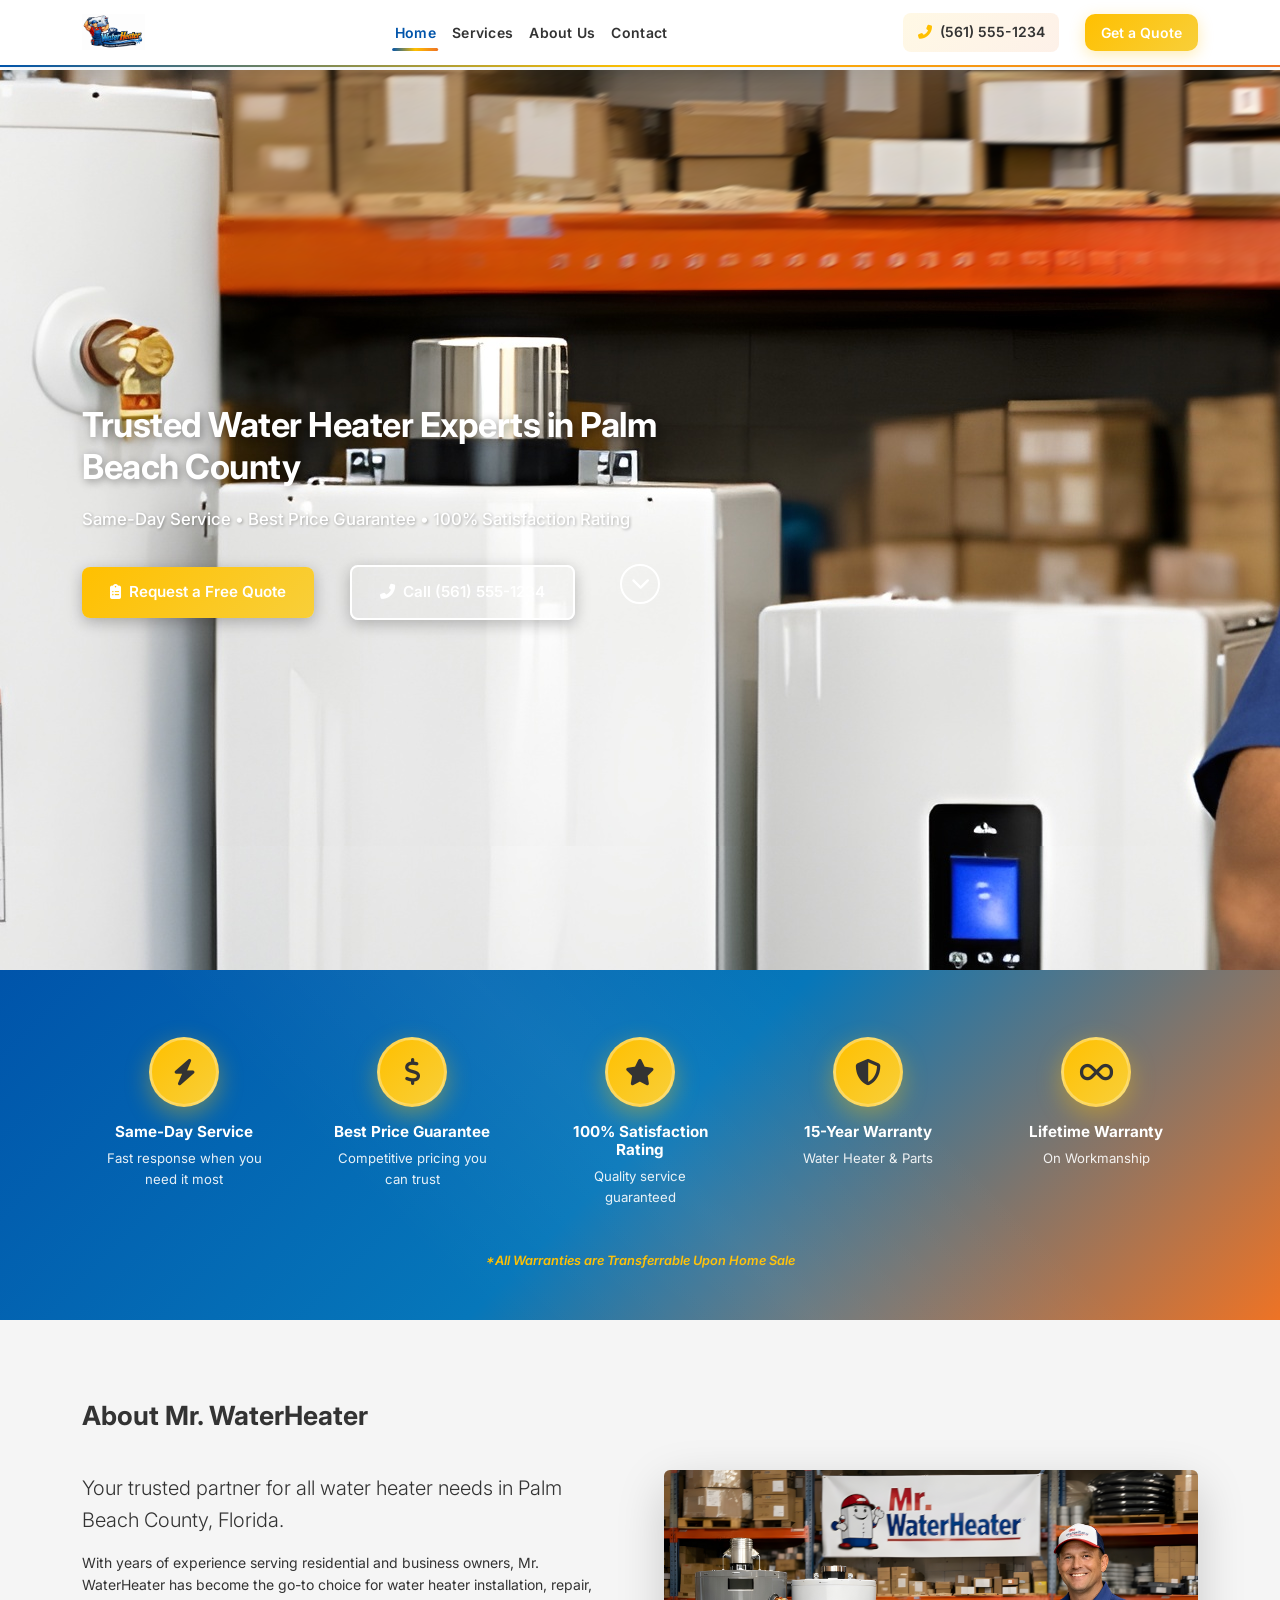
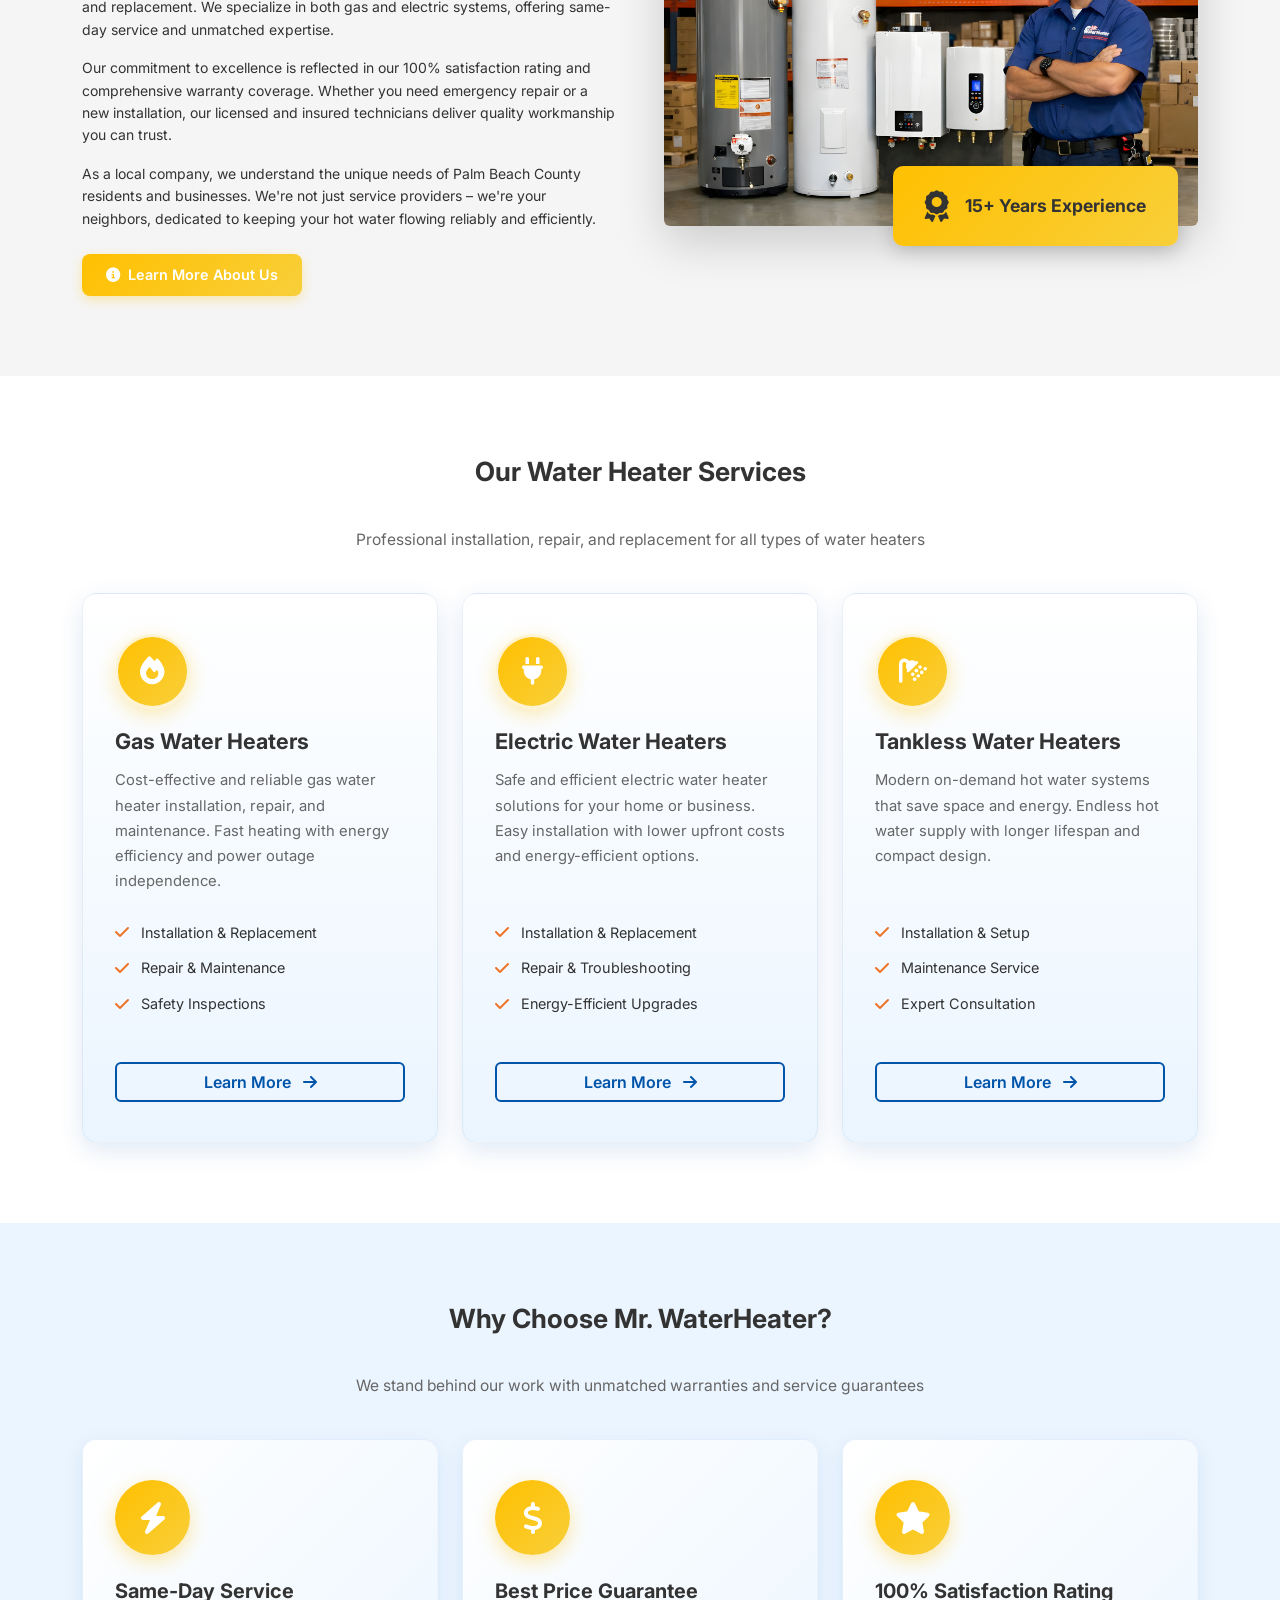
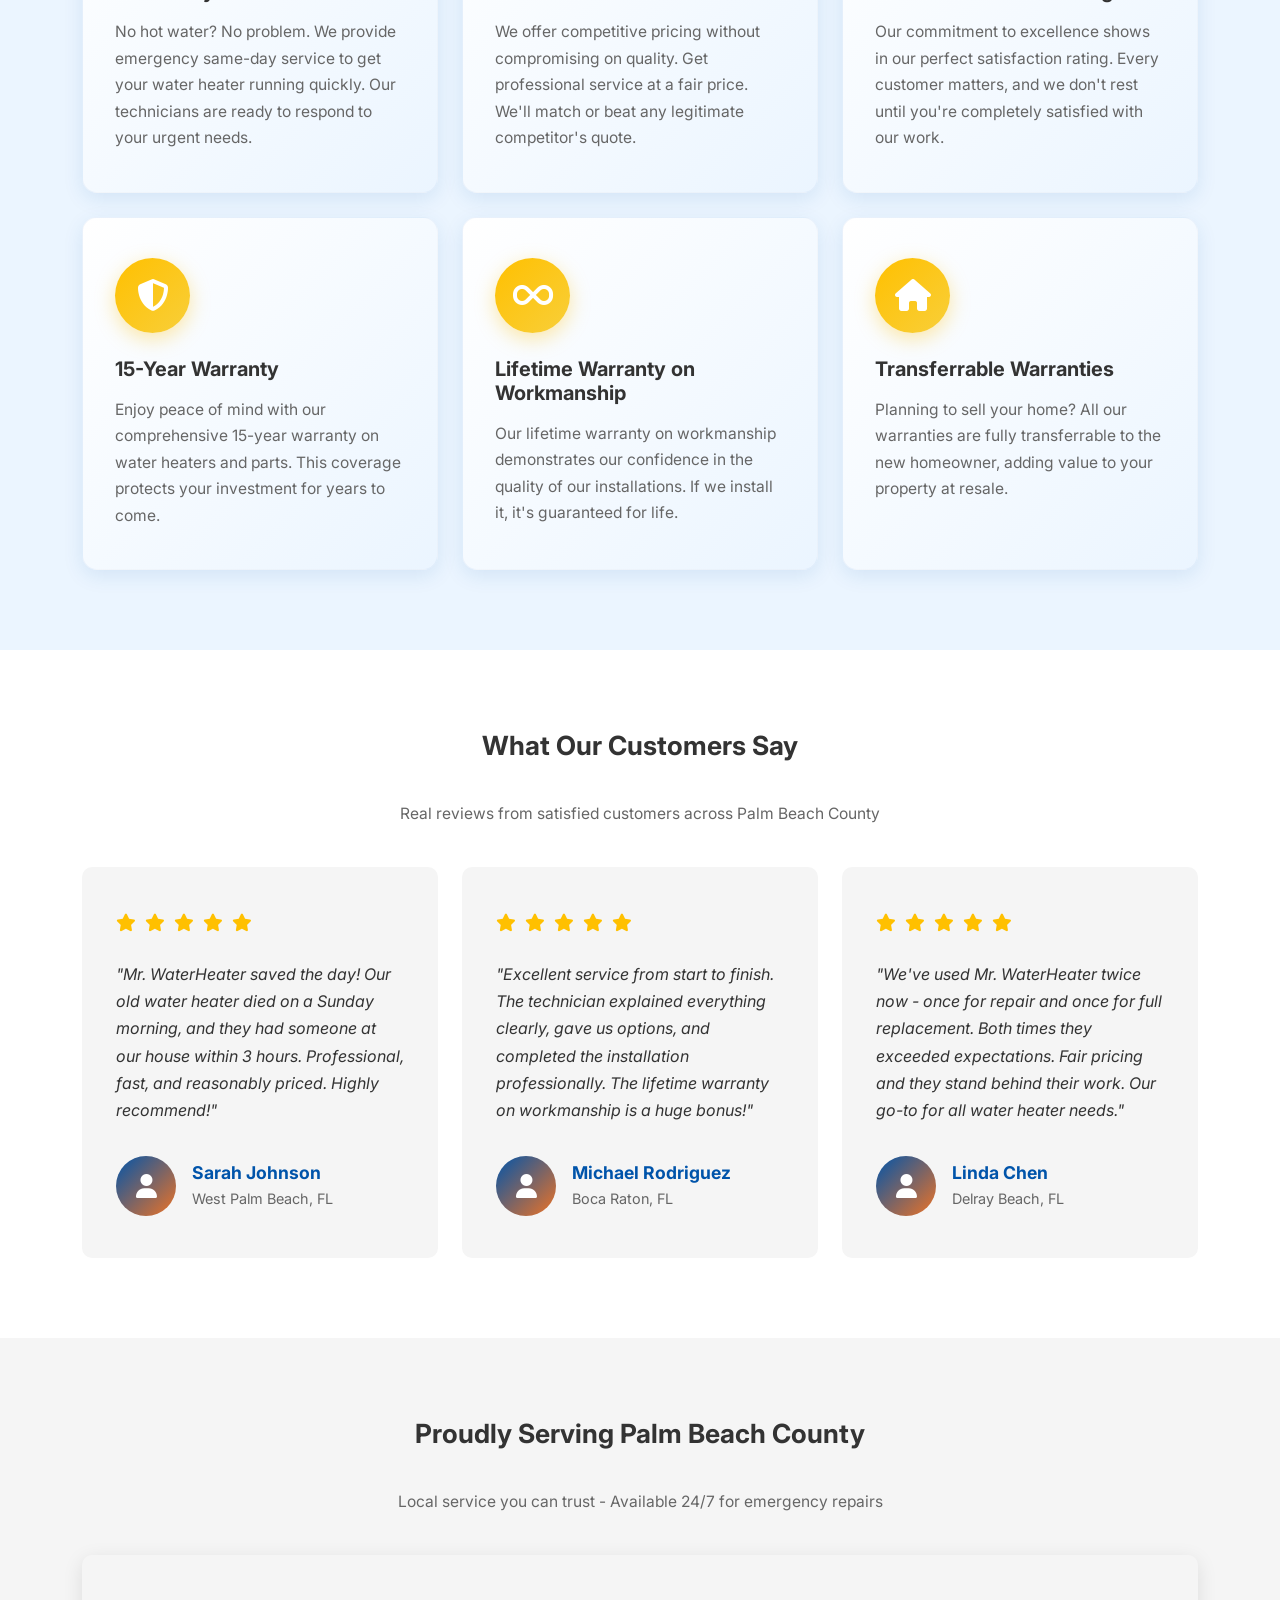
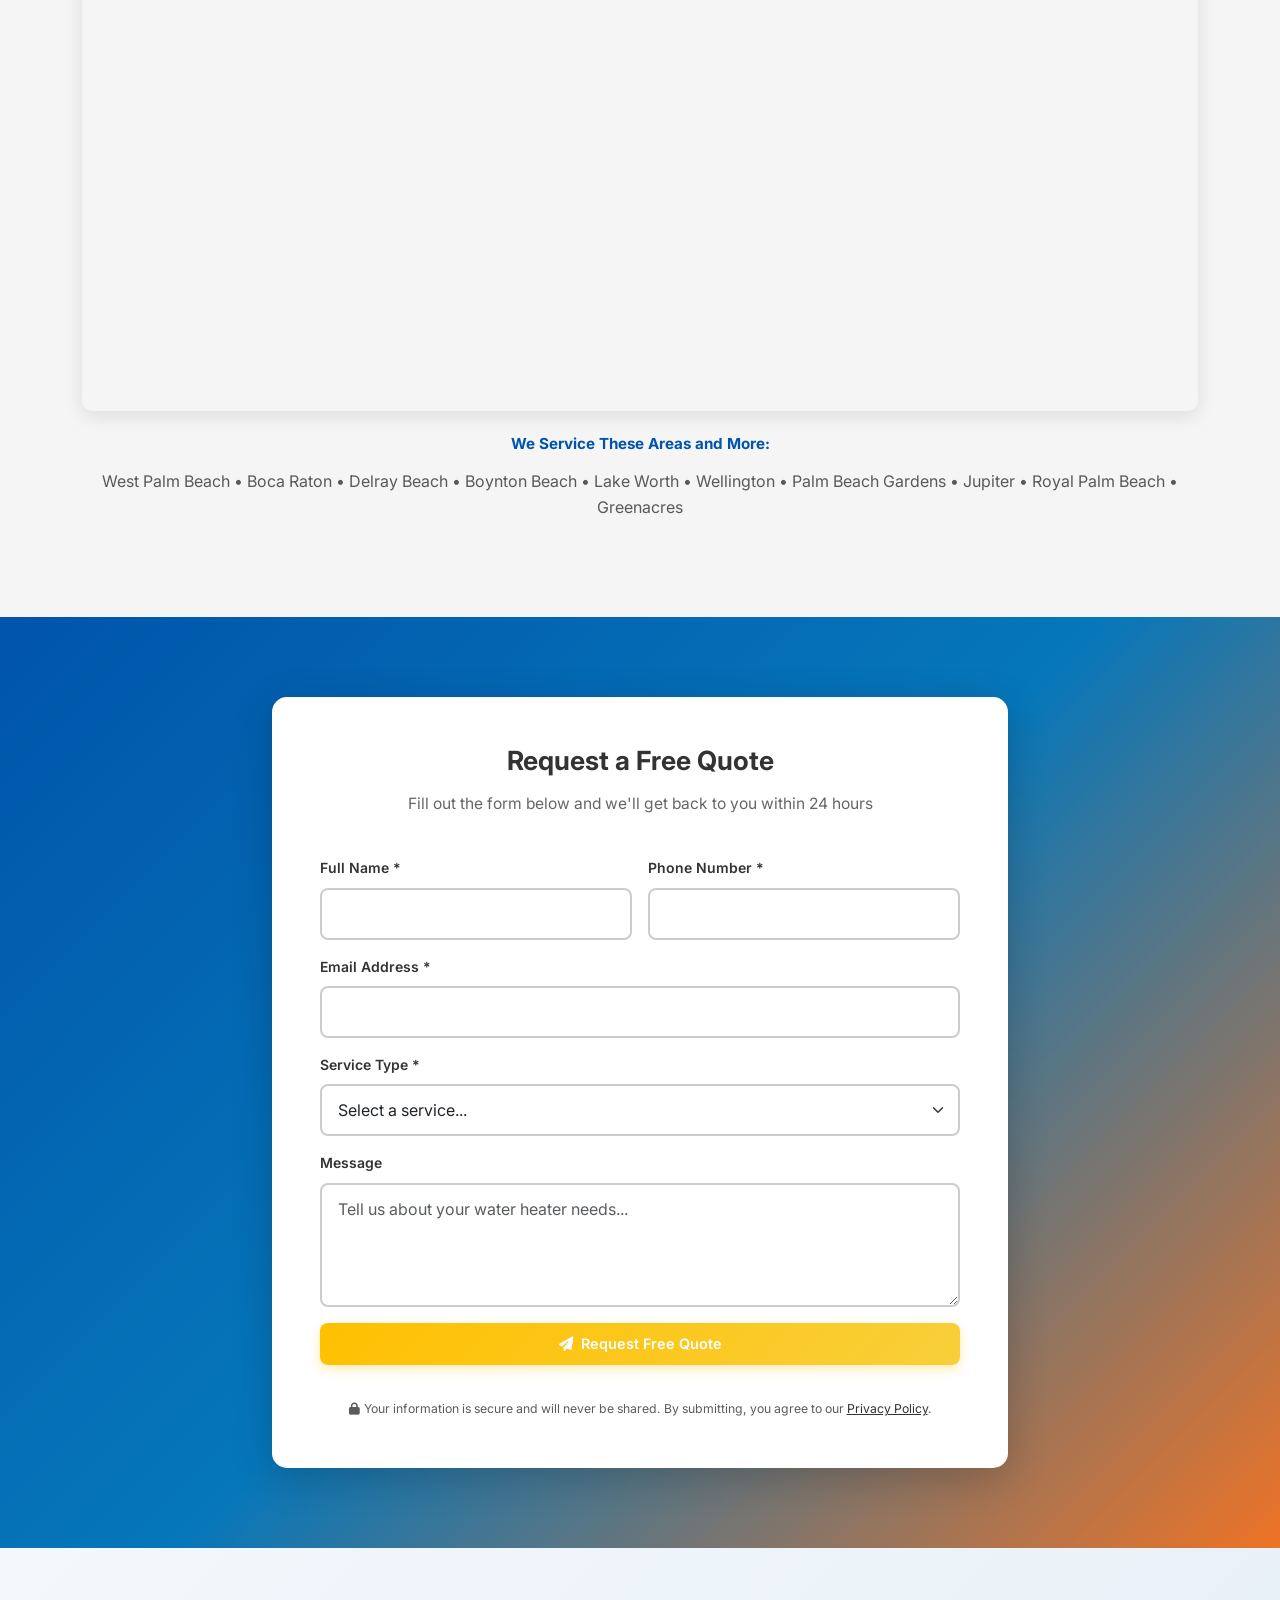
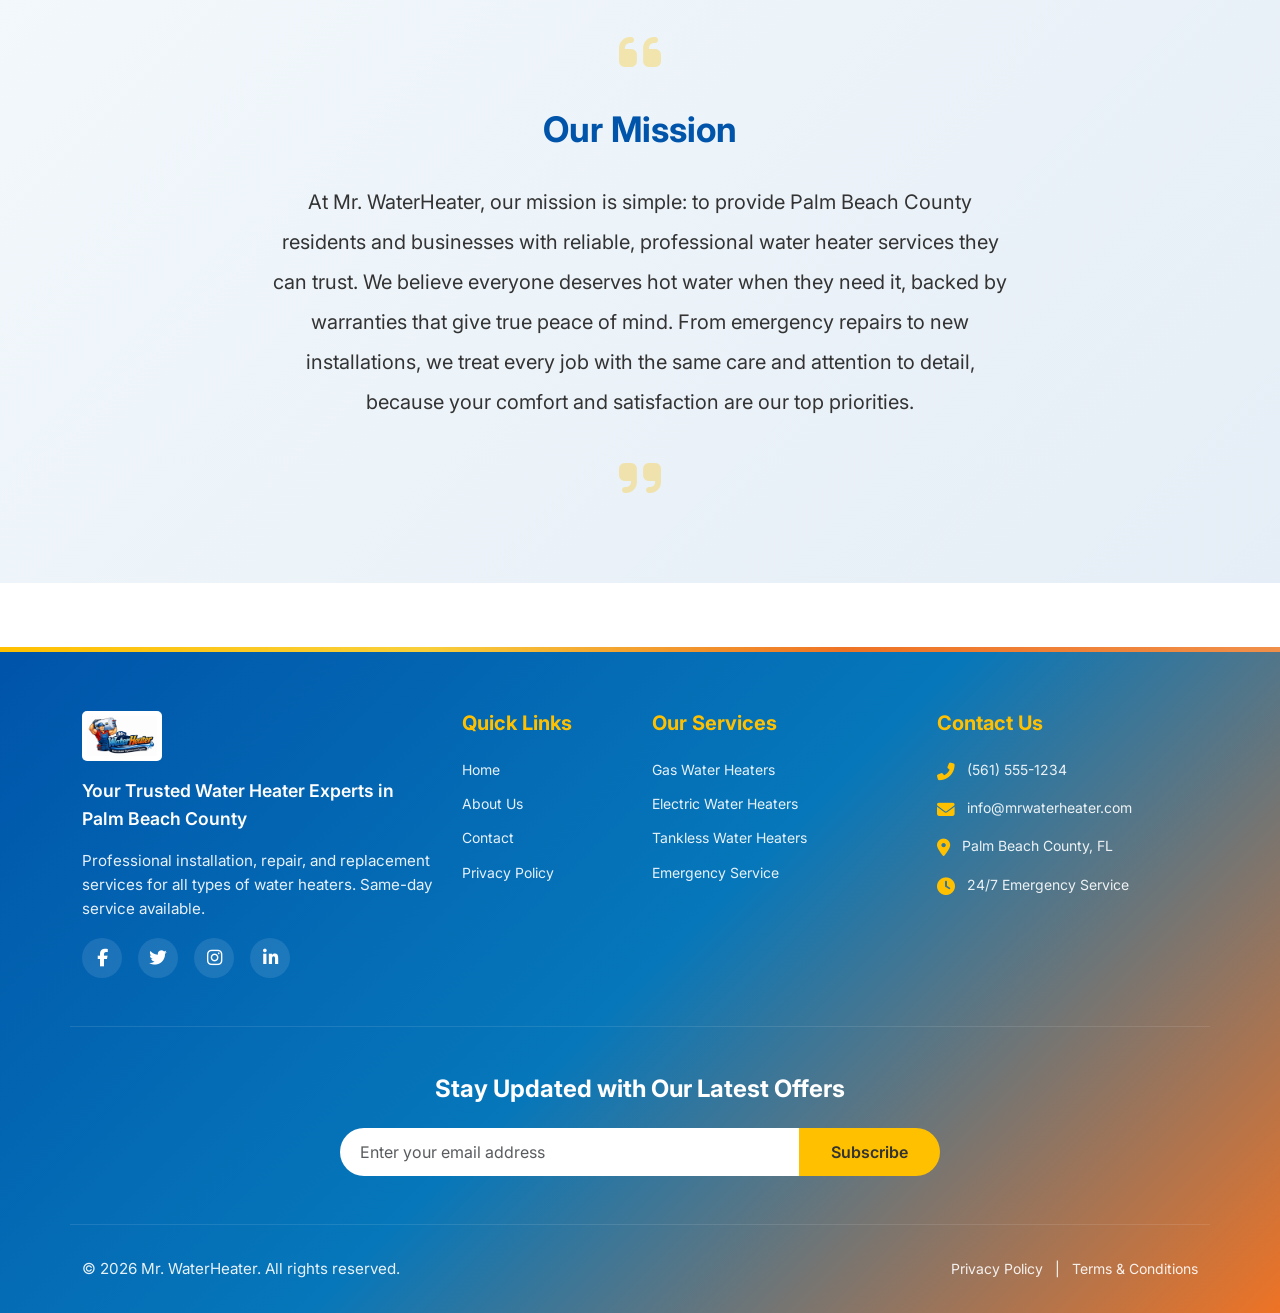
<file: index.html>
<!DOCTYPE html>
<html lang="en">
<head>
    <meta charset="UTF-8">
    <meta name="viewport" content="width=device-width, initial-scale=1.0">
    <meta name="description" content="Mr. WaterHeater - Professional water heater installation, repair, and replacement services in Palm Beach County, Florida. Same-Day Service. Best Price Guarantee.">
    <title>Mr. WaterHeater - Professional Water Heater Services in Palm Beach County, FL</title>
    
    <!-- Bootstrap CSS -->
    <link href="https://cdn.jsdelivr.net/npm/bootstrap@5.3.2/dist/css/bootstrap.min.css" rel="stylesheet">
    <!-- Font Awesome -->
    <link rel="stylesheet" href="https://cdnjs.cloudflare.com/ajax/libs/font-awesome/6.5.1/css/all.min.css">
    <!-- Google Fonts -->
    <link href="https://fonts.googleapis.com/css2?family=Inter:wght@400;500;600;700&display=swap" rel="stylesheet">
    <!-- Custom CSS -->
    <link rel="stylesheet" href="css/style.css">
</head>
<body>
    
    <!-- Page Loader -->
    <div class="page-loader">
        <div class="loader-content">
            <div class="screwdriver-loader">
                <div class="screw"></div>
                <div class="screwdriver"></div>
            </div>
            <div class="loader-text">Loading...</div>
        </div>
    </div>

    <!-- Navigation -->
    <nav class="navbar navbar-expand-lg navbar-light">
        <div class="container">
            <!-- Logo -->
            <a class="navbar-brand" href="index.html">
                <img src="assets/Mr. WaterHeater Logo v1.jpg" alt="Mr. WaterHeater Logo" class="logo">
            </a>

            <!-- Mobile Toggle Button -->
            <button class="navbar-toggler" type="button" data-bs-toggle="collapse" data-bs-target="#navbarNav" 
                    aria-controls="navbarNav" aria-expanded="false" aria-label="Toggle navigation">
                <span class="navbar-toggler-icon"></span>
            </button>

            <!-- Navigation Menu -->
            <div class="collapse navbar-collapse" id="navbarNav">
                <ul class="navbar-nav mx-auto">
                    <li class="nav-item">
                        <a class="nav-link active" href="index.html">Home</a>
                    </li>
                    <li class="nav-item dropdown">
                        <a class="nav-link dropdown-toggle" href="#" id="servicesDropdown" role="button" 
                           data-bs-toggle="dropdown" aria-expanded="false">
                            Services
                        </a>
                        <ul class="dropdown-menu" aria-labelledby="servicesDropdown">
                            <li><a class="dropdown-item" href="gas-water-heaters.html">Gas Water Heaters</a></li>
                            <li><a class="dropdown-item" href="electric-water-heaters.html">Electric Water Heaters</a></li>
                            <li><a class="dropdown-item" href="tankless-water-heaters.html">Tankless Water Heaters</a></li>
                        </ul>
                    </li>
                    <li class="nav-item">
                        <a class="nav-link" href="about.html">About Us</a>
                    </li>
                    <li class="nav-item">
                        <a class="nav-link" href="contact.html">Contact</a>
                    </li>
                </ul>

                <!-- Phone Number & CTA -->
                <div class="navbar-actions d-flex align-items-center">
                    <a href="tel:+15615551234" class="phone-number me-3">
                        <i class="fas fa-phone-alt me-2"></i>
                        <span>(561) 555-1234</span>
                    </a>
                    <a href="contact.html" class="btn btn-primary btn-nav-cta">Get a Quote</a>
                </div>
            </div>
        </div>
    </nav>

    <!-- Hero Section -->
    <section class="hero-section">
        <!-- Video Background -->
        <video class="hero-video" autoplay muted loop playsinline poster="assets/Water Heaters in Warehouse HD.png">
            <source src="assets/Man Standing In Front of Van Hero Banner Video.mp4" type="video/mp4">
            Your browser does not support the video tag.
        </video>

        <!-- Overlay -->
        <div class="hero-overlay"></div>

        <!-- Content -->
        <div class="hero-content">
            <div class="container">
                <div class="row">
                    <div class="col-lg-7 col-md-8">
                        <h1 class="hero-title animate-fade-in">
                            Trusted Water Heater Experts in Palm Beach County
                        </h1>
                        <p class="hero-subtitle animate-fade-in-delay">
                            Same-Day Service • Best Price Guarantee • 100% Satisfaction Rating
                        </p>
                        <div class="hero-buttons animate-slide-up">
                            <a href="contact.html" class="btn btn-primary btn-lg me-3 mb-3">
                                <i class="fas fa-clipboard-list me-2"></i>Request a Free Quote
                            </a>
                            <a href="tel:+15615551234" class="btn btn-outline btn-lg mb-3">
                                <i class="fas fa-phone-alt me-2"></i>Call (561) 555-1234
                            </a>
                        </div>
                    </div>
                </div>
                <div class="hero-scroll-indicator">
                    <a href="#key-points" class="scroll-down">
                        <i class="fas fa-chevron-down"></i>
                    </a>
                </div>
            </div>
        </div>
    </section>

    <!-- 5 Key Points Banner -->
    <section class="key-points-banner" id="key-points">
        <div class="container">
            <div class="row g-4">
                <!-- Point 1: Same-Day Service -->
                <div class="col-lg col-md-6 animate-on-scroll">
                    <div class="key-point-item">
                        <div class="key-point-icon">
                            <i class="fas fa-bolt"></i>
                        </div>
                        <h4 class="key-point-title">Same-Day Service</h4>
                        <p class="key-point-text">Fast response when you need it most</p>
                    </div>
                </div>

                <!-- Point 2: Best Price Guarantee -->
                <div class="col-lg col-md-6 animate-on-scroll">
                    <div class="key-point-item">
                        <div class="key-point-icon">
                            <i class="fas fa-dollar-sign"></i>
                        </div>
                        <h4 class="key-point-title">Best Price Guarantee</h4>
                        <p class="key-point-text">Competitive pricing you can trust</p>
                    </div>
                </div>

                <!-- Point 3: 100% Satisfaction -->
                <div class="col-lg col-md-6 animate-on-scroll">
                    <div class="key-point-item">
                        <div class="key-point-icon">
                            <i class="fas fa-star"></i>
                        </div>
                        <h4 class="key-point-title">100% Satisfaction Rating</h4>
                        <p class="key-point-text">Quality service guaranteed</p>
                    </div>
                </div>

                <!-- Point 4: 15-Year Warranty -->
                <div class="col-lg col-md-6 animate-on-scroll">
                    <div class="key-point-item">
                        <div class="key-point-icon">
                            <i class="fas fa-shield-alt"></i>
                        </div>
                        <h4 class="key-point-title">15-Year Warranty</h4>
                        <p class="key-point-text">Water Heater & Parts</p>
                    </div>
                </div>

                <!-- Point 5: Lifetime Warranty -->
                <div class="col-lg col-md-6 animate-on-scroll">
                    <div class="key-point-item">
                        <div class="key-point-icon">
                            <i class="fas fa-infinity"></i>
                        </div>
                        <h4 class="key-point-title">Lifetime Warranty</h4>
                        <p class="key-point-text">On Workmanship</p>
                    </div>
                </div>
            </div>

            <!-- Warranty Note -->
            <div class="row mt-4">
                <div class="col-12 text-center">
                    <p class="warranty-note">*All Warranties are Transferrable Upon Home Sale</p>
                </div>
            </div>
        </div>
    </section>

    <!-- About Us Section -->
    <section class="about-section">
        <div class="container">
            <div class="row align-items-center g-5">
                <!-- Text Content -->
                <div class="col-lg-6 animate-on-scroll">
                    <h2 class="section-title text-start">About Mr. WaterHeater</h2>
                    <p class="lead">Your trusted partner for all water heater needs in Palm Beach County, Florida.</p>
                    
                    <p>With years of experience serving residential and business owners, Mr. WaterHeater has become the go-to choice for water heater installation, repair, and replacement. We specialize in both gas and electric systems, offering same-day service and unmatched expertise.</p>
                    
                    <p>Our commitment to excellence is reflected in our 100% satisfaction rating and comprehensive warranty coverage. Whether you need emergency repair or a new installation, our licensed and insured technicians deliver quality workmanship you can trust.</p>
                    
                    <p class="mb-4">As a local company, we understand the unique needs of Palm Beach County residents and businesses. We're not just service providers – we're your neighbors, dedicated to keeping your hot water flowing reliably and efficiently.</p>
                    
                    <a href="about.html" class="btn btn-primary btn-lg">
                        <i class="fas fa-info-circle me-2"></i>Learn More About Us
                    </a>
                </div>

                <!-- Image -->
                <div class="col-lg-6 animate-on-scroll">
                    <div class="about-image-wrapper">
                        <img src="assets/Water Heaters in Warehouse HD.png" alt="Water Heaters in Warehouse" class="img-fluid rounded shadow-lg">
                        <div class="about-badge">
                            <div class="badge-content">
                                <i class="fas fa-award"></i>
                                <span>15+ Years Experience</span>
                            </div>
                        </div>
                    </div>
                </div>
            </div>
        </div>
    </section>

    <!-- Services Section -->
    <section class="services-section">
        <div class="container">
            <h2 class="section-title">Our Water Heater Services</h2>
            <p class="section-subtitle">Professional installation, repair, and replacement for all types of water heaters</p>

            <div class="row g-4">
                <!-- Service 1: Gas Water Heaters -->
                <div class="col-lg-4 col-md-6 animate-on-scroll">
                    <div class="service-card">
                        <div class="service-icon">
                            <i class="fas fa-fire"></i>
                        </div>
                        <h3 class="service-title">Gas Water Heaters</h3>
                        <p class="service-description">Cost-effective and reliable gas water heater installation, repair, and maintenance. Fast heating with energy efficiency and power outage independence.</p>
                        <ul class="service-features">
                            <li><i class="fas fa-check"></i>Installation & Replacement</li>
                            <li><i class="fas fa-check"></i>Repair & Maintenance</li>
                            <li><i class="fas fa-check"></i>Safety Inspections</li>
                        </ul>
                        <a href="gas-water-heaters.html" class="btn btn-outline-primary w-100 mt-3">
                            Learn More <i class="fas fa-arrow-right ms-2"></i>
                        </a>
                    </div>
                </div>

                <!-- Service 2: Electric Water Heaters -->
                <div class="col-lg-4 col-md-6 animate-on-scroll">
                    <div class="service-card">
                        <div class="service-icon">
                            <i class="fas fa-plug"></i>
                        </div>
                        <h3 class="service-title">Electric Water Heaters</h3>
                        <p class="service-description">Safe and efficient electric water heater solutions for your home or business. Easy installation with lower upfront costs and energy-efficient options.</p>
                        <ul class="service-features">
                            <li><i class="fas fa-check"></i>Installation & Replacement</li>
                            <li><i class="fas fa-check"></i>Repair & Troubleshooting</li>
                            <li><i class="fas fa-check"></i>Energy-Efficient Upgrades</li>
                        </ul>
                        <a href="electric-water-heaters.html" class="btn btn-outline-primary w-100 mt-3">
                            Learn More <i class="fas fa-arrow-right ms-2"></i>
                        </a>
                    </div>
                </div>

                <!-- Service 3: Tankless Water Heaters -->
                <div class="col-lg-4 col-md-6 animate-on-scroll">
                    <div class="service-card">
                        <div class="service-icon">
                            <i class="fas fa-shower"></i>
                        </div>
                        <h3 class="service-title">Tankless Water Heaters</h3>
                        <p class="service-description">Modern on-demand hot water systems that save space and energy. Endless hot water supply with longer lifespan and compact design.</p>
                        <ul class="service-features">
                            <li><i class="fas fa-check"></i>Installation & Setup</li>
                            <li><i class="fas fa-check"></i>Maintenance Service</li>
                            <li><i class="fas fa-check"></i>Expert Consultation</li>
                        </ul>
                        <a href="tankless-water-heaters.html" class="btn btn-outline-primary w-100 mt-3">
                            Learn More <i class="fas fa-arrow-right ms-2"></i>
                        </a>
                    </div>
                </div>
            </div>
        </div>
    </section>

    <!-- Why Choose Us Section -->
    <section class="why-choose-section">
        <div class="container">
            <h2 class="section-title">Why Choose Mr. WaterHeater?</h2>
            <p class="section-subtitle">We stand behind our work with unmatched warranties and service guarantees</p>

            <div class="row g-4">
                <!-- Feature 1 -->
                <div class="col-lg-4 col-md-6 animate-on-scroll">
                    <div class="feature-box">
                        <div class="feature-icon">
                            <i class="fas fa-bolt"></i>
                        </div>
                        <h4 class="feature-title">Same-Day Service</h4>
                        <p class="feature-text">No hot water? No problem. We provide emergency same-day service to get your water heater running quickly. Our technicians are ready to respond to your urgent needs.</p>
                    </div>
                </div>

                <!-- Feature 2 -->
                <div class="col-lg-4 col-md-6 animate-on-scroll">
                    <div class="feature-box">
                        <div class="feature-icon">
                            <i class="fas fa-dollar-sign"></i>
                        </div>
                        <h4 class="feature-title">Best Price Guarantee</h4>
                        <p class="feature-text">We offer competitive pricing without compromising on quality. Get professional service at a fair price. We'll match or beat any legitimate competitor's quote.</p>
                    </div>
                </div>

                <!-- Feature 3 -->
                <div class="col-lg-4 col-md-6 animate-on-scroll">
                    <div class="feature-box">
                        <div class="feature-icon">
                            <i class="fas fa-star"></i>
                        </div>
                        <h4 class="feature-title">100% Satisfaction Rating</h4>
                        <p class="feature-text">Our commitment to excellence shows in our perfect satisfaction rating. Every customer matters, and we don't rest until you're completely satisfied with our work.</p>
                    </div>
                </div>

                <!-- Feature 4 -->
                <div class="col-lg-4 col-md-6 animate-on-scroll">
                    <div class="feature-box">
                        <div class="feature-icon">
                            <i class="fas fa-shield-alt"></i>
                        </div>
                        <h4 class="feature-title">15-Year Warranty</h4>
                        <p class="feature-text">Enjoy peace of mind with our comprehensive 15-year warranty on water heaters and parts. This coverage protects your investment for years to come.</p>
                    </div>
                </div>

                <!-- Feature 5 -->
                <div class="col-lg-4 col-md-6 animate-on-scroll">
                    <div class="feature-box">
                        <div class="feature-icon">
                            <i class="fas fa-infinity"></i>
                        </div>
                        <h4 class="feature-title">Lifetime Warranty on Workmanship</h4>
                        <p class="feature-text">Our lifetime warranty on workmanship demonstrates our confidence in the quality of our installations. If we install it, it's guaranteed for life.</p>
                    </div>
                </div>

                <!-- Feature 6 -->
                <div class="col-lg-4 col-md-6 animate-on-scroll">
                    <div class="feature-box">
                        <div class="feature-icon">
                            <i class="fas fa-home"></i>
                        </div>
                        <h4 class="feature-title">Transferrable Warranties</h4>
                        <p class="feature-text">Planning to sell your home? All our warranties are fully transferrable to the new homeowner, adding value to your property at resale.</p>
                    </div>
                </div>
            </div>
        </div>
    </section>

    <!-- Testimonials Section -->
    <section class="testimonials-section">
        <div class="container">
            <h2 class="section-title">What Our Customers Say</h2>
            <p class="section-subtitle">Real reviews from satisfied customers across Palm Beach County</p>

            <div class="row g-4">
                <!-- Testimonial 1 -->
                <div class="col-lg-4 col-md-6 animate-on-scroll">
                    <div class="testimonial-card">
                        <div class="testimonial-rating">
                            <i class="fas fa-star"></i>
                            <i class="fas fa-star"></i>
                            <i class="fas fa-star"></i>
                            <i class="fas fa-star"></i>
                            <i class="fas fa-star"></i>
                        </div>
                        <p class="testimonial-text">"Mr. WaterHeater saved the day! Our old water heater died on a Sunday morning, and they had someone at our house within 3 hours. Professional, fast, and reasonably priced. Highly recommend!"</p>
                        <div class="testimonial-author">
                            <div class="author-avatar">
                                <i class="fas fa-user"></i>
                            </div>
                            <div class="author-info">
                                <h5 class="author-name">Sarah Johnson</h5>
                                <p class="author-location">West Palm Beach, FL</p>
                            </div>
                        </div>
                    </div>
                </div>

                <!-- Testimonial 2 -->
                <div class="col-lg-4 col-md-6 animate-on-scroll">
                    <div class="testimonial-card">
                        <div class="testimonial-rating">
                            <i class="fas fa-star"></i>
                            <i class="fas fa-star"></i>
                            <i class="fas fa-star"></i>
                            <i class="fas fa-star"></i>
                            <i class="fas fa-star"></i>
                        </div>
                        <p class="testimonial-text">"Excellent service from start to finish. The technician explained everything clearly, gave us options, and completed the installation professionally. The lifetime warranty on workmanship is a huge bonus!"</p>
                        <div class="testimonial-author">
                            <div class="author-avatar">
                                <i class="fas fa-user"></i>
                            </div>
                            <div class="author-info">
                                <h5 class="author-name">Michael Rodriguez</h5>
                                <p class="author-location">Boca Raton, FL</p>
                            </div>
                        </div>
                    </div>
                </div>

                <!-- Testimonial 3 -->
                <div class="col-lg-4 col-md-6 animate-on-scroll">
                    <div class="testimonial-card">
                        <div class="testimonial-rating">
                            <i class="fas fa-star"></i>
                            <i class="fas fa-star"></i>
                            <i class="fas fa-star"></i>
                            <i class="fas fa-star"></i>
                            <i class="fas fa-star"></i>
                        </div>
                        <p class="testimonial-text">"We've used Mr. WaterHeater twice now - once for repair and once for full replacement. Both times they exceeded expectations. Fair pricing and they stand behind their work. Our go-to for all water heater needs."</p>
                        <div class="testimonial-author">
                            <div class="author-avatar">
                                <i class="fas fa-user"></i>
                            </div>
                            <div class="author-info">
                                <h5 class="author-name">Linda Chen</h5>
                                <p class="author-location">Delray Beach, FL</p>
                            </div>
                        </div>
                    </div>
                </div>
            </div>
        </div>
    </section>

    <!-- Service Area Map -->
    <section class="map-section">
        <div class="container">
            <h2 class="section-title">Proudly Serving Palm Beach County</h2>
            <p class="section-subtitle">Local service you can trust - Available 24/7 for emergency repairs</p>

            <div class="row">
                <div class="col-12 animate-on-scroll">
                    <div class="map-container">
                        <iframe src="https://www.google.com/maps/embed?pb=!1m18!1m12!1m3!1d904726.0401356264!2d-80.62893974999999!3d26.709024799999998!2m3!1f0!2f0!3f0!3m2!1i1024!2i768!4f13.1!3m3!1m2!1s0x88d8d2e3c4cd2eaf%3A0x46a88dcae98e738b!2sPalm%20Beach%20County%2C%20FL!5e0!3m2!1sen!2sus!4v1234567890123!5m2!1sen!2sus" 
                                width="100%" 
                                height="450" 
                                style="border:0;" 
                                allowfullscreen="" 
                                loading="lazy" 
                                referrerpolicy="no-referrer-when-downgrade">
                        </iframe>
                    </div>
                    <div class="service-areas text-center mt-4">
                        <h5 class="mb-3">We Service These Areas and More:</h5>
                        <p class="text-muted">
                            West Palm Beach • Boca Raton • Delray Beach • Boynton Beach • Lake Worth • Wellington • 
                            Palm Beach Gardens • Jupiter • Royal Palm Beach • Greenacres
                        </p>
                    </div>
                </div>
            </div>
        </div>
    </section>

    <!-- Quote Request Form -->
    <section class="quote-form-section">
        <div class="container">
            <div class="row">
                <div class="col-lg-8 mx-auto">
                    <div class="quote-form-wrapper animate-on-scroll">
                        <div class="text-center mb-4">
                            <h2 class="section-title mb-3">Request a Free Quote</h2>
                            <p class="section-subtitle">Fill out the form below and we'll get back to you within 24 hours</p>
                        </div>

                        <form class="quote-form needs-validation" novalidate>
                            <div class="row g-3">
                                <div class="col-md-6">
                                    <label for="quoteName" class="form-label">Full Name *</label>
                                    <input type="text" class="form-control" id="quoteName" required>
                                    <div class="invalid-feedback">
                                        Please enter your name.
                                    </div>
                                </div>

                                <div class="col-md-6">
                                    <label for="quotePhone" class="form-label">Phone Number *</label>
                                    <input type="tel" class="form-control" id="quotePhone" required>
                                    <div class="invalid-feedback">
                                        Please enter your phone number.
                                    </div>
                                </div>

                                <div class="col-md-12">
                                    <label for="quoteEmail" class="form-label">Email Address *</label>
                                    <input type="email" class="form-control" id="quoteEmail" required>
                                    <div class="invalid-feedback">
                                        Please enter a valid email address.
                                    </div>
                                </div>

                                <div class="col-md-12">
                                    <label for="quoteService" class="form-label">Service Type *</label>
                                    <select class="form-select" id="quoteService" required>
                                        <option value="" selected disabled>Select a service...</option>
                                        <option value="gas">Gas Water Heater</option>
                                        <option value="electric">Electric Water Heater</option>
                                        <option value="tankless">Tankless Water Heater</option>
                                        <option value="repair">Repair Service</option>
                                        <option value="emergency">Emergency Service</option>
                                        <option value="unsure">Not Sure</option>
                                    </select>
                                    <div class="invalid-feedback">
                                        Please select a service type.
                                    </div>
                                </div>

                                <div class="col-md-12">
                                    <label for="quoteMessage" class="form-label">Message</label>
                                    <textarea class="form-control" id="quoteMessage" rows="4" placeholder="Tell us about your water heater needs..."></textarea>
                                </div>

                                <div class="col-md-12">
                                    <button type="submit" class="btn btn-primary btn-lg w-100">
                                        <i class="fas fa-paper-plane me-2"></i>Request Free Quote
                                    </button>
                                </div>

                                <div class="col-md-12">
                                    <p class="form-note text-center text-muted mt-3 mb-0">
                                        <small><i class="fas fa-lock me-1"></i>Your information is secure and will never be shared. By submitting, you agree to our <a href="privacy.html">Privacy Policy</a>.</small>
                                    </p>
                                </div>
                            </div>
                        </form>
                    </div>
                </div>
            </div>
        </div>
    </section>

    <!-- Mission Statement -->
    <section class="mission-section">
        <div class="container">
            <div class="row">
                <div class="col-lg-8 mx-auto text-center">
                    <div class="mission-content animate-on-scroll">
                        <i class="fas fa-quote-left quote-icon"></i>
                        <h2 class="mission-title">Our Mission</h2>
                        <p class="mission-text">
                            At Mr. WaterHeater, our mission is simple: to provide Palm Beach County residents and businesses with reliable, professional water heater services they can trust. We believe everyone deserves hot water when they need it, backed by warranties that give true peace of mind. From emergency repairs to new installations, we treat every job with the same care and attention to detail, because your comfort and satisfaction are our top priorities.
                        </p>
                        <i class="fas fa-quote-right quote-icon"></i>
                    </div>
                </div>
            </div>
        </div>
    </section>

    <!-- Footer -->
    <footer class="footer">
        <div class="container">
            <div class="row footer-content">
                <!-- Company Info -->
                <div class="col-lg-4 col-md-6 mb-4 mb-lg-0">
                    <img src="assets/Mr. WaterHeater Logo v1.jpg" alt="Mr. WaterHeater Logo" class="footer-logo mb-3">
                    <p class="footer-tagline">Your Trusted Water Heater Experts in Palm Beach County</p>
                    <p class="footer-about">Professional installation, repair, and replacement services for all types of water heaters. Same-day service available.</p>
                    <div class="social-icons mt-3">
                        <a href="#" class="social-icon" aria-label="Facebook"><i class="fab fa-facebook-f"></i></a>
                        <a href="#" class="social-icon" aria-label="Twitter"><i class="fab fa-twitter"></i></a>
                        <a href="#" class="social-icon" aria-label="Instagram"><i class="fab fa-instagram"></i></a>
                        <a href="#" class="social-icon" aria-label="LinkedIn"><i class="fab fa-linkedin-in"></i></a>
                    </div>
                </div>

                <!-- Quick Links -->
                <div class="col-lg-2 col-md-6 mb-4 mb-lg-0">
                    <h5 class="footer-heading">Quick Links</h5>
                    <ul class="footer-links">
                        <li><a href="index.html">Home</a></li>
                        <li><a href="about.html">About Us</a></li>
                        <li><a href="contact.html">Contact</a></li>
                        <li><a href="privacy.html">Privacy Policy</a></li>
                    </ul>
                </div>

                <!-- Services -->
                <div class="col-lg-3 col-md-6 mb-4 mb-lg-0">
                    <h5 class="footer-heading">Our Services</h5>
                    <ul class="footer-links">
                        <li><a href="gas-water-heaters.html">Gas Water Heaters</a></li>
                        <li><a href="electric-water-heaters.html">Electric Water Heaters</a></li>
                        <li><a href="tankless-water-heaters.html">Tankless Water Heaters</a></li>
                        <li><a href="contact.html">Emergency Service</a></li>
                    </ul>
                </div>

                <!-- Contact Info -->
                <div class="col-lg-3 col-md-6 mb-4 mb-lg-0">
                    <h5 class="footer-heading">Contact Us</h5>
                    <ul class="footer-contact">
                        <li>
                            <i class="fas fa-phone-alt"></i>
                            <a href="tel:+15615551234">(561) 555-1234</a>
                        </li>
                        <li>
                            <i class="fas fa-envelope"></i>
                            <a href="mailto:info@mrwaterheater.com">info@mrwaterheater.com</a>
                        </li>
                        <li>
                            <i class="fas fa-map-marker-alt"></i>
                            <span>Palm Beach County, FL</span>
                        </li>
                        <li>
                            <i class="fas fa-clock"></i>
                            <span>24/7 Emergency Service</span>
                        </li>
                    </ul>
                </div>
            </div>

            <!-- Newsletter -->
            <div class="row footer-newsletter">
                <div class="col-lg-8 mx-auto text-center">
                    <h5 class="newsletter-heading">Stay Updated with Our Latest Offers</h5>
                    <form class="newsletter-form">
                        <div class="input-group">
                            <input type="email" class="form-control" placeholder="Enter your email address" required>
                            <button class="btn btn-accent" type="submit">Subscribe</button>
                        </div>
                    </form>
                </div>
            </div>

            <!-- Copyright Bar -->
            <div class="footer-bottom">
                <div class="row align-items-center">
                    <div class="col-md-6 text-center text-md-start">
                        <p class="mb-0">&copy; 2026 Mr. WaterHeater. All rights reserved.</p>
                    </div>
                    <div class="col-md-6 text-center text-md-end">
                        <a href="privacy.html" class="footer-bottom-link">Privacy Policy</a>
                        <span class="mx-2">|</span>
                        <a href="privacy.html" class="footer-bottom-link">Terms & Conditions</a>
                    </div>
                </div>
            </div>
        </div>
    </footer>

    <!-- Bootstrap JS -->
    <script src="https://cdn.jsdelivr.net/npm/bootstrap@5.3.2/dist/js/bootstrap.bundle.min.js"></script>
    <!-- Custom JS -->
    <script src="js/main.js"></script>
    
    <!-- Page Loader Script -->
    <script>
        window.addEventListener('load', function() {
            const loader = document.querySelector('.page-loader');
            setTimeout(() => {
                loader.classList.add('hidden');
            }, 800);
        });
    </script>
</body>
</html>
</file>
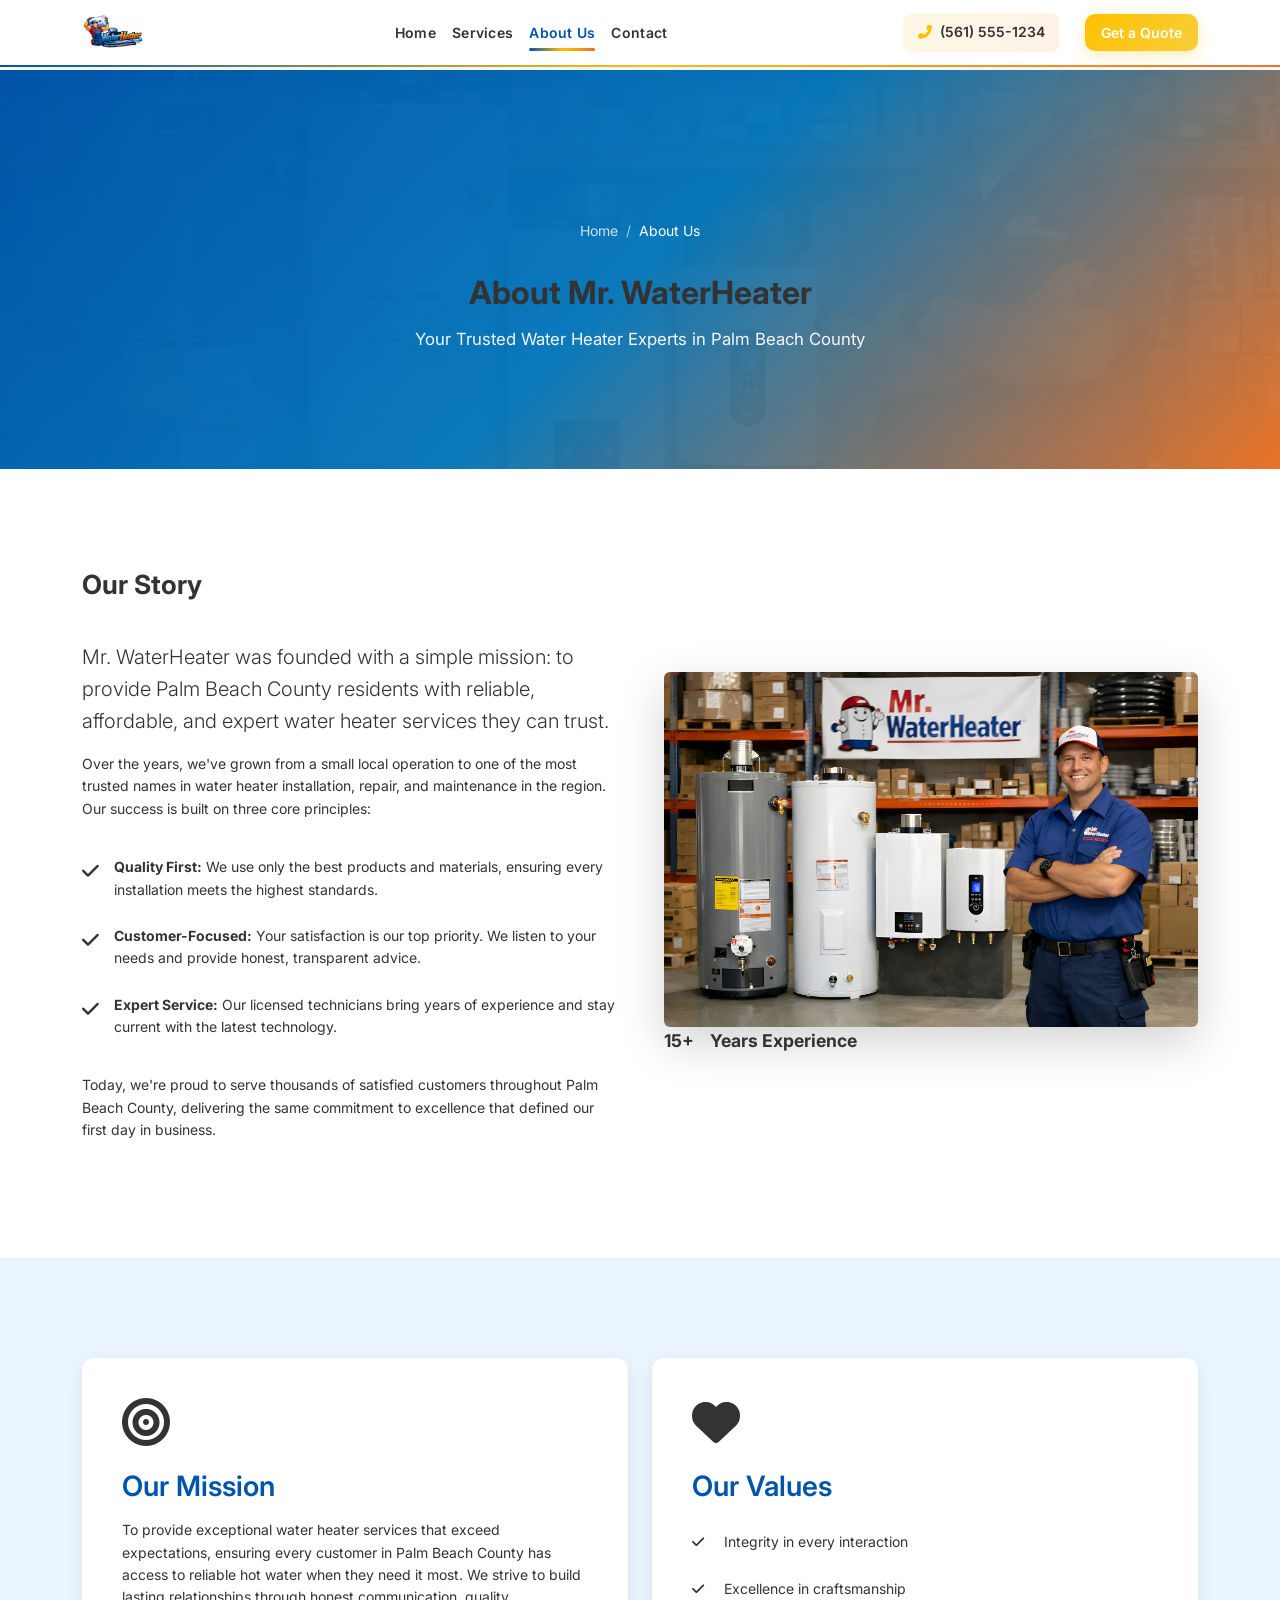
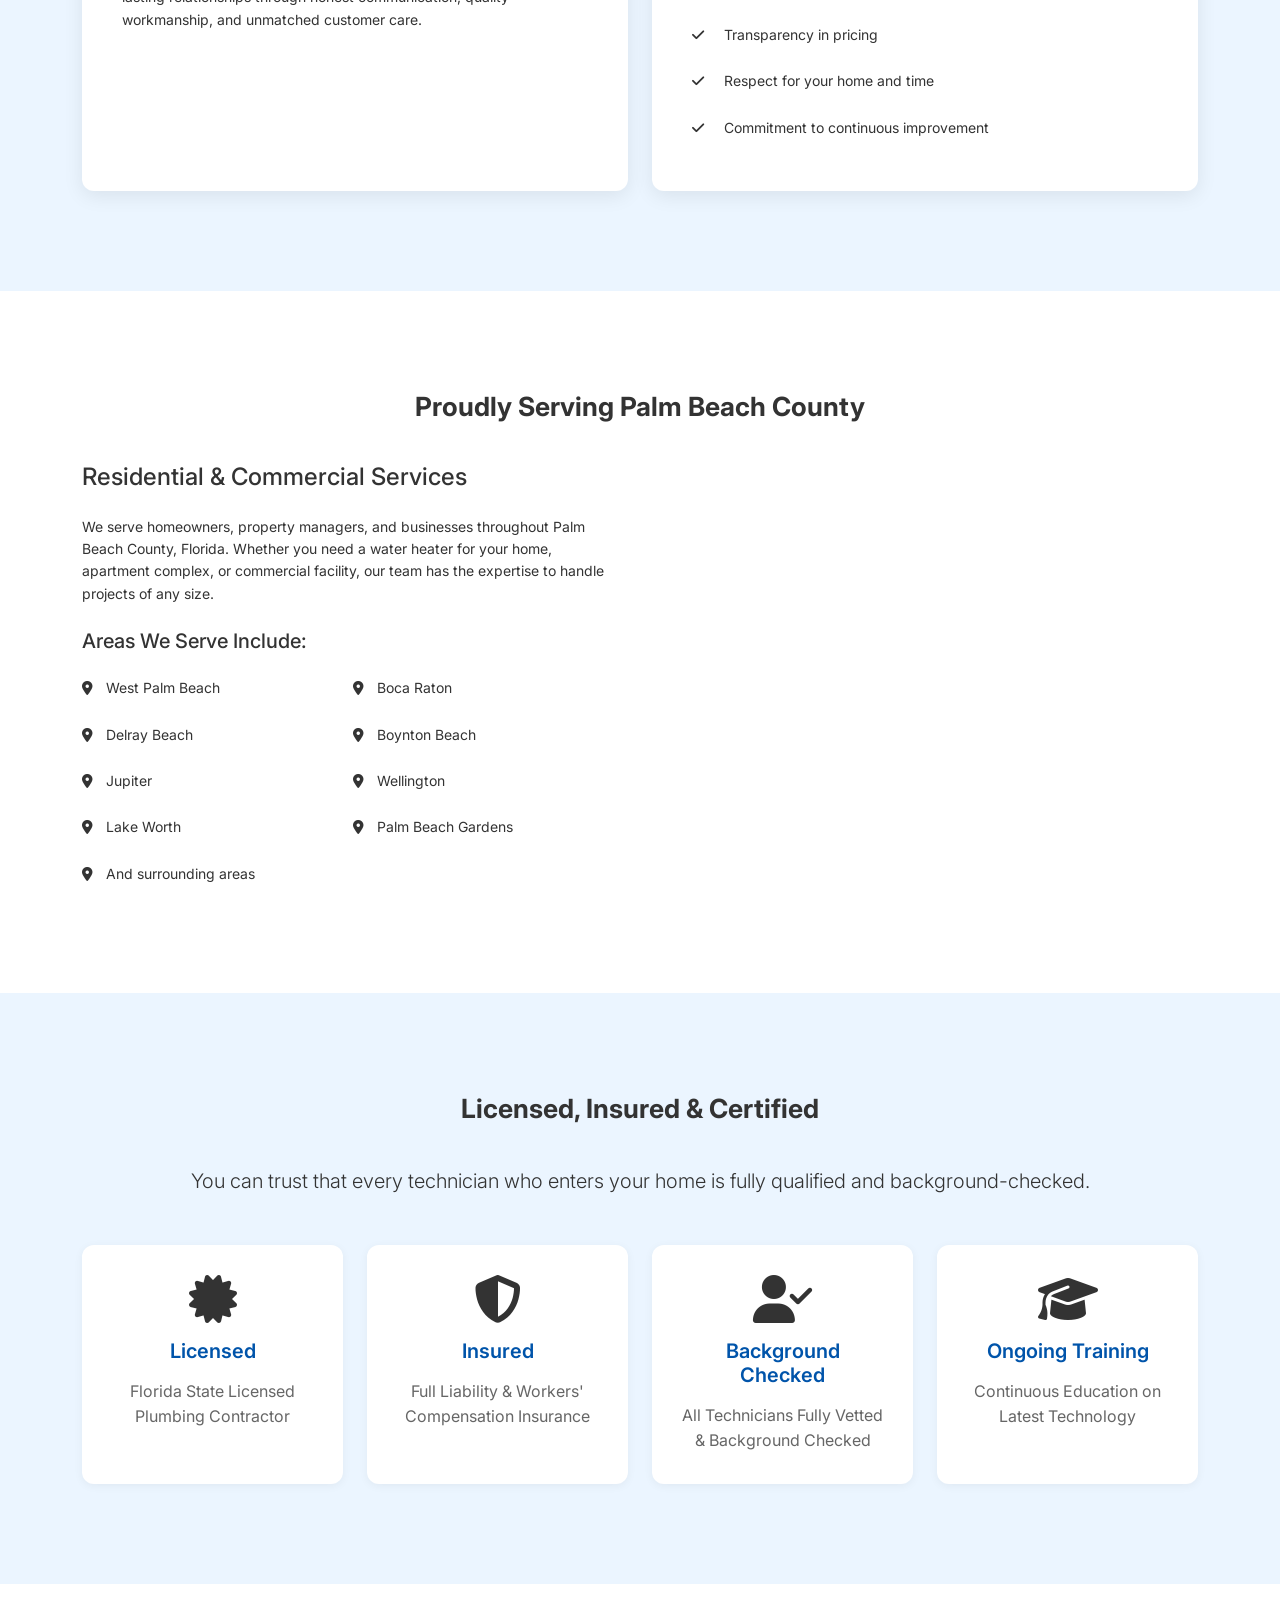
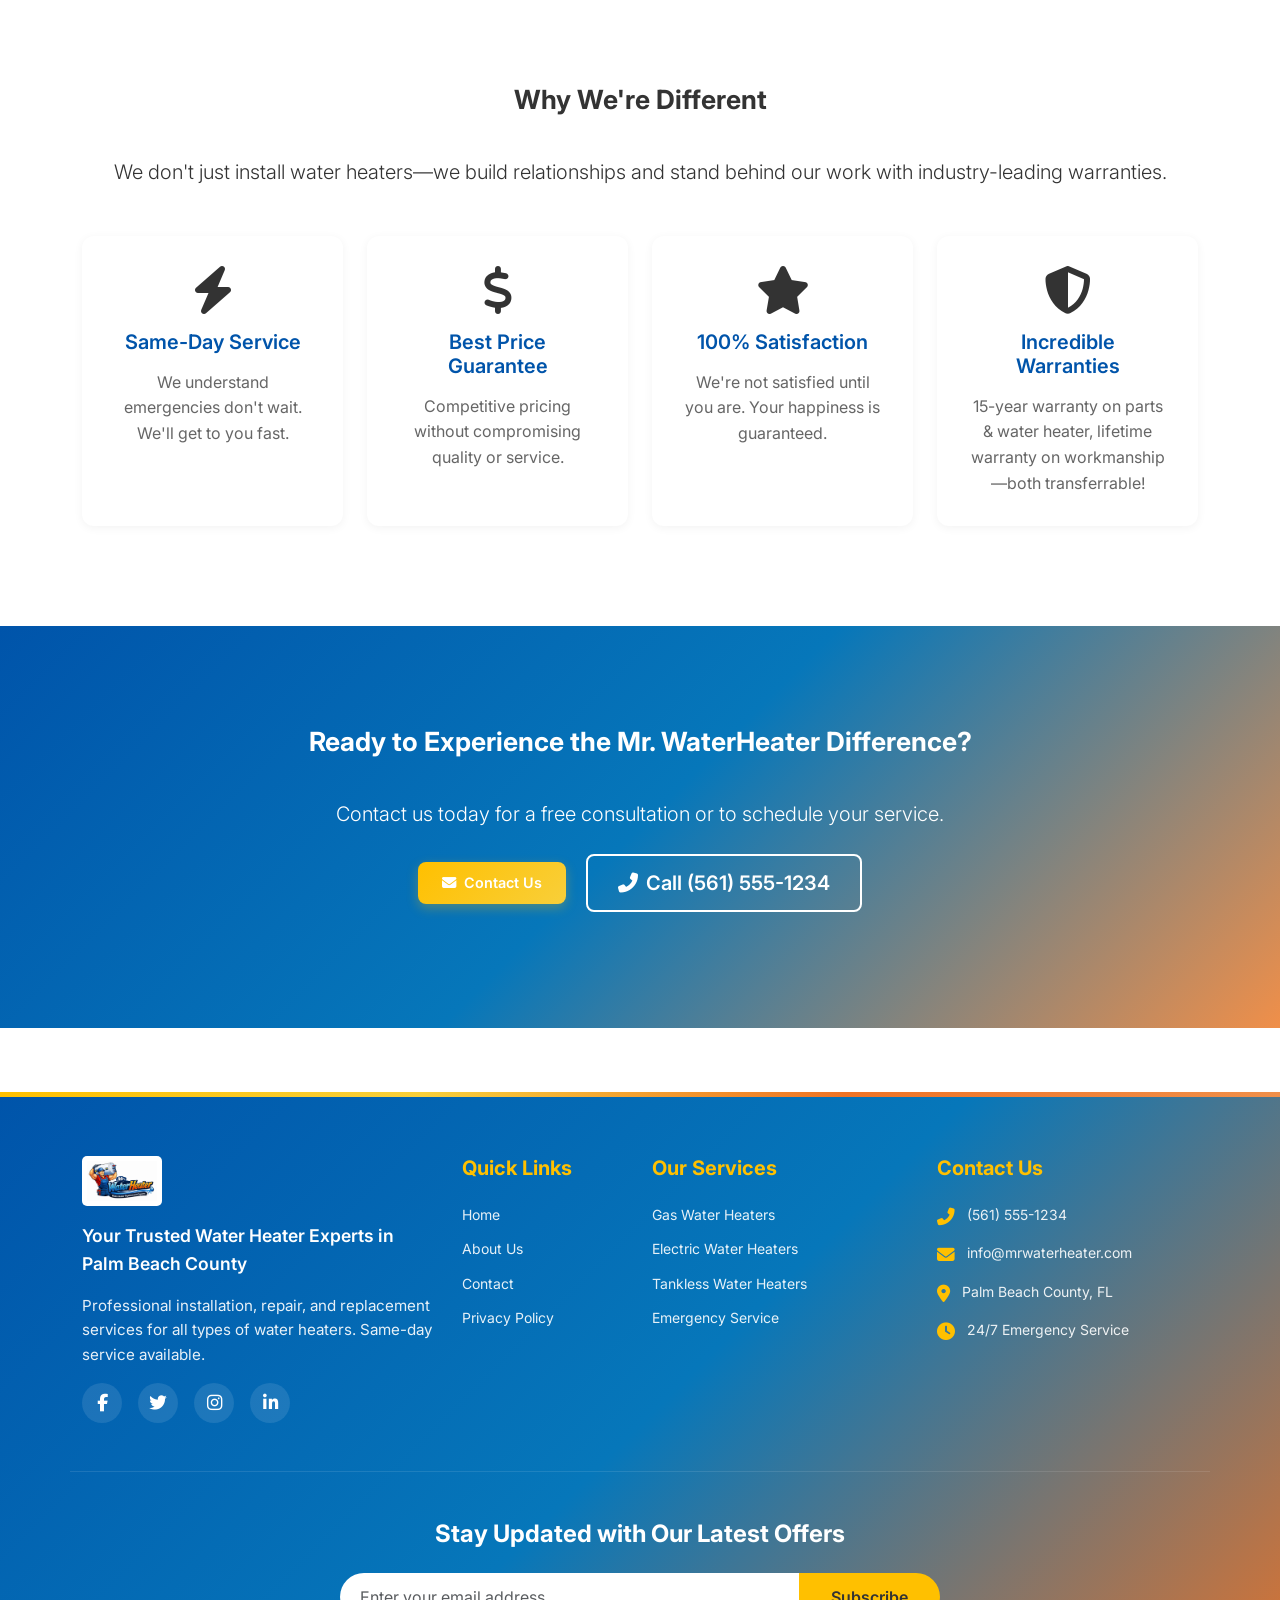
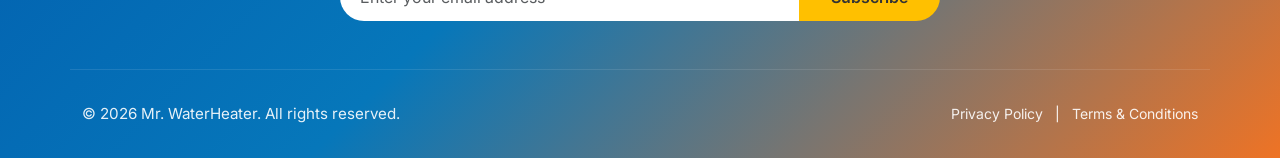
<file: about.html>
<!DOCTYPE html>
<html lang="en">
<head>
    <meta charset="UTF-8">
    <meta name="viewport" content="width=device-width, initial-scale=1.0">
    <meta name="description" content="About Mr. WaterHeater - Your trusted water heater experts in Palm Beach County, Florida. Learn about our mission, values, and commitment to excellence.">
    <title>About Us - Mr. WaterHeater | Palm Beach County Water Heater Experts</title>
    
    <!-- Bootstrap CSS -->
    <link href="https://cdn.jsdelivr.net/npm/bootstrap@5.3.2/dist/css/bootstrap.min.css" rel="stylesheet">
    <!-- Font Awesome -->
    <link rel="stylesheet" href="https://cdnjs.cloudflare.com/ajax/libs/font-awesome/6.5.1/css/all.min.css">
    <!-- Google Fonts -->
    <link href="https://fonts.googleapis.com/css2?family=Inter:wght@400;500;600;700&display=swap" rel="stylesheet">
    <!-- Custom CSS -->
    <link rel="stylesheet" href="css/style.css">
</head>
<body>
    
    <!-- Navigation -->
    <nav class="navbar navbar-expand-lg navbar-light">
        <div class="container">
            <!-- Logo -->
            <a class="navbar-brand" href="index.html">
                <img src="assets/Mr. WaterHeater Logo v1.jpg" alt="Mr. WaterHeater Logo" class="logo">
            </a>

            <!-- Mobile Toggle Button -->
            <button class="navbar-toggler" type="button" data-bs-toggle="collapse" data-bs-target="#navbarNav" 
                    aria-controls="navbarNav" aria-expanded="false" aria-label="Toggle navigation">
                <span class="navbar-toggler-icon"></span>
            </button>

            <!-- Navigation Menu -->
            <div class="collapse navbar-collapse" id="navbarNav">
                <ul class="navbar-nav mx-auto">
                    <li class="nav-item">
                        <a class="nav-link" href="index.html">Home</a>
                    </li>
                    <li class="nav-item dropdown">
                        <a class="nav-link dropdown-toggle" href="#" id="servicesDropdown" role="button" 
                           data-bs-toggle="dropdown" aria-expanded="false">
                            Services
                        </a>
                        <ul class="dropdown-menu" aria-labelledby="servicesDropdown">
                            <li><a class="dropdown-item" href="gas-water-heaters.html">Gas Water Heaters</a></li>
                            <li><a class="dropdown-item" href="electric-water-heaters.html">Electric Water Heaters</a></li>
                            <li><a class="dropdown-item" href="tankless-water-heaters.html">Tankless Water Heaters</a></li>
                        </ul>
                    </li>
                    <li class="nav-item">
                        <a class="nav-link active" href="about.html">About Us</a>
                    </li>
                    <li class="nav-item">
                        <a class="nav-link" href="contact.html">Contact</a>
                    </li>
                </ul>

                <!-- Phone Number & CTA -->
                <div class="navbar-actions d-flex align-items-center">
                    <a href="tel:+15615551234" class="phone-number me-3">
                        <i class="fas fa-phone-alt me-2"></i>
                        <span>(561) 555-1234</span>
                    </a>
                    <a href="contact.html" class="btn btn-primary btn-nav-cta">Get a Quote</a>
                </div>
            </div>
        </div>
    </nav>

    <!-- Page Hero -->
    <section class="page-hero" style="background-image: linear-gradient(135deg, rgba(0, 84, 170, 0.88) 0%, rgba(6, 119, 186, 0.85) 50%, rgba(238, 115, 37, 0.80) 100%), url('assets/Water Heaters in Warehouse HD.png');">
        <div class="container">
            <div class="row">
                <div class="col-lg-8 mx-auto text-center">
                    <nav aria-label="breadcrumb" class="breadcrumb-nav">
                        <ol class="breadcrumb justify-content-center">
                            <li class="breadcrumb-item"><a href="index.html">Home</a></li>
                            <li class="breadcrumb-item active">About Us</li>
                        </ol>
                    </nav>
                    <h1 class="page-title">About Mr. WaterHeater</h1>
                    <p class="page-subtitle">Your Trusted Water Heater Experts in Palm Beach County</p>
                </div>
            </div>
        </div>
    </section>

    <!-- Main Content -->
    <main class="about-page-content">
        <!-- Company Story -->
        <section class="company-story-section">
            <div class="container">
                <div class="row align-items-center g-5">
                    <div class="col-lg-6 animate-on-scroll">
                        <h2 class="section-title text-start">Our Story</h2>
                        <p class="lead">Mr. WaterHeater was founded with a simple mission: to provide Palm Beach County residents with reliable, affordable, and expert water heater services they can trust.</p>
                        <p>Over the years, we've grown from a small local operation to one of the most trusted names in water heater installation, repair, and maintenance in the region. Our success is built on three core principles:</p>
                        <ul class="values-list">
                            <li><strong>Quality First:</strong> We use only the best products and materials, ensuring every installation meets the highest standards.</li>
                            <li><strong>Customer-Focused:</strong> Your satisfaction is our top priority. We listen to your needs and provide honest, transparent advice.</li>
                            <li><strong>Expert Service:</strong> Our licensed technicians bring years of experience and stay current with the latest technology.</li>
                        </ul>
                        <p>Today, we're proud to serve thousands of satisfied customers throughout Palm Beach County, delivering the same commitment to excellence that defined our first day in business.</p>
                    </div>
                    <div class="col-lg-6 animate-on-scroll">
                        <div class="about-image-wrapper">
                            <img src="assets/Water Heaters in Warehouse HD.png" alt="Mr. WaterHeater Warehouse" class="img-fluid rounded shadow-lg">
                            <div class="experience-badge">
                                <div class="badge-content">
                                    <span class="badge-number">15+</span>
                                    <span class="badge-text">Years Experience</span>
                                </div>
                            </div>
                        </div>
                    </div>
                </div>
            </div>
        </section>

        <!-- Our Mission & Values -->
        <section class="mission-values-section">
            <div class="container">
                <div class="row g-4">
                    <div class="col-lg-6 animate-on-scroll">
                        <div class="mission-card">
                            <i class="fas fa-bullseye"></i>
                            <h3>Our Mission</h3>
                            <p>To provide exceptional water heater services that exceed expectations, ensuring every customer in Palm Beach County has access to reliable hot water when they need it most. We strive to build lasting relationships through honest communication, quality workmanship, and unmatched customer care.</p>
                        </div>
                    </div>
                    <div class="col-lg-6 animate-on-scroll">
                        <div class="mission-card">
                            <i class="fas fa-heart"></i>
                            <h3>Our Values</h3>
                            <ul class="values-checklist">
                                <li>Integrity in every interaction</li>
                                <li>Excellence in craftsmanship</li>
                                <li>Transparency in pricing</li>
                                <li>Respect for your home and time</li>
                                <li>Commitment to continuous improvement</li>
                            </ul>
                        </div>
                    </div>
                </div>
            </div>
        </section>

        <!-- Service Area -->
        <section class="service-area-section">
            <div class="container">
                <h2 class="section-title">Proudly Serving Palm Beach County</h2>
                <div class="row align-items-center g-5">
                    <div class="col-lg-6 animate-on-scroll">
                        <h3 class="h4 mb-4">Residential & Commercial Services</h3>
                        <p>We serve homeowners, property managers, and businesses throughout Palm Beach County, Florida. Whether you need a water heater for your home, apartment complex, or commercial facility, our team has the expertise to handle projects of any size.</p>
                        <h4 class="h5 mt-4 mb-3">Areas We Serve Include:</h4>
                        <ul class="service-cities-list">
                            <li>West Palm Beach</li>
                            <li>Boca Raton</li>
                            <li>Delray Beach</li>
                            <li>Boynton Beach</li>
                            <li>Jupiter</li>
                            <li>Wellington</li>
                            <li>Lake Worth</li>
                            <li>Palm Beach Gardens</li>
                            <li>And surrounding areas</li>
                        </ul>
                    </div>
                    <div class="col-lg-6 animate-on-scroll">
                        <div class="map-wrapper">
                            <iframe 
                                src="https://www.google.com/maps/embed?pb=!1m18!1m12!1m3!1d456563.2796343468!2d-80.35813584999999!3d26.709723999999997!2m3!1f0!2f0!3f0!3m2!1i1024!2i768!4f13.1!3m3!1m2!1s0x88d8d6f0e3adf50f%3A0x5e2e5b5d5e5e5e5e!2sPalm%20Beach%20County%2C%20FL!5e0!3m2!1sen!2sus!4v1620000000000!5m2!1sen!2sus" 
                                width="100%" 
                                height="400" 
                                style="border:0; border-radius: 12px;" 
                                allowfullscreen="" 
                                loading="lazy">
                            </iframe>
                        </div>
                    </div>
                </div>
            </div>
        </section>

        <!-- Certifications & Licenses -->
        <section class="certifications-section">
            <div class="container">
                <h2 class="section-title">Licensed, Insured & Certified</h2>
                <p class="text-center lead mb-5">You can trust that every technician who enters your home is fully qualified and background-checked.</p>
                <div class="row g-4">
                    <div class="col-lg-3 col-md-6 animate-on-scroll">
                        <div class="cert-card">
                            <i class="fas fa-certificate"></i>
                            <h4>Licensed</h4>
                            <p>Florida State Licensed Plumbing Contractor</p>
                        </div>
                    </div>
                    <div class="col-lg-3 col-md-6 animate-on-scroll">
                        <div class="cert-card">
                            <i class="fas fa-shield-alt"></i>
                            <h4>Insured</h4>
                            <p>Full Liability & Workers' Compensation Insurance</p>
                        </div>
                    </div>
                    <div class="col-lg-3 col-md-6 animate-on-scroll">
                        <div class="cert-card">
                            <i class="fas fa-user-check"></i>
                            <h4>Background Checked</h4>
                            <p>All Technicians Fully Vetted & Background Checked</p>
                        </div>
                    </div>
                    <div class="col-lg-3 col-md-6 animate-on-scroll">
                        <div class="cert-card">
                            <i class="fas fa-graduation-cap"></i>
                            <h4>Ongoing Training</h4>
                            <p>Continuous Education on Latest Technology</p>
                        </div>
                    </div>
                </div>
            </div>
        </section>

        <!-- Why We're Different -->
        <section class="why-different-section">
            <div class="container">
                <h2 class="section-title">Why We're Different</h2>
                <p class="text-center lead mb-5">We don't just install water heaters—we build relationships and stand behind our work with industry-leading warranties.</p>
                <div class="row g-4">
                    <div class="col-lg-3 col-md-6 animate-on-scroll">
                        <div class="difference-card">
                            <i class="fas fa-bolt"></i>
                            <h4>Same-Day Service</h4>
                            <p>We understand emergencies don't wait. We'll get to you fast.</p>
                        </div>
                    </div>
                    <div class="col-lg-3 col-md-6 animate-on-scroll">
                        <div class="difference-card">
                            <i class="fas fa-dollar-sign"></i>
                            <h4>Best Price Guarantee</h4>
                            <p>Competitive pricing without compromising quality or service.</p>
                        </div>
                    </div>
                    <div class="col-lg-3 col-md-6 animate-on-scroll">
                        <div class="difference-card">
                            <i class="fas fa-star"></i>
                            <h4>100% Satisfaction</h4>
                            <p>We're not satisfied until you are. Your happiness is guaranteed.</p>
                        </div>
                    </div>
                    <div class="col-lg-3 col-md-6 animate-on-scroll">
                        <div class="difference-card">
                            <i class="fas fa-shield-alt"></i>
                            <h4>Incredible Warranties</h4>
                            <p>15-year warranty on parts & water heater, lifetime warranty on workmanship—both transferrable!</p>
                        </div>
                    </div>
                </div>
            </div>
        </section>

        <!-- CTA Section -->
        <section class="about-cta-section">
            <div class="container text-center">
                <h2 class="section-title">Ready to Experience the Mr. WaterHeater Difference?</h2>
                <p class="lead mb-4">Contact us today for a free consultation or to schedule your service.</p>
                <div class="cta-buttons">
                    <a href="contact.html" class="btn btn-primary btn-lg me-3 mb-3">
                        <i class="fas fa-envelope me-2"></i>Contact Us
                    </a>
                    <a href="tel:+15615551234" class="btn btn-outline btn-lg mb-3">
                        <i class="fas fa-phone-alt me-2"></i>Call (561) 555-1234
                    </a>
                </div>
            </div>
        </section>
    </main>

    <!-- Footer -->
    <footer class="footer">
        <div class="container">
            <div class="row footer-content">
                <!-- Company Info -->
                <div class="col-lg-4 col-md-6 mb-4 mb-lg-0">
                    <img src="assets/Mr. WaterHeater Logo v1.jpg" alt="Mr. WaterHeater Logo" class="footer-logo mb-3">
                    <p class="footer-tagline">Your Trusted Water Heater Experts in Palm Beach County</p>
                    <p class="footer-about">Professional installation, repair, and replacement services for all types of water heaters. Same-day service available.</p>
                    <div class="social-icons mt-3">
                        <a href="#" class="social-icon" aria-label="Facebook"><i class="fab fa-facebook-f"></i></a>
                        <a href="#" class="social-icon" aria-label="Twitter"><i class="fab fa-twitter"></i></a>
                        <a href="#" class="social-icon" aria-label="Instagram"><i class="fab fa-instagram"></i></a>
                        <a href="#" class="social-icon" aria-label="LinkedIn"><i class="fab fa-linkedin-in"></i></a>
                    </div>
                </div>

                <!-- Quick Links -->
                <div class="col-lg-2 col-md-6 mb-4 mb-lg-0">
                    <h5 class="footer-heading">Quick Links</h5>
                    <ul class="footer-links">
                        <li><a href="index.html">Home</a></li>
                        <li><a href="about.html">About Us</a></li>
                        <li><a href="contact.html">Contact</a></li>
                        <li><a href="privacy.html">Privacy Policy</a></li>
                    </ul>
                </div>

                <!-- Services -->
                <div class="col-lg-3 col-md-6 mb-4 mb-lg-0">
                    <h5 class="footer-heading">Our Services</h5>
                    <ul class="footer-links">
                        <li><a href="gas-water-heaters.html">Gas Water Heaters</a></li>
                        <li><a href="electric-water-heaters.html">Electric Water Heaters</a></li>
                        <li><a href="tankless-water-heaters.html">Tankless Water Heaters</a></li>
                        <li><a href="contact.html">Emergency Service</a></li>
                    </ul>
                </div>

                <!-- Contact Info -->
                <div class="col-lg-3 col-md-6 mb-4 mb-lg-0">
                    <h5 class="footer-heading">Contact Us</h5>
                    <ul class="footer-contact">
                        <li>
                            <i class="fas fa-phone-alt"></i>
                            <a href="tel:+15615551234">(561) 555-1234</a>
                        </li>
                        <li>
                            <i class="fas fa-envelope"></i>
                            <a href="mailto:info@mrwaterheater.com">info@mrwaterheater.com</a>
                        </li>
                        <li>
                            <i class="fas fa-map-marker-alt"></i>
                            <span>Palm Beach County, FL</span>
                        </li>
                        <li>
                            <i class="fas fa-clock"></i>
                            <span>24/7 Emergency Service</span>
                        </li>
                    </ul>
                </div>
            </div>

            <!-- Newsletter -->
            <div class="row footer-newsletter">
                <div class="col-lg-8 mx-auto text-center">
                    <h5 class="newsletter-heading">Stay Updated with Our Latest Offers</h5>
                    <form class="newsletter-form">
                        <div class="input-group">
                            <input type="email" class="form-control" placeholder="Enter your email address" required>
                            <button class="btn btn-accent" type="submit">Subscribe</button>
                        </div>
                    </form>
                </div>
            </div>

            <!-- Copyright Bar -->
            <div class="footer-bottom">
                <div class="row align-items-center">
                    <div class="col-md-6 text-center text-md-start">
                        <p class="mb-0">&copy; 2026 Mr. WaterHeater. All rights reserved.</p>
                    </div>
                    <div class="col-md-6 text-center text-md-end">
                        <a href="privacy.html" class="footer-bottom-link">Privacy Policy</a>
                        <span class="mx-2">|</span>
                        <a href="privacy.html" class="footer-bottom-link">Terms & Conditions</a>
                    </div>
                </div>
            </div>
        </div>
    </footer>

    <!-- Bootstrap JS -->
    <script src="https://cdn.jsdelivr.net/npm/bootstrap@5.3.2/dist/js/bootstrap.bundle.min.js"></script>
    <!-- Custom JS -->
    <script src="js/main.js"></script>
</body>
</html>
</file>
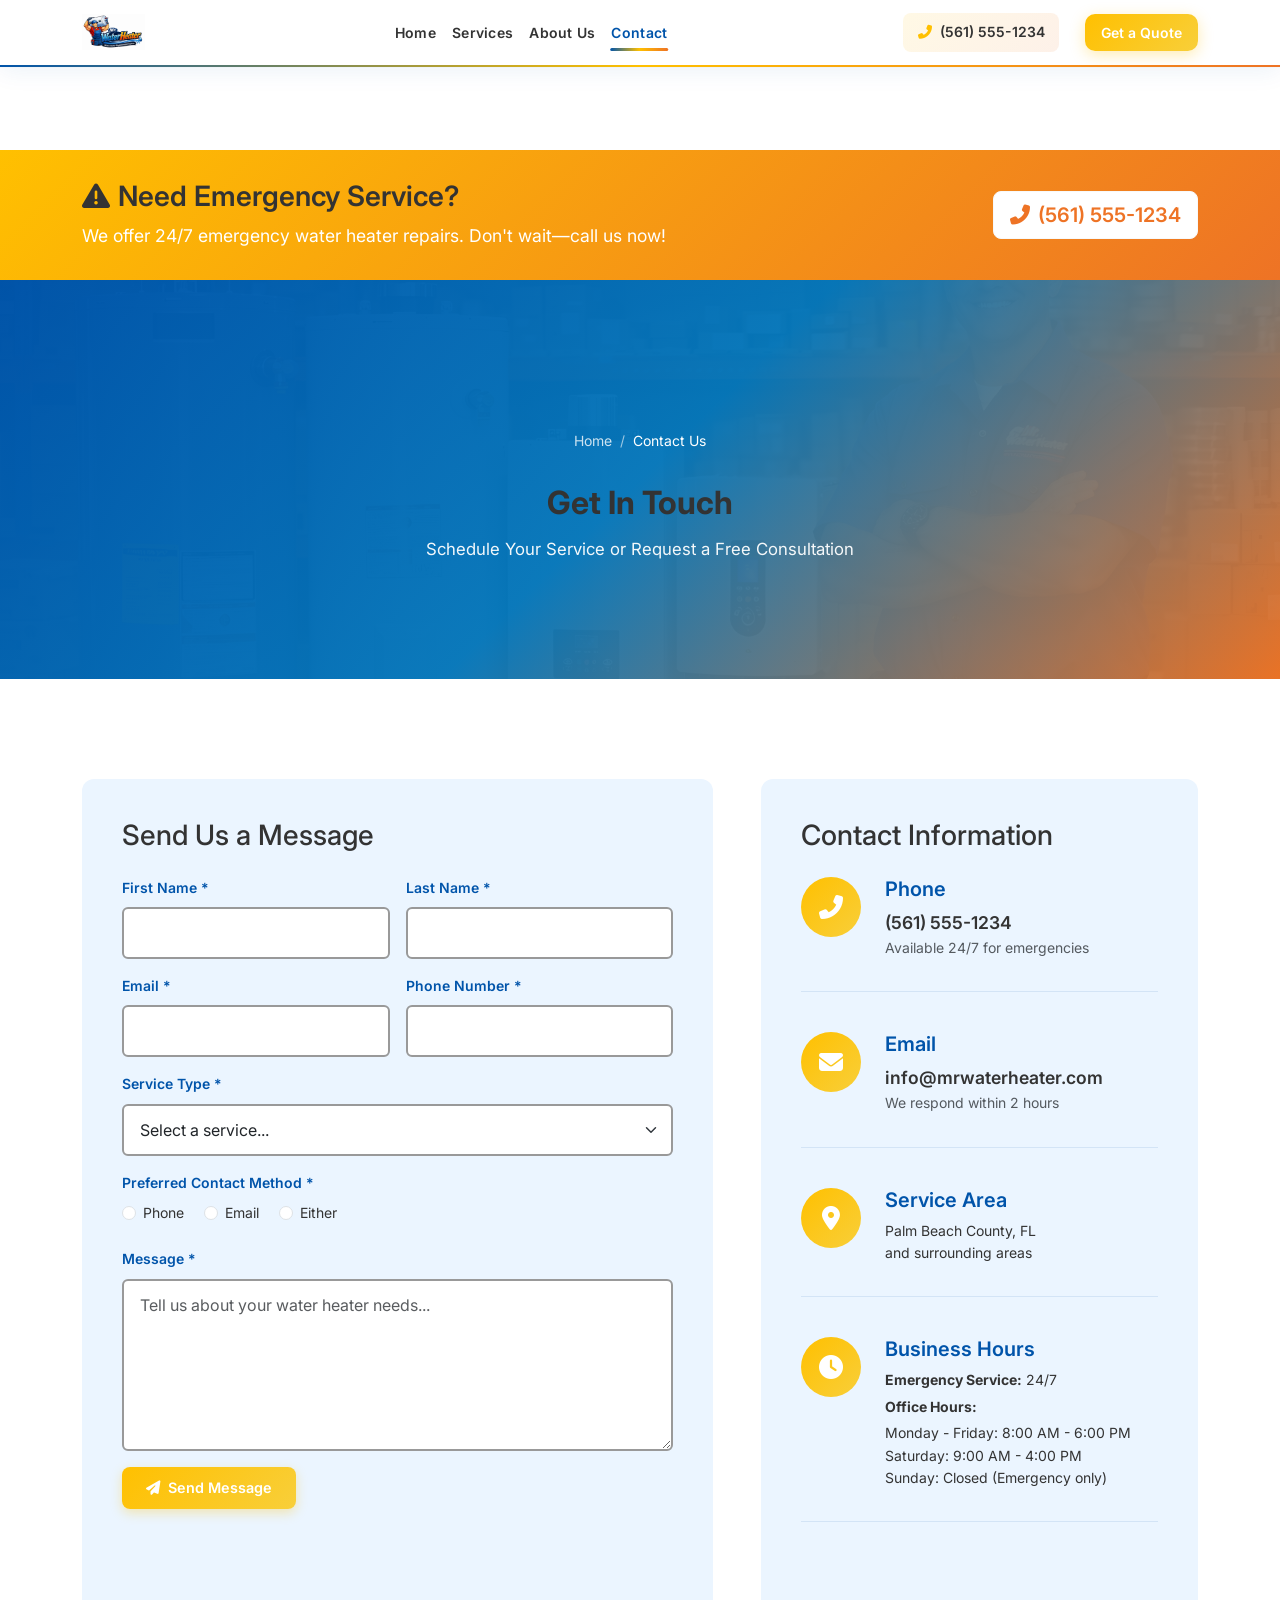
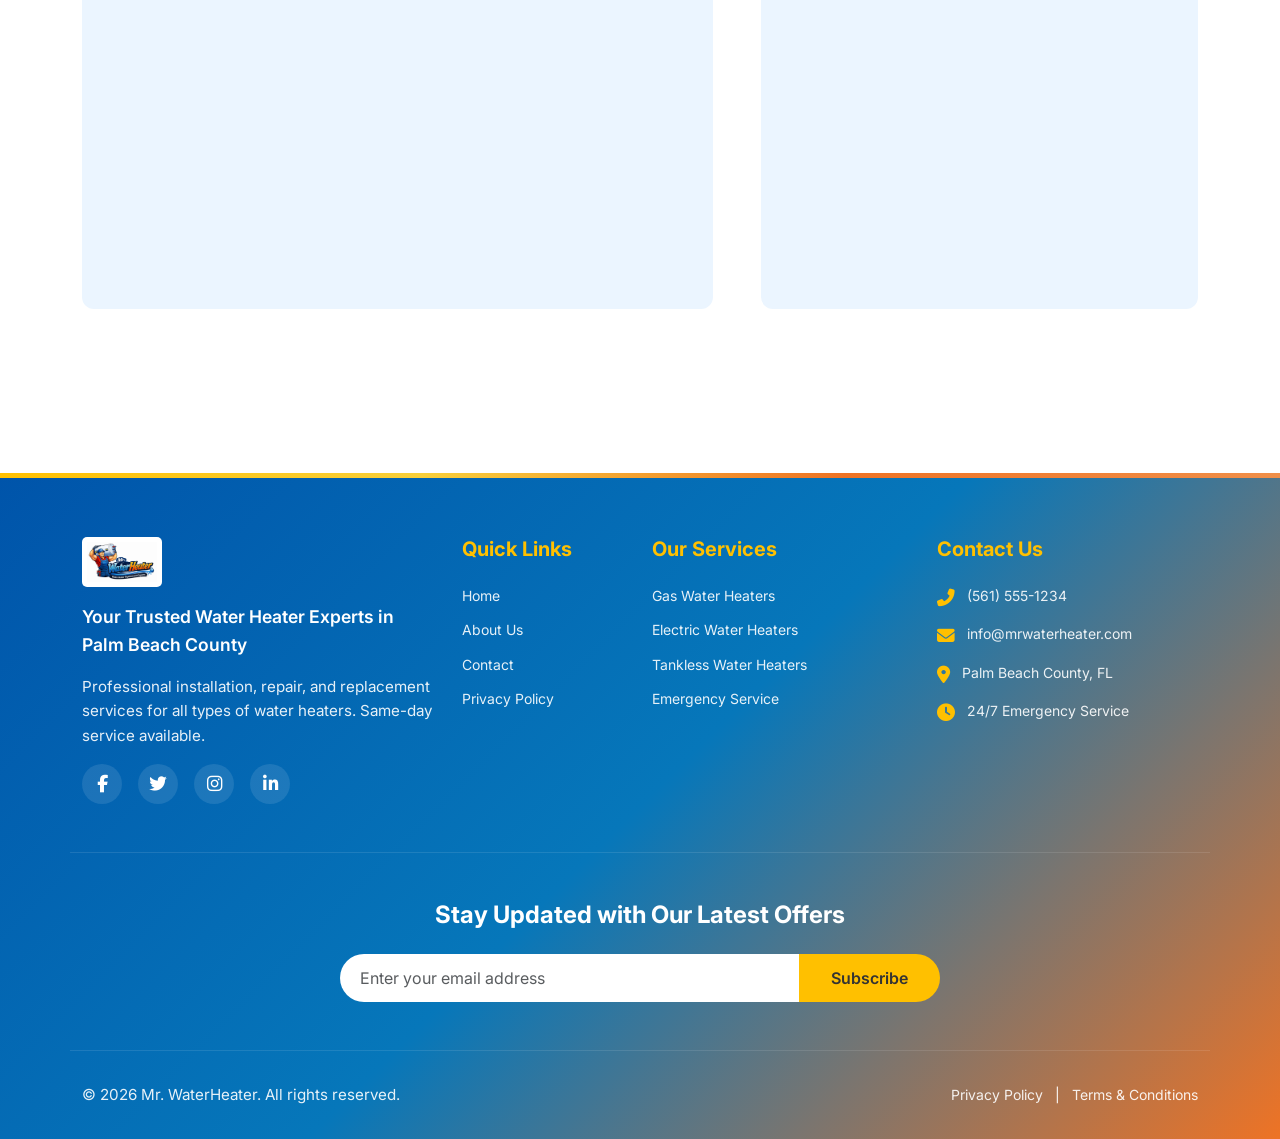
<file: contact.html>
<!DOCTYPE html>
<html lang="en">
<head>
    <meta charset="UTF-8">
    <meta name="viewport" content="width=device-width, initial-scale=1.0">
    <meta name="description" content="Contact Mr. WaterHeater for water heater service in Palm Beach County. Call us for same-day service, emergency repairs, or schedule an appointment.">
    <title>Contact Us - Mr. WaterHeater | 24/7 Water Heater Service</title>
    
    <!-- Bootstrap CSS -->
    <link href="https://cdn.jsdelivr.net/npm/bootstrap@5.3.2/dist/css/bootstrap.min.css" rel="stylesheet">
    <!-- Font Awesome -->
    <link rel="stylesheet" href="https://cdnjs.cloudflare.com/ajax/libs/font-awesome/6.5.1/css/all.min.css">
    <!-- Google Fonts -->
    <link href="https://fonts.googleapis.com/css2?family=Inter:wght@400;500;600;700&display=swap" rel="stylesheet">
    <!-- Custom CSS -->
    <link rel="stylesheet" href="css/style.css">
</head>
<body>
    
    <!-- Navigation -->
    <nav class="navbar navbar-expand-lg navbar-light">
        <div class="container">
            <!-- Logo -->
            <a class="navbar-brand" href="index.html">
                <img src="assets/Mr. WaterHeater Logo v1.jpg" alt="Mr. WaterHeater Logo" class="logo">
            </a>

            <!-- Mobile Toggle Button -->
            <button class="navbar-toggler" type="button" data-bs-toggle="collapse" data-bs-target="#navbarNav" 
                    aria-controls="navbarNav" aria-expanded="false" aria-label="Toggle navigation">
                <span class="navbar-toggler-icon"></span>
            </button>

            <!-- Navigation Menu -->
            <div class="collapse navbar-collapse" id="navbarNav">
                <ul class="navbar-nav mx-auto">
                    <li class="nav-item">
                        <a class="nav-link" href="index.html">Home</a>
                    </li>
                    <li class="nav-item dropdown">
                        <a class="nav-link dropdown-toggle" href="#" id="servicesDropdown" role="button" 
                           data-bs-toggle="dropdown" aria-expanded="false">
                            Services
                        </a>
                        <ul class="dropdown-menu" aria-labelledby="servicesDropdown">
                            <li><a class="dropdown-item" href="gas-water-heaters.html">Gas Water Heaters</a></li>
                            <li><a class="dropdown-item" href="electric-water-heaters.html">Electric Water Heaters</a></li>
                            <li><a class="dropdown-item" href="tankless-water-heaters.html">Tankless Water Heaters</a></li>
                        </ul>
                    </li>
                    <li class="nav-item">
                        <a class="nav-link" href="about.html">About Us</a>
                    </li>
                    <li class="nav-item">
                        <a class="nav-link active" href="contact.html">Contact</a>
                    </li>
                </ul>

                <!-- Phone Number & CTA -->
                <div class="navbar-actions d-flex align-items-center">
                    <a href="tel:+15615551234" class="phone-number me-3">
                        <i class="fas fa-phone-alt me-2"></i>
                        <span>(561) 555-1234</span>
                    </a>
                    <a href="contact.html" class="btn btn-primary btn-nav-cta">Get a Quote</a>
                </div>
            </div>
        </div>
    </nav>

    <!-- Emergency Service Banner -->
    <section class="emergency-banner">
        <div class="container">
            <div class="row align-items-center">
                <div class="col-md-8">
                    <h2><i class="fas fa-exclamation-triangle me-2"></i>Need Emergency Service?</h2>
                    <p class="mb-0">We offer 24/7 emergency water heater repairs. Don't wait—call us now!</p>
                </div>
                <div class="col-md-4 text-md-end">
                    <a href="tel:+15615551234" class="btn btn-light btn-lg">
                        <i class="fas fa-phone-alt me-2"></i>(561) 555-1234
                    </a>
                </div>
            </div>
        </div>
    </section>

    <!-- Page Hero -->
    <section class="page-hero" style="background-image: linear-gradient(135deg, rgba(0, 84, 170, 0.88) 0%, rgba(6, 119, 186, 0.85) 50%, rgba(238, 115, 37, 0.80) 100%), url('assets/Water Heaters in Warehouse HD.png');">
        <div class="container">
            <div class="row">
                <div class="col-lg-8 mx-auto text-center">
                    <nav aria-label="breadcrumb" class="breadcrumb-nav">
                        <ol class="breadcrumb justify-content-center">
                            <li class="breadcrumb-item"><a href="index.html">Home</a></li>
                            <li class="breadcrumb-item active">Contact Us</li>
                        </ol>
                    </nav>
                    <h1 class="page-title">Get In Touch</h1>
                    <p class="page-subtitle">Schedule Your Service or Request a Free Consultation</p>
                </div>
            </div>
        </div>
    </section>

    <!-- Main Content -->
    <main class="contact-page-content">
        <section class="contact-section">
            <div class="container">
                <div class="row g-5">
                    <!-- Contact Form -->
                    <div class="col-lg-7 animate-on-scroll">
                        <div class="contact-form-wrapper">
                            <h2 class="h3 mb-4">Send Us a Message</h2>
                            <form class="contact-form needs-validation" novalidate>
                                <div class="row g-3">
                                    <div class="col-md-6">
                                        <label for="firstName" class="form-label">First Name *</label>
                                        <input type="text" class="form-control" id="firstName" required>
                                        <div class="invalid-feedback">Please enter your first name.</div>
                                    </div>
                                    <div class="col-md-6">
                                        <label for="lastName" class="form-label">Last Name *</label>
                                        <input type="text" class="form-control" id="lastName" required>
                                        <div class="invalid-feedback">Please enter your last name.</div>
                                    </div>
                                    <div class="col-md-6">
                                        <label for="contactEmail" class="form-label">Email *</label>
                                        <input type="email" class="form-control" id="contactEmail" required>
                                        <div class="invalid-feedback">Please enter a valid email address.</div>
                                    </div>
                                    <div class="col-md-6">
                                        <label for="contactPhone" class="form-label">Phone Number *</label>
                                        <input type="tel" class="form-control" id="contactPhone" required>
                                        <div class="invalid-feedback">Please enter your phone number.</div>
                                    </div>
                                    <div class="col-12">
                                        <label for="serviceType" class="form-label">Service Type *</label>
                                        <select class="form-select" id="serviceType" required>
                                            <option value="">Select a service...</option>
                                            <option value="installation">New Installation</option>
                                            <option value="repair">Repair Service</option>
                                            <option value="maintenance">Maintenance</option>
                                            <option value="emergency">Emergency Service</option>
                                            <option value="consultation">Consultation</option>
                                            <option value="other">Other</option>
                                        </select>
                                        <div class="invalid-feedback">Please select a service type.</div>
                                    </div>
                                    <div class="col-12">
                                        <label class="form-label d-block">Preferred Contact Method *</label>
                                        <div class="form-check form-check-inline">
                                            <input class="form-check-input" type="radio" name="contactMethod" id="methodPhone" value="phone" required>
                                            <label class="form-check-label" for="methodPhone">Phone</label>
                                        </div>
                                        <div class="form-check form-check-inline">
                                            <input class="form-check-input" type="radio" name="contactMethod" id="methodEmail" value="email" required>
                                            <label class="form-check-label" for="methodEmail">Email</label>
                                        </div>
                                        <div class="form-check form-check-inline">
                                            <input class="form-check-input" type="radio" name="contactMethod" id="methodEither" value="either" required>
                                            <label class="form-check-label" for="methodEither">Either</label>
                                        </div>
                                        <div class="invalid-feedback d-block"></div>
                                    </div>
                                    <div class="col-12">
                                        <label for="contactMessage" class="form-label">Message *</label>
                                        <textarea class="form-control" id="contactMessage" rows="6" required placeholder="Tell us about your water heater needs..."></textarea>
                                        <div class="invalid-feedback">Please enter your message.</div>
                                    </div>
                                    <div class="col-12">
                                        <button type="submit" class="btn btn-primary btn-lg">
                                            <i class="fas fa-paper-plane me-2"></i>Send Message
                                        </button>
                                    </div>
                                </div>
                            </form>
                        </div>
                    </div>

                    <!-- Contact Information -->
                    <div class="col-lg-5 animate-on-scroll">
                        <div class="contact-info-wrapper">
                            <h2 class="h3 mb-4">Contact Information</h2>
                            
                            <!-- Phone -->
                            <div class="contact-info-item">
                                <div class="info-icon">
                                    <i class="fas fa-phone-alt"></i>
                                </div>
                                <div class="info-content">
                                    <h4>Phone</h4>
                                    <a href="tel:+15615551234" class="contact-link">(561) 555-1234</a>
                                    <p class="text-muted mb-0">Available 24/7 for emergencies</p>
                                </div>
                            </div>

                            <!-- Email -->
                            <div class="contact-info-item">
                                <div class="info-icon">
                                    <i class="fas fa-envelope"></i>
                                </div>
                                <div class="info-content">
                                    <h4>Email</h4>
                                    <a href="mailto:info@mrwaterheater.com" class="contact-link">info@mrwaterheater.com</a>
                                    <p class="text-muted mb-0">We respond within 2 hours</p>
                                </div>
                            </div>

                            <!-- Location -->
                            <div class="contact-info-item">
                                <div class="info-icon">
                                    <i class="fas fa-map-marker-alt"></i>
                                </div>
                                <div class="info-content">
                                    <h4>Service Area</h4>
                                    <p class="mb-0">Palm Beach County, FL<br>and surrounding areas</p>
                                </div>
                            </div>

                            <!-- Hours -->
                            <div class="contact-info-item">
                                <div class="info-icon">
                                    <i class="fas fa-clock"></i>
                                </div>
                                <div class="info-content">
                                    <h4>Business Hours</h4>
                                    <p class="mb-1"><strong>Emergency Service:</strong> 24/7</p>
                                    <p class="mb-1"><strong>Office Hours:</strong></p>
                                    <p class="mb-0">Monday - Friday: 8:00 AM - 6:00 PM<br>Saturday: 9:00 AM - 4:00 PM<br>Sunday: Closed (Emergency only)</p>
                                </div>
                            </div>

                            <!-- Map -->
                            <div class="contact-map mt-4">
                                <iframe 
                                    src="https://www.google.com/maps/embed?pb=!1m18!1m12!1m3!1d456563.2796343468!2d-80.35813584999999!3d26.709723999999997!2m3!1f0!2f0!3f0!3m2!1i1024!2i768!4f13.1!3m3!1m2!1s0x88d8d6f0e3adf50f%3A0x5e2e5b5d5e5e5e5e!2sPalm%20Beach%20County%2C%20FL!5e0!3m2!1sen!2sus!4v1620000000000!5m2!1sen!2sus" 
                                    width="100%" 
                                    height="300" 
                                    style="border:0; border-radius: 12px;" 
                                    allowfullscreen="" 
                                    loading="lazy">
                                </iframe>
                            </div>
                        </div>
                    </div>
                </div>
            </div>
        </section>
    </main>

    <!-- Footer -->
    <footer class="footer">
        <div class="container">
            <div class="row footer-content">
                <!-- Company Info -->
                <div class="col-lg-4 col-md-6 mb-4 mb-lg-0">
                    <img src="assets/Mr. WaterHeater Logo v1.jpg" alt="Mr. WaterHeater Logo" class="footer-logo mb-3">
                    <p class="footer-tagline">Your Trusted Water Heater Experts in Palm Beach County</p>
                    <p class="footer-about">Professional installation, repair, and replacement services for all types of water heaters. Same-day service available.</p>
                    <div class="social-icons mt-3">
                        <a href="#" class="social-icon" aria-label="Facebook"><i class="fab fa-facebook-f"></i></a>
                        <a href="#" class="social-icon" aria-label="Twitter"><i class="fab fa-twitter"></i></a>
                        <a href="#" class="social-icon" aria-label="Instagram"><i class="fab fa-instagram"></i></a>
                        <a href="#" class="social-icon" aria-label="LinkedIn"><i class="fab fa-linkedin-in"></i></a>
                    </div>
                </div>

                <!-- Quick Links -->
                <div class="col-lg-2 col-md-6 mb-4 mb-lg-0">
                    <h5 class="footer-heading">Quick Links</h5>
                    <ul class="footer-links">
                        <li><a href="index.html">Home</a></li>
                        <li><a href="about.html">About Us</a></li>
                        <li><a href="contact.html">Contact</a></li>
                        <li><a href="privacy.html">Privacy Policy</a></li>
                    </ul>
                </div>

                <!-- Services -->
                <div class="col-lg-3 col-md-6 mb-4 mb-lg-0">
                    <h5 class="footer-heading">Our Services</h5>
                    <ul class="footer-links">
                        <li><a href="gas-water-heaters.html">Gas Water Heaters</a></li>
                        <li><a href="electric-water-heaters.html">Electric Water Heaters</a></li>
                        <li><a href="tankless-water-heaters.html">Tankless Water Heaters</a></li>
                        <li><a href="contact.html">Emergency Service</a></li>
                    </ul>
                </div>

                <!-- Contact Info -->
                <div class="col-lg-3 col-md-6 mb-4 mb-lg-0">
                    <h5 class="footer-heading">Contact Us</h5>
                    <ul class="footer-contact">
                        <li>
                            <i class="fas fa-phone-alt"></i>
                            <a href="tel:+15615551234">(561) 555-1234</a>
                        </li>
                        <li>
                            <i class="fas fa-envelope"></i>
                            <a href="mailto:info@mrwaterheater.com">info@mrwaterheater.com</a>
                        </li>
                        <li>
                            <i class="fas fa-map-marker-alt"></i>
                            <span>Palm Beach County, FL</span>
                        </li>
                        <li>
                            <i class="fas fa-clock"></i>
                            <span>24/7 Emergency Service</span>
                        </li>
                    </ul>
                </div>
            </div>

            <!-- Newsletter -->
            <div class="row footer-newsletter">
                <div class="col-lg-8 mx-auto text-center">
                    <h5 class="newsletter-heading">Stay Updated with Our Latest Offers</h5>
                    <form class="newsletter-form">
                        <div class="input-group">
                            <input type="email" class="form-control" placeholder="Enter your email address" required>
                            <button class="btn btn-accent" type="submit">Subscribe</button>
                        </div>
                    </form>
                </div>
            </div>

            <!-- Copyright Bar -->
            <div class="footer-bottom">
                <div class="row align-items-center">
                    <div class="col-md-6 text-center text-md-start">
                        <p class="mb-0">&copy; 2026 Mr. WaterHeater. All rights reserved.</p>
                    </div>
                    <div class="col-md-6 text-center text-md-end">
                        <a href="privacy.html" class="footer-bottom-link">Privacy Policy</a>
                        <span class="mx-2">|</span>
                        <a href="privacy.html" class="footer-bottom-link">Terms & Conditions</a>
                    </div>
                </div>
            </div>
        </div>
    </footer>

    <!-- Bootstrap JS -->
    <script src="https://cdn.jsdelivr.net/npm/bootstrap@5.3.2/dist/js/bootstrap.bundle.min.js"></script>
    <!-- Custom JS -->
    <script src="js/main.js"></script>
</body>
</html>
</file>
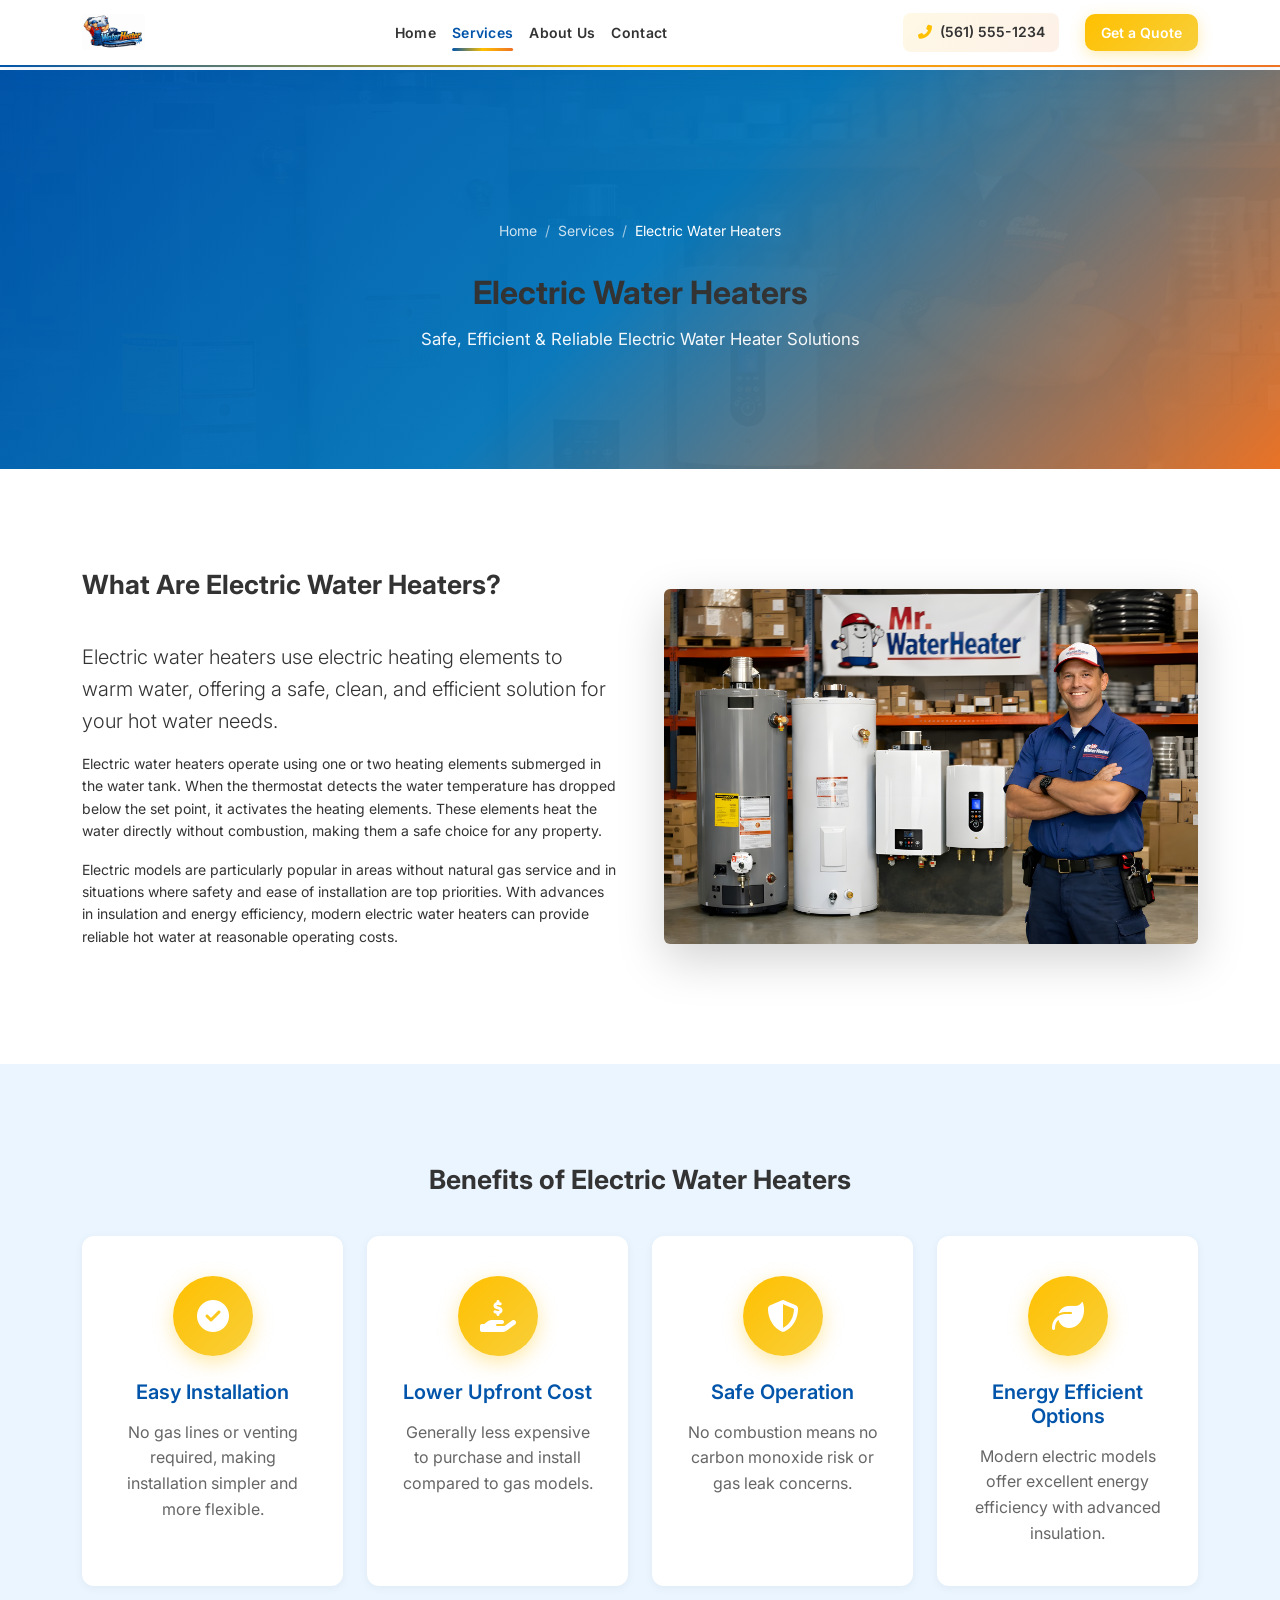
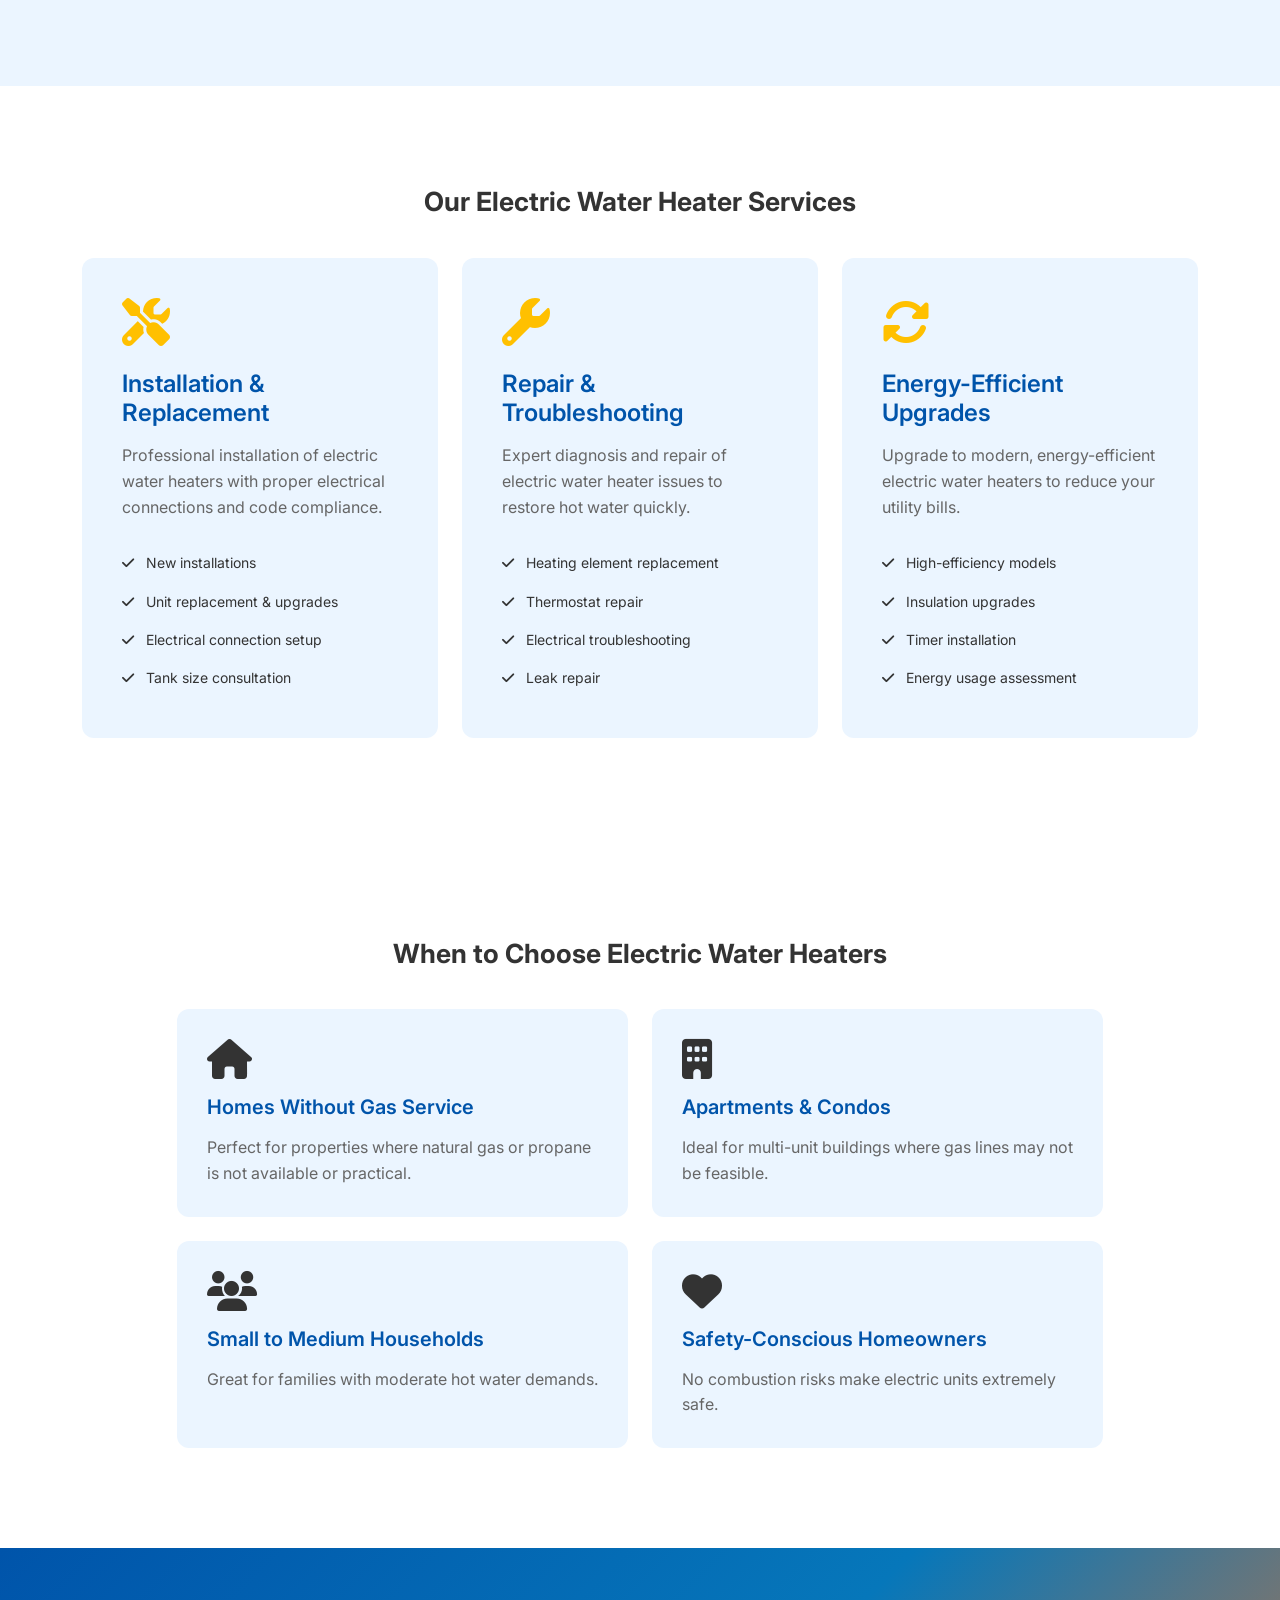
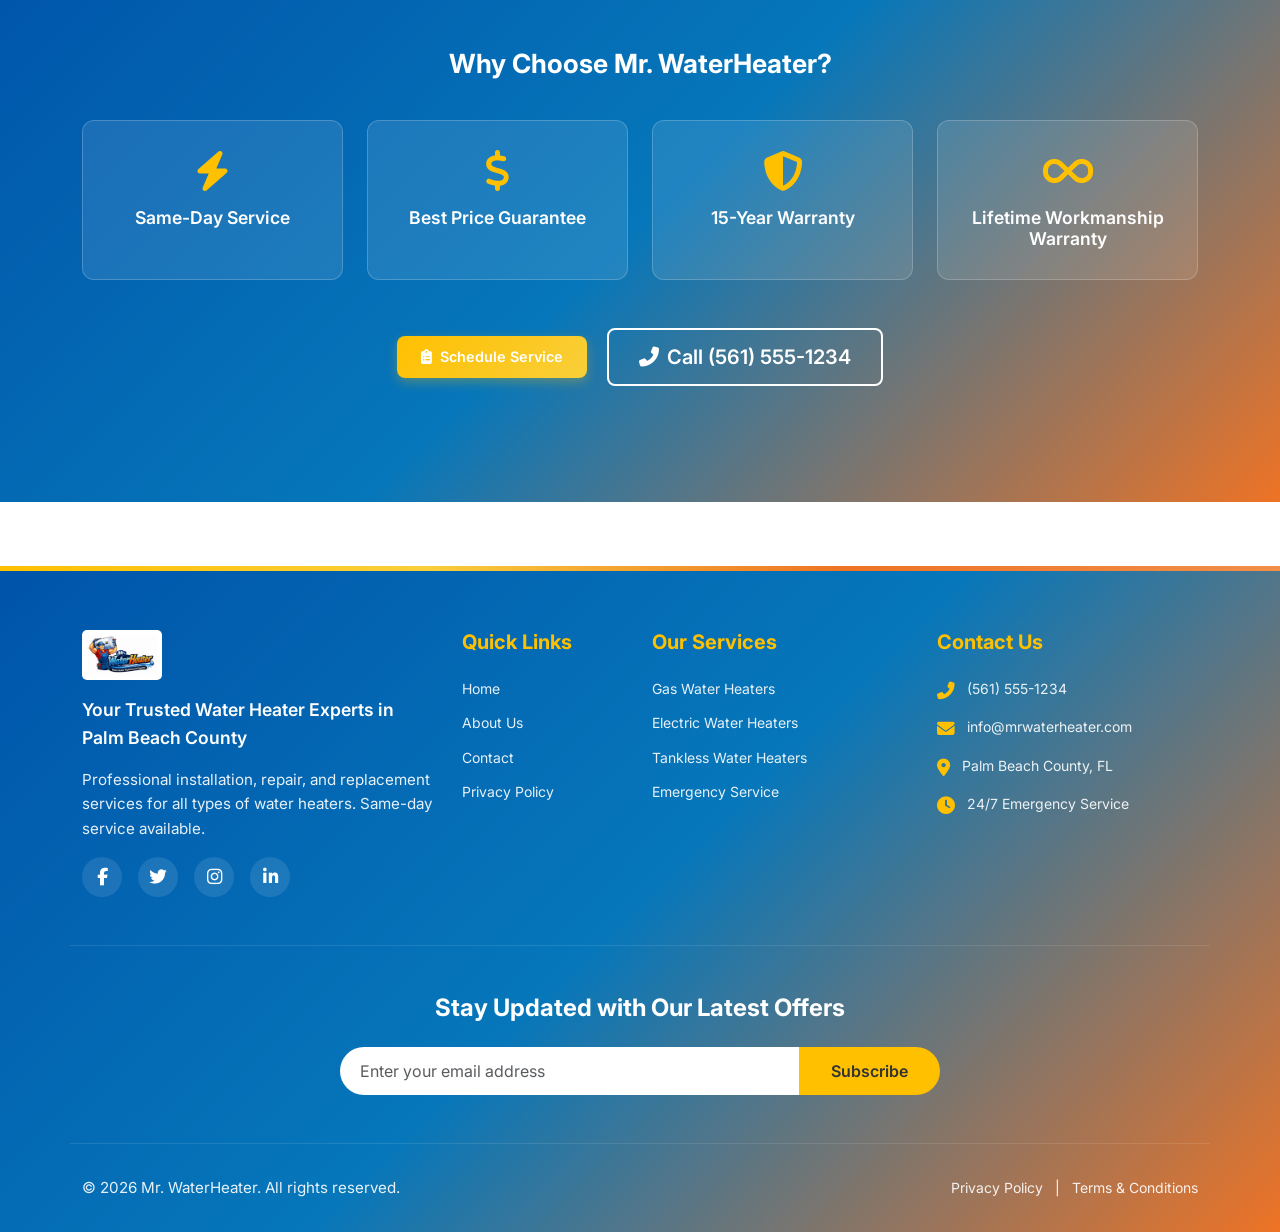
<file: electric-water-heaters.html>
<!DOCTYPE html>
<html lang="en">
<head>
    <meta charset="UTF-8">
    <meta name="viewport" content="width=device-width, initial-scale=1.0">
    <meta name="description" content="Professional electric water heater installation, repair, and replacement services in Palm Beach County. Safe, efficient, and reliable service.">
    <title>Electric Water Heaters - Installation & Repair | Mr. WaterHeater</title>
    
    <!-- Bootstrap CSS -->
    <link href="https://cdn.jsdelivr.net/npm/bootstrap@5.3.2/dist/css/bootstrap.min.css" rel="stylesheet">
    <!-- Font Awesome -->
    <link rel="stylesheet" href="https://cdnjs.cloudflare.com/ajax/libs/font-awesome/6.5.1/css/all.min.css">
    <!-- Google Fonts -->
    <link href="https://fonts.googleapis.com/css2?family=Inter:wght@400;500;600;700&display=swap" rel="stylesheet">
    <!-- Custom CSS -->
    <link rel="stylesheet" href="css/style.css">
</head>
<body>
    
    <!-- Navigation -->
    <nav class="navbar navbar-expand-lg navbar-light">
        <div class="container">
            <!-- Logo -->
            <a class="navbar-brand" href="index.html">
                <img src="assets/Mr. WaterHeater Logo v1.jpg" alt="Mr. WaterHeater Logo" class="logo">
            </a>

            <!-- Mobile Toggle Button -->
            <button class="navbar-toggler" type="button" data-bs-toggle="collapse" data-bs-target="#navbarNav" 
                    aria-controls="navbarNav" aria-expanded="false" aria-label="Toggle navigation">
                <span class="navbar-toggler-icon"></span>
            </button>

            <!-- Navigation Menu -->
            <div class="collapse navbar-collapse" id="navbarNav">
                <ul class="navbar-nav mx-auto">
                    <li class="nav-item">
                        <a class="nav-link" href="index.html">Home</a>
                    </li>
                    <li class="nav-item dropdown">
                        <a class="nav-link dropdown-toggle active" href="#" id="servicesDropdown" role="button" 
                           data-bs-toggle="dropdown" aria-expanded="false">
                            Services
                        </a>
                        <ul class="dropdown-menu" aria-labelledby="servicesDropdown">
                            <li><a class="dropdown-item" href="gas-water-heaters.html">Gas Water Heaters</a></li>
                            <li><a class="dropdown-item active" href="electric-water-heaters.html">Electric Water Heaters</a></li>
                            <li><a class="dropdown-item" href="tankless-water-heaters.html">Tankless Water Heaters</a></li>
                        </ul>
                    </li>
                    <li class="nav-item">
                        <a class="nav-link" href="about.html">About Us</a>
                    </li>
                    <li class="nav-item">
                        <a class="nav-link" href="contact.html">Contact</a>
                    </li>
                </ul>

                <!-- Phone Number & CTA -->
                <div class="navbar-actions d-flex align-items-center">
                    <a href="tel:+15615551234" class="phone-number me-3">
                        <i class="fas fa-phone-alt me-2"></i>
                        <span>(561) 555-1234</span>
                    </a>
                    <a href="contact.html" class="btn btn-primary btn-nav-cta">Get a Quote</a>
                </div>
            </div>
        </div>
    </nav>

    <!-- Page Hero -->
    <section class="page-hero" style="background-image: linear-gradient(135deg, rgba(0, 84, 170, 0.88) 0%, rgba(6, 119, 186, 0.85) 50%, rgba(238, 115, 37, 0.80) 100%), url('assets/Water Heaters in Warehouse HD.png');">
        <div class="container">
            <div class="row">
                <div class="col-lg-8 mx-auto text-center">
                    <nav aria-label="breadcrumb" class="breadcrumb-nav">
                        <ol class="breadcrumb justify-content-center">
                            <li class="breadcrumb-item"><a href="index.html">Home</a></li>
                            <li class="breadcrumb-item"><a href="index.html#services">Services</a></li>
                            <li class="breadcrumb-item active">Electric Water Heaters</li>
                        </ol>
                    </nav>
                    <h1 class="page-title">Electric Water Heaters</h1>
                    <p class="page-subtitle">Safe, Efficient & Reliable Electric Water Heater Solutions</p>
                </div>
            </div>
        </div>
    </section>

    <!-- Main Content -->
    <main class="service-page-content">
        <!-- What Are Electric Water Heaters -->
        <section class="service-intro-section">
            <div class="container">
                <div class="row align-items-center g-5">
                    <div class="col-lg-6 animate-on-scroll">
                        <h2 class="section-title text-start">What Are Electric Water Heaters?</h2>
                        <p class="lead">Electric water heaters use electric heating elements to warm water, offering a safe, clean, and efficient solution for your hot water needs.</p>
                        <p>Electric water heaters operate using one or two heating elements submerged in the water tank. When the thermostat detects the water temperature has dropped below the set point, it activates the heating elements. These elements heat the water directly without combustion, making them a safe choice for any property.</p>
                        <p>Electric models are particularly popular in areas without natural gas service and in situations where safety and ease of installation are top priorities. With advances in insulation and energy efficiency, modern electric water heaters can provide reliable hot water at reasonable operating costs.</p>
                    </div>
                    <div class="col-lg-6 animate-on-scroll">
                        <div class="service-image-wrapper">
                            <img src="assets/Water Heaters in Warehouse HD.png" alt="Electric Water Heaters" class="img-fluid rounded shadow-lg">
                        </div>
                    </div>
                </div>
            </div>
        </section>

        <!-- Benefits Section -->
        <section class="benefits-section">
            <div class="container">
                <h2 class="section-title">Benefits of Electric Water Heaters</h2>
                <div class="row g-4">
                    <div class="col-lg-3 col-md-6 animate-on-scroll">
                        <div class="benefit-card">
                            <div class="benefit-icon">
                                <i class="fas fa-check-circle"></i>
                            </div>
                            <h4>Easy Installation</h4>
                            <p>No gas lines or venting required, making installation simpler and more flexible.</p>
                        </div>
                    </div>
                    <div class="col-lg-3 col-md-6 animate-on-scroll">
                        <div class="benefit-card">
                            <div class="benefit-icon">
                                <i class="fas fa-hand-holding-usd"></i>
                            </div>
                            <h4>Lower Upfront Cost</h4>
                            <p>Generally less expensive to purchase and install compared to gas models.</p>
                        </div>
                    </div>
                    <div class="col-lg-3 col-md-6 animate-on-scroll">
                        <div class="benefit-card">
                            <div class="benefit-icon">
                                <i class="fas fa-shield-alt"></i>
                            </div>
                            <h4>Safe Operation</h4>
                            <p>No combustion means no carbon monoxide risk or gas leak concerns.</p>
                        </div>
                    </div>
                    <div class="col-lg-3 col-md-6 animate-on-scroll">
                        <div class="benefit-card">
                            <div class="benefit-icon">
                                <i class="fas fa-leaf"></i>
                            </div>
                            <h4>Energy Efficient Options</h4>
                            <p>Modern electric models offer excellent energy efficiency with advanced insulation.</p>
                        </div>
                    </div>
                </div>
            </div>
        </section>

        <!-- Services We Offer -->
        <section class="services-offered-section">
            <div class="container">
                <h2 class="section-title">Our Electric Water Heater Services</h2>
                <div class="row g-4">
                    <div class="col-lg-4 animate-on-scroll">
                        <div class="service-detail-card">
                            <i class="fas fa-tools"></i>
                            <h3>Installation & Replacement</h3>
                            <p>Professional installation of electric water heaters with proper electrical connections and code compliance.</p>
                            <ul>
                                <li>New installations</li>
                                <li>Unit replacement & upgrades</li>
                                <li>Electrical connection setup</li>
                                <li>Tank size consultation</li>
                            </ul>
                        </div>
                    </div>
                    <div class="col-lg-4 animate-on-scroll">
                        <div class="service-detail-card">
                            <i class="fas fa-wrench"></i>
                            <h3>Repair & Troubleshooting</h3>
                            <p>Expert diagnosis and repair of electric water heater issues to restore hot water quickly.</p>
                            <ul>
                                <li>Heating element replacement</li>
                                <li>Thermostat repair</li>
                                <li>Electrical troubleshooting</li>
                                <li>Leak repair</li>
                            </ul>
                        </div>
                    </div>
                    <div class="col-lg-4 animate-on-scroll">
                        <div class="service-detail-card">
                            <i class="fas fa-sync-alt"></i>
                            <h3>Energy-Efficient Upgrades</h3>
                            <p>Upgrade to modern, energy-efficient electric water heaters to reduce your utility bills.</p>
                            <ul>
                                <li>High-efficiency models</li>
                                <li>Insulation upgrades</li>
                                <li>Timer installation</li>
                                <li>Energy usage assessment</li>
                            </ul>
                        </div>
                    </div>
                </div>
            </div>
        </section>

        <!-- Ideal Use Cases -->
        <section class="use-cases-section">
            <div class="container">
                <div class="row">
                    <div class="col-lg-10 mx-auto">
                        <h2 class="section-title">When to Choose Electric Water Heaters</h2>
                        <div class="row g-4">
                            <div class="col-md-6 animate-on-scroll">
                                <div class="use-case-item">
                                    <i class="fas fa-home"></i>
                                    <h4>Homes Without Gas Service</h4>
                                    <p>Perfect for properties where natural gas or propane is not available or practical.</p>
                                </div>
                            </div>
                            <div class="col-md-6 animate-on-scroll">
                                <div class="use-case-item">
                                    <i class="fas fa-building"></i>
                                    <h4>Apartments & Condos</h4>
                                    <p>Ideal for multi-unit buildings where gas lines may not be feasible.</p>
                                </div>
                            </div>
                            <div class="col-md-6 animate-on-scroll">
                                <div class="use-case-item">
                                    <i class="fas fa-users"></i>
                                    <h4>Small to Medium Households</h4>
                                    <p>Great for families with moderate hot water demands.</p>
                                </div>
                            </div>
                            <div class="col-md-6 animate-on-scroll">
                                <div class="use-case-item">
                                    <i class="fas fa-heart"></i>
                                    <h4>Safety-Conscious Homeowners</h4>
                                    <p>No combustion risks make electric units extremely safe.</p>
                                </div>
                            </div>
                        </div>
                    </div>
                </div>
            </div>
        </section>

        <!-- Why Choose Us -->
        <section class="why-choose-cta-section">
            <div class="container">
                <h2 class="section-title">Why Choose Mr. WaterHeater?</h2>
                <div class="row g-4 mb-5">
                    <div class="col-md-6 col-lg-3 animate-on-scroll">
                        <div class="cta-feature">
                            <i class="fas fa-bolt"></i>
                            <h5>Same-Day Service</h5>
                        </div>
                    </div>
                    <div class="col-md-6 col-lg-3 animate-on-scroll">
                        <div class="cta-feature">
                            <i class="fas fa-dollar-sign"></i>
                            <h5>Best Price Guarantee</h5>
                        </div>
                    </div>
                    <div class="col-md-6 col-lg-3 animate-on-scroll">
                        <div class="cta-feature">
                            <i class="fas fa-shield-alt"></i>
                            <h5>15-Year Warranty</h5>
                        </div>
                    </div>
                    <div class="col-md-6 col-lg-3 animate-on-scroll">
                        <div class="cta-feature">
                            <i class="fas fa-infinity"></i>
                            <h5>Lifetime Workmanship Warranty</h5>
                        </div>
                    </div>
                </div>
                <div class="text-center">
                    <a href="contact.html" class="btn btn-primary btn-lg me-3 mb-3">
                        <i class="fas fa-clipboard-list me-2"></i>Schedule Service
                    </a>
                    <a href="tel:+15615551234" class="btn btn-outline btn-lg mb-3">
                        <i class="fas fa-phone-alt me-2"></i>Call (561) 555-1234
                    </a>
                </div>
            </div>
        </section>
    </main>

    <!-- Footer -->
    <footer class="footer">
        <div class="container">
            <div class="row footer-content">
                <!-- Company Info -->
                <div class="col-lg-4 col-md-6 mb-4 mb-lg-0">
                    <img src="assets/Mr. WaterHeater Logo v1.jpg" alt="Mr. WaterHeater Logo" class="footer-logo mb-3">
                    <p class="footer-tagline">Your Trusted Water Heater Experts in Palm Beach County</p>
                    <p class="footer-about">Professional installation, repair, and replacement services for all types of water heaters. Same-day service available.</p>
                    <div class="social-icons mt-3">
                        <a href="#" class="social-icon" aria-label="Facebook"><i class="fab fa-facebook-f"></i></a>
                        <a href="#" class="social-icon" aria-label="Twitter"><i class="fab fa-twitter"></i></a>
                        <a href="#" class="social-icon" aria-label="Instagram"><i class="fab fa-instagram"></i></a>
                        <a href="#" class="social-icon" aria-label="LinkedIn"><i class="fab fa-linkedin-in"></i></a>
                    </div>
                </div>

                <!-- Quick Links -->
                <div class="col-lg-2 col-md-6 mb-4 mb-lg-0">
                    <h5 class="footer-heading">Quick Links</h5>
                    <ul class="footer-links">
                        <li><a href="index.html">Home</a></li>
                        <li><a href="about.html">About Us</a></li>
                        <li><a href="contact.html">Contact</a></li>
                        <li><a href="privacy.html">Privacy Policy</a></li>
                    </ul>
                </div>

                <!-- Services -->
                <div class="col-lg-3 col-md-6 mb-4 mb-lg-0">
                    <h5 class="footer-heading">Our Services</h5>
                    <ul class="footer-links">
                        <li><a href="gas-water-heaters.html">Gas Water Heaters</a></li>
                        <li><a href="electric-water-heaters.html">Electric Water Heaters</a></li>
                        <li><a href="tankless-water-heaters.html">Tankless Water Heaters</a></li>
                        <li><a href="contact.html">Emergency Service</a></li>
                    </ul>
                </div>

                <!-- Contact Info -->
                <div class="col-lg-3 col-md-6 mb-4 mb-lg-0">
                    <h5 class="footer-heading">Contact Us</h5>
                    <ul class="footer-contact">
                        <li>
                            <i class="fas fa-phone-alt"></i>
                            <a href="tel:+15615551234">(561) 555-1234</a>
                        </li>
                        <li>
                            <i class="fas fa-envelope"></i>
                            <a href="mailto:info@mrwaterheater.com">info@mrwaterheater.com</a>
                        </li>
                        <li>
                            <i class="fas fa-map-marker-alt"></i>
                            <span>Palm Beach County, FL</span>
                        </li>
                        <li>
                            <i class="fas fa-clock"></i>
                            <span>24/7 Emergency Service</span>
                        </li>
                    </ul>
                </div>
            </div>

            <!-- Newsletter -->
            <div class="row footer-newsletter">
                <div class="col-lg-8 mx-auto text-center">
                    <h5 class="newsletter-heading">Stay Updated with Our Latest Offers</h5>
                    <form class="newsletter-form">
                        <div class="input-group">
                            <input type="email" class="form-control" placeholder="Enter your email address" required>
                            <button class="btn btn-accent" type="submit">Subscribe</button>
                        </div>
                    </form>
                </div>
            </div>

            <!-- Copyright Bar -->
            <div class="footer-bottom">
                <div class="row align-items-center">
                    <div class="col-md-6 text-center text-md-start">
                        <p class="mb-0">&copy; 2026 Mr. WaterHeater. All rights reserved.</p>
                    </div>
                    <div class="col-md-6 text-center text-md-end">
                        <a href="privacy.html" class="footer-bottom-link">Privacy Policy</a>
                        <span class="mx-2">|</span>
                        <a href="privacy.html" class="footer-bottom-link">Terms & Conditions</a>
                    </div>
                </div>
            </div>
        </div>
    </footer>

    <!-- Bootstrap JS -->
    <script src="https://cdn.jsdelivr.net/npm/bootstrap@5.3.2/dist/js/bootstrap.bundle.min.js"></script>
    <!-- Custom JS -->
    <script src="js/main.js"></script>
</body>
</html>
</file>
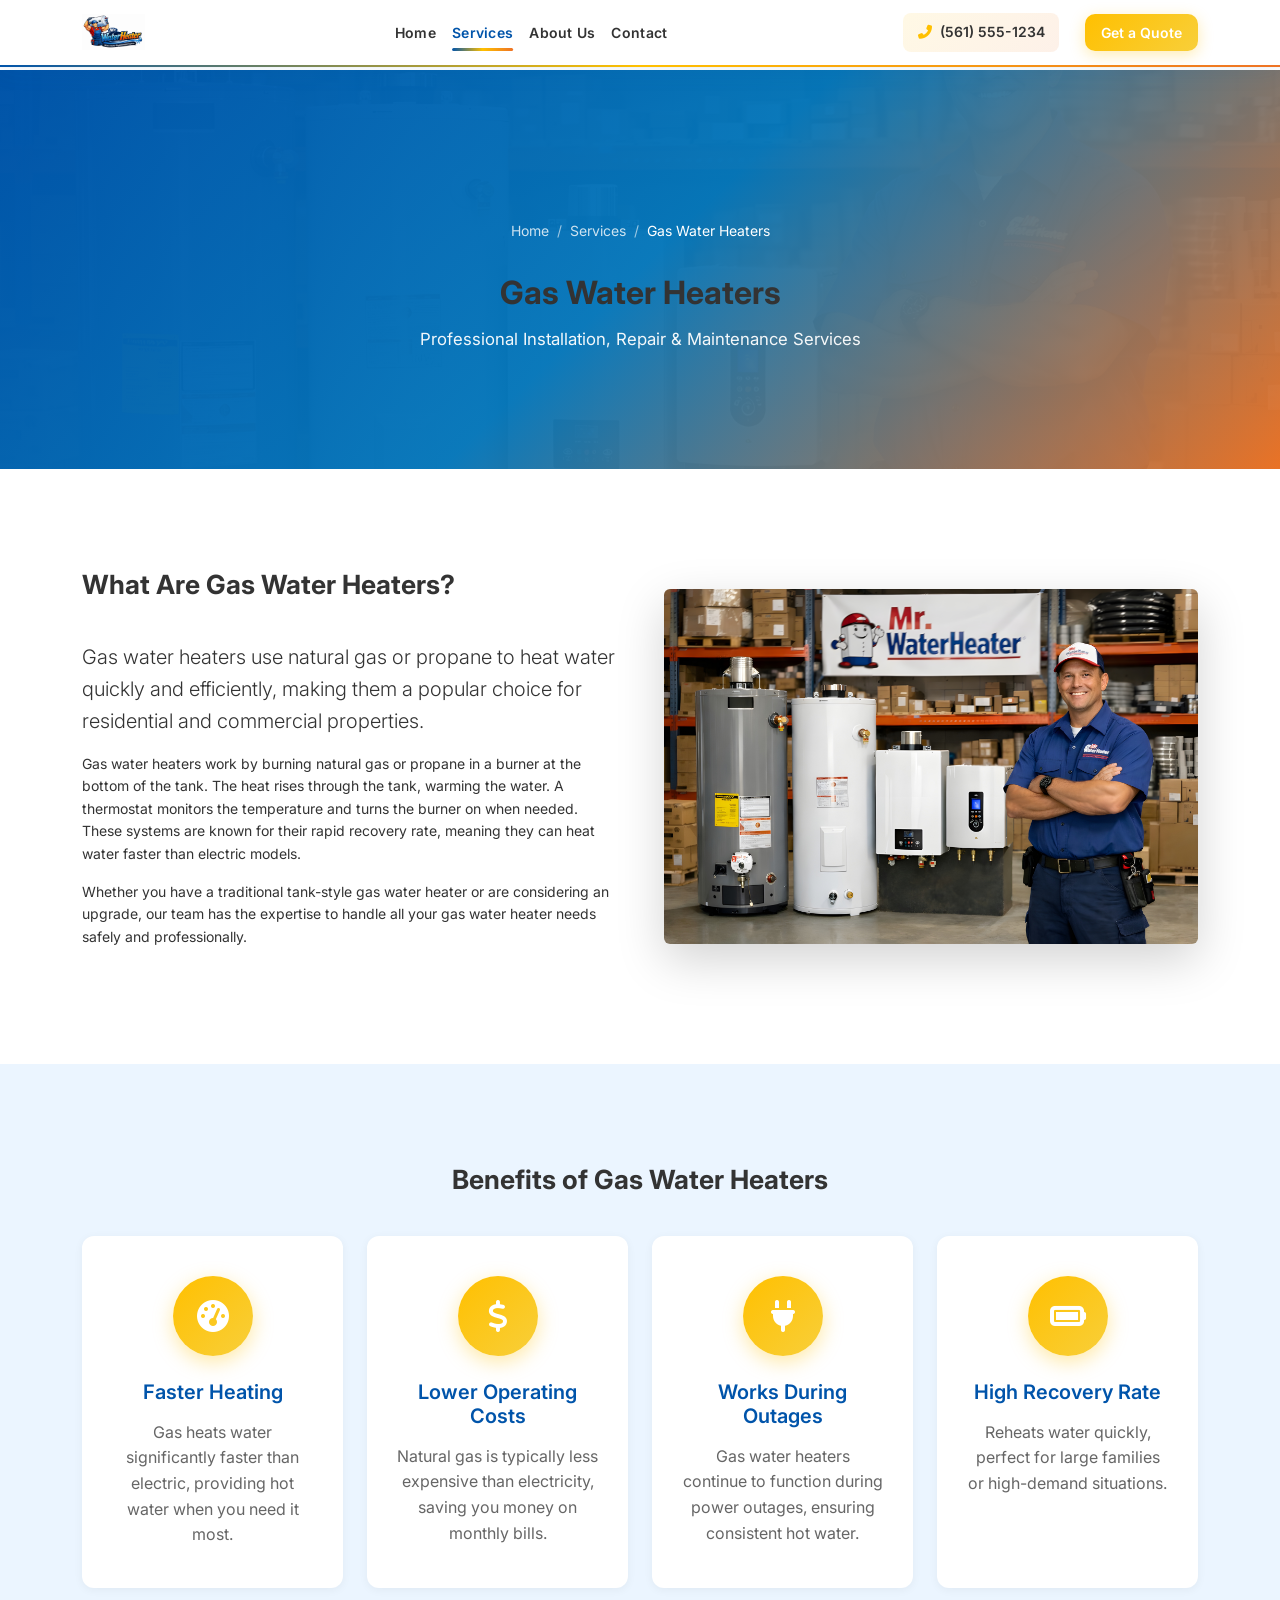
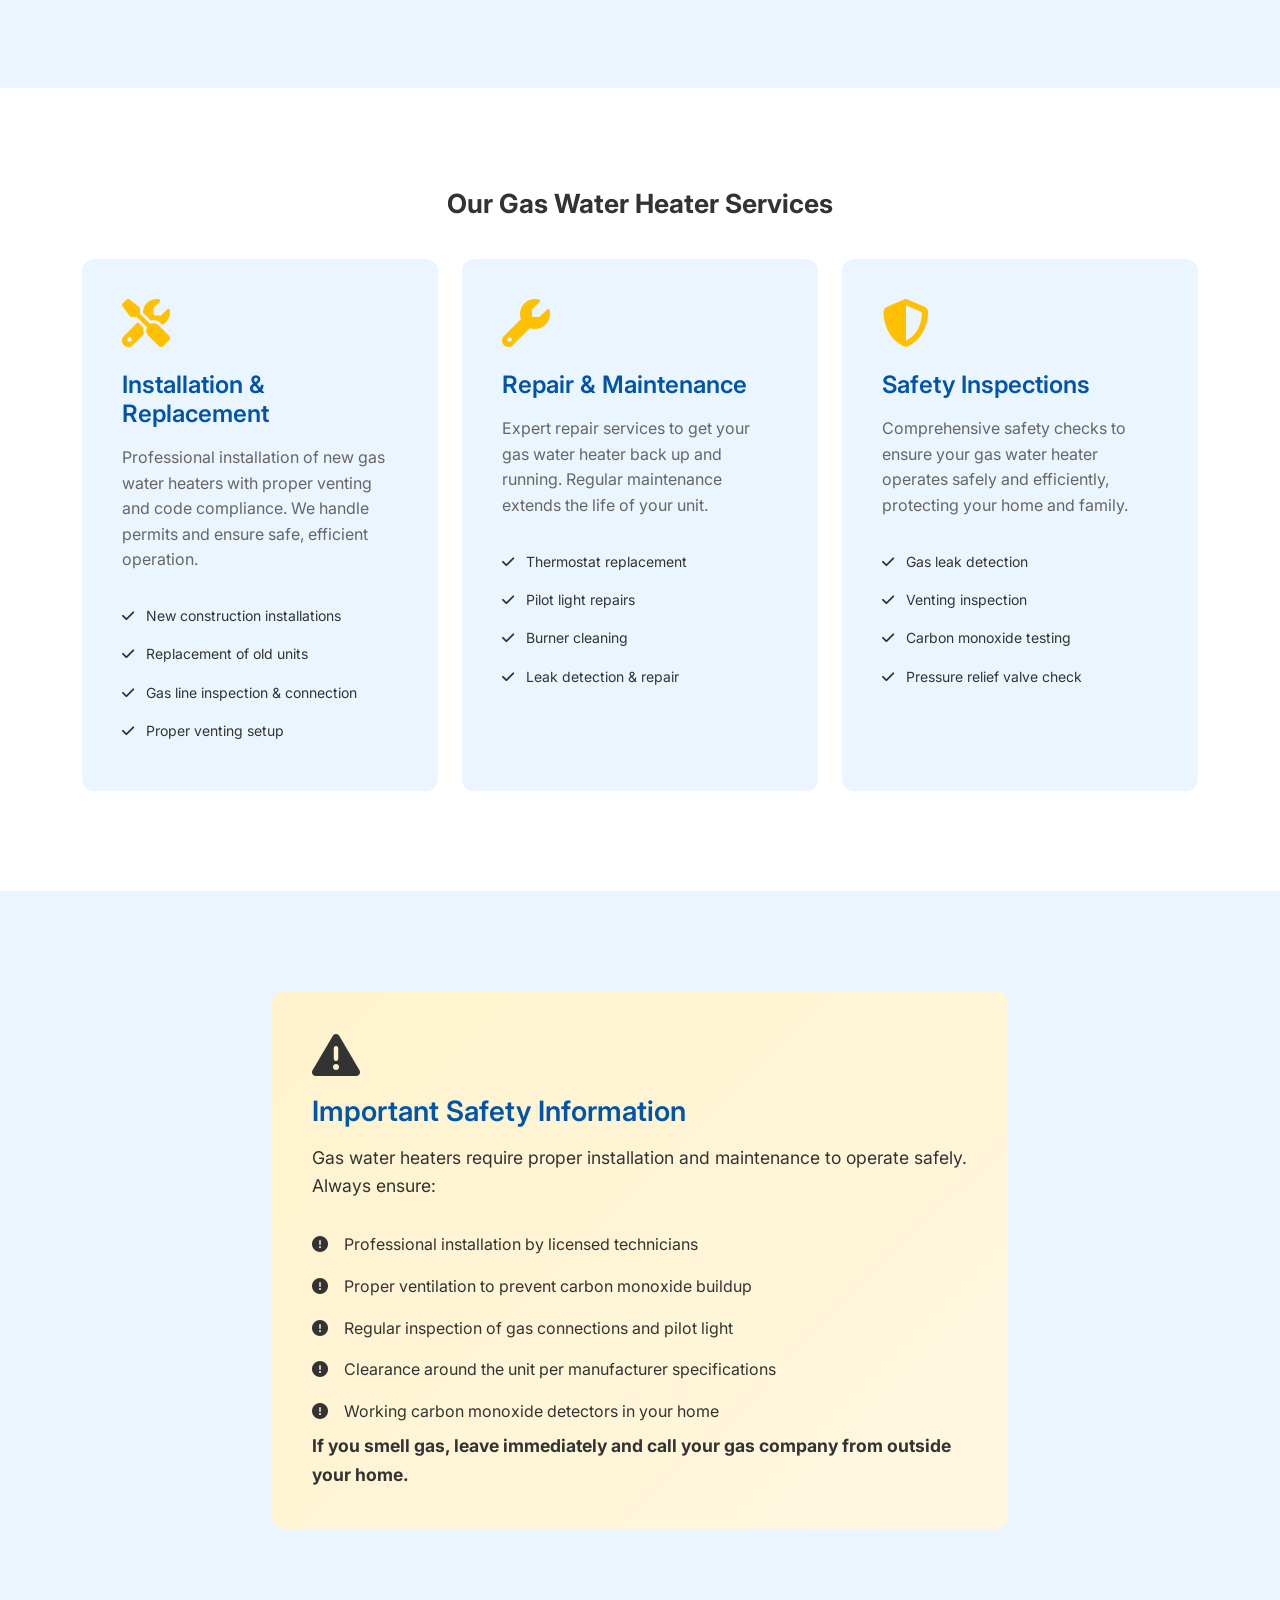
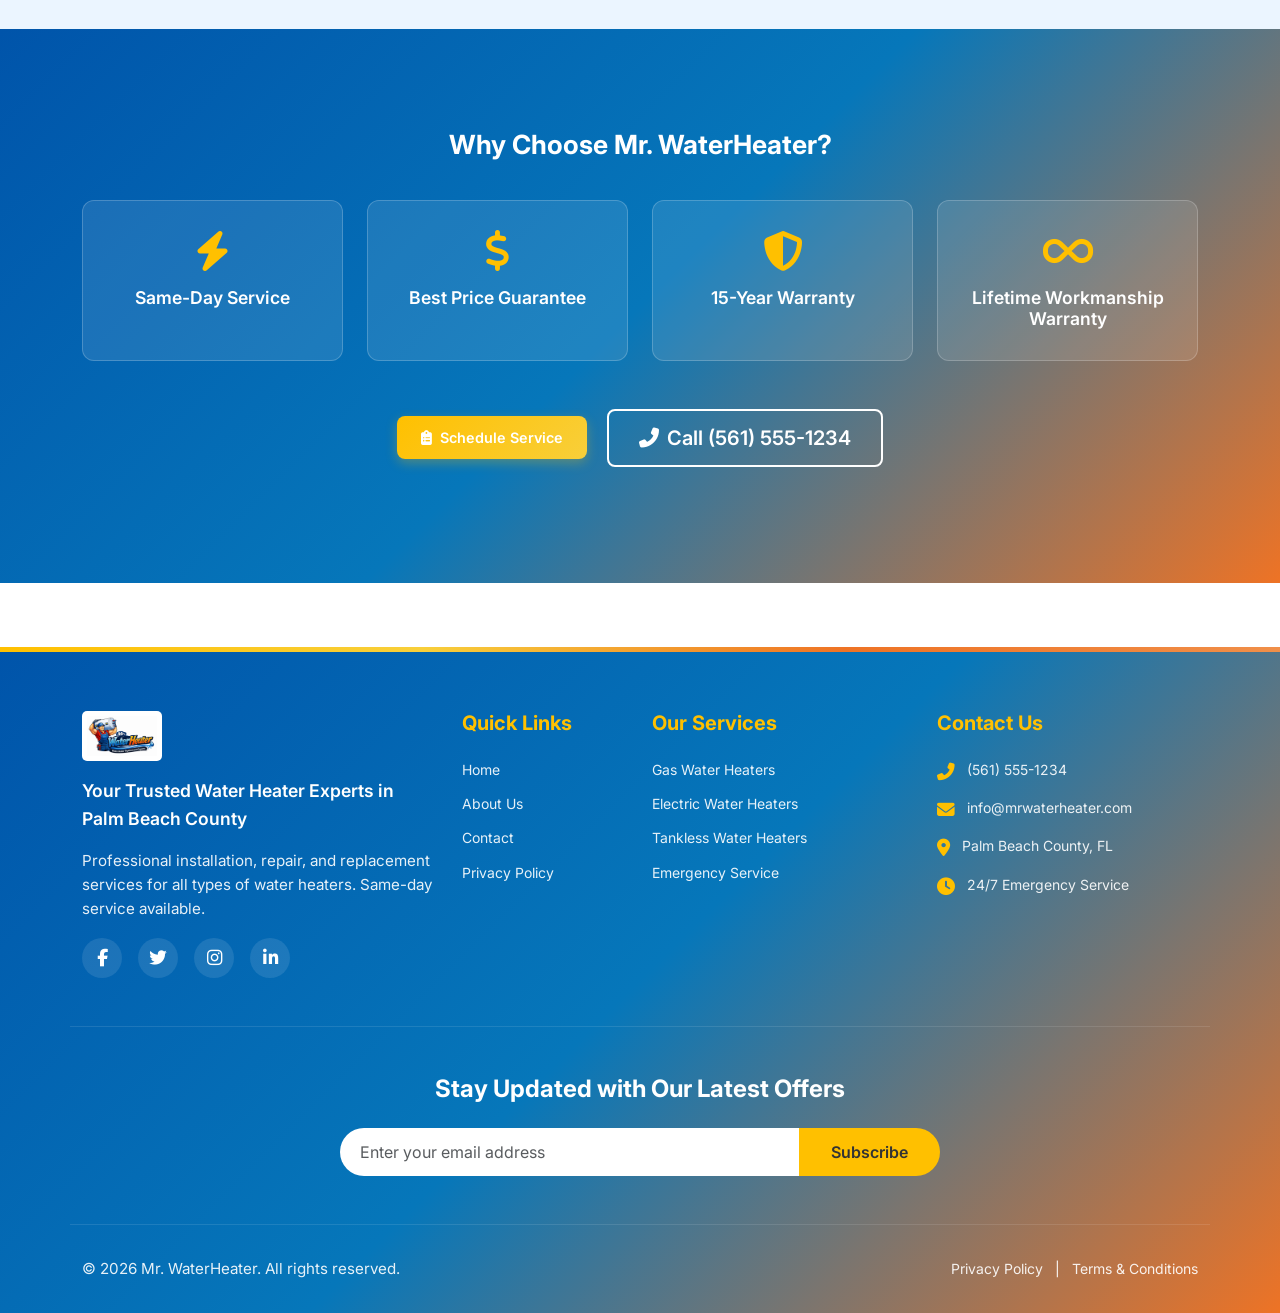
<file: gas-water-heaters.html>
<!DOCTYPE html>
<html lang="en">
<head>
    <meta charset="UTF-8">
    <meta name="viewport" content="width=device-width, initial-scale=1.0">
    <meta name="description" content="Professional gas water heater installation, repair, and replacement services in Palm Beach County. Fast, reliable, and affordable service.">
    <title>Gas Water Heaters - Installation & Repair | Mr. WaterHeater</title>
    
    <!-- Bootstrap CSS -->
    <link href="https://cdn.jsdelivr.net/npm/bootstrap@5.3.2/dist/css/bootstrap.min.css" rel="stylesheet">
    <!-- Font Awesome -->
    <link rel="stylesheet" href="https://cdnjs.cloudflare.com/ajax/libs/font-awesome/6.5.1/css/all.min.css">
    <!-- Google Fonts -->
    <link href="https://fonts.googleapis.com/css2?family=Inter:wght@400;500;600;700&display=swap" rel="stylesheet">
    <!-- Custom CSS -->
    <link rel="stylesheet" href="css/style.css">
</head>
<body>
    
    <!-- Navigation -->
    <nav class="navbar navbar-expand-lg navbar-light">
        <div class="container">
            <!-- Logo -->
            <a class="navbar-brand" href="index.html">
                <img src="assets/Mr. WaterHeater Logo v1.jpg" alt="Mr. WaterHeater Logo" class="logo">
            </a>

            <!-- Mobile Toggle Button -->
            <button class="navbar-toggler" type="button" data-bs-toggle="collapse" data-bs-target="#navbarNav" 
                    aria-controls="navbarNav" aria-expanded="false" aria-label="Toggle navigation">
                <span class="navbar-toggler-icon"></span>
            </button>

            <!-- Navigation Menu -->
            <div class="collapse navbar-collapse" id="navbarNav">
                <ul class="navbar-nav mx-auto">
                    <li class="nav-item">
                        <a class="nav-link" href="index.html">Home</a>
                    </li>
                    <li class="nav-item dropdown">
                        <a class="nav-link dropdown-toggle active" href="#" id="servicesDropdown" role="button" 
                           data-bs-toggle="dropdown" aria-expanded="false">
                            Services
                        </a>
                        <ul class="dropdown-menu" aria-labelledby="servicesDropdown">
                            <li><a class="dropdown-item active" href="gas-water-heaters.html">Gas Water Heaters</a></li>
                            <li><a class="dropdown-item" href="electric-water-heaters.html">Electric Water Heaters</a></li>
                            <li><a class="dropdown-item" href="tankless-water-heaters.html">Tankless Water Heaters</a></li>
                        </ul>
                    </li>
                    <li class="nav-item">
                        <a class="nav-link" href="about.html">About Us</a>
                    </li>
                    <li class="nav-item">
                        <a class="nav-link" href="contact.html">Contact</a>
                    </li>
                </ul>

                <!-- Phone Number & CTA -->
                <div class="navbar-actions d-flex align-items-center">
                    <a href="tel:+15615551234" class="phone-number me-3">
                        <i class="fas fa-phone-alt me-2"></i>
                        <span>(561) 555-1234</span>
                    </a>
                    <a href="contact.html" class="btn btn-primary btn-nav-cta">Get a Quote</a>
                </div>
            </div>
        </div>
    </nav>

    <!-- Page Hero -->
    <section class="page-hero" style="background-image: linear-gradient(135deg, rgba(0, 84, 170, 0.88) 0%, rgba(6, 119, 186, 0.85) 50%, rgba(238, 115, 37, 0.80) 100%), url('assets/Water Heaters in Warehouse HD.png');">
        <div class="container">
            <div class="row">
                <div class="col-lg-8 mx-auto text-center">
                    <nav aria-label="breadcrumb" class="breadcrumb-nav">
                        <ol class="breadcrumb justify-content-center">
                            <li class="breadcrumb-item"><a href="index.html">Home</a></li>
                            <li class="breadcrumb-item"><a href="index.html#services">Services</a></li>
                            <li class="breadcrumb-item active">Gas Water Heaters</li>
                        </ol>
                    </nav>
                    <h1 class="page-title">Gas Water Heaters</h1>
                    <p class="page-subtitle">Professional Installation, Repair & Maintenance Services</p>
                </div>
            </div>
        </div>
    </section>

    <!-- Main Content -->
    <main class="service-page-content">
        <!-- What Are Gas Water Heaters -->
        <section class="service-intro-section">
            <div class="container">
                <div class="row align-items-center g-5">
                    <div class="col-lg-6 animate-on-scroll">
                        <h2 class="section-title text-start">What Are Gas Water Heaters?</h2>
                        <p class="lead">Gas water heaters use natural gas or propane to heat water quickly and efficiently, making them a popular choice for residential and commercial properties.</p>
                        <p>Gas water heaters work by burning natural gas or propane in a burner at the bottom of the tank. The heat rises through the tank, warming the water. A thermostat monitors the temperature and turns the burner on when needed. These systems are known for their rapid recovery rate, meaning they can heat water faster than electric models.</p>
                        <p>Whether you have a traditional tank-style gas water heater or are considering an upgrade, our team has the expertise to handle all your gas water heater needs safely and professionally.</p>
                    </div>
                    <div class="col-lg-6 animate-on-scroll">
                        <div class="service-image-wrapper">
                            <img src="assets/Water Heaters in Warehouse HD.png" alt="Gas Water Heaters" class="img-fluid rounded shadow-lg">
                        </div>
                    </div>
                </div>
            </div>
        </section>

        <!-- Benefits Section -->
        <section class="benefits-section">
            <div class="container">
                <h2 class="section-title">Benefits of Gas Water Heaters</h2>
                <div class="row g-4">
                    <div class="col-lg-3 col-md-6 animate-on-scroll">
                        <div class="benefit-card">
                            <div class="benefit-icon">
                                <i class="fas fa-tachometer-alt"></i>
                            </div>
                            <h4>Faster Heating</h4>
                            <p>Gas heats water significantly faster than electric, providing hot water when you need it most.</p>
                        </div>
                    </div>
                    <div class="col-lg-3 col-md-6 animate-on-scroll">
                        <div class="benefit-card">
                            <div class="benefit-icon">
                                <i class="fas fa-dollar-sign"></i>
                            </div>
                            <h4>Lower Operating Costs</h4>
                            <p>Natural gas is typically less expensive than electricity, saving you money on monthly bills.</p>
                        </div>
                    </div>
                    <div class="col-lg-3 col-md-6 animate-on-scroll">
                        <div class="benefit-card">
                            <div class="benefit-icon">
                                <i class="fas fa-plug"></i>
                            </div>
                            <h4>Works During Outages</h4>
                            <p>Gas water heaters continue to function during power outages, ensuring consistent hot water.</p>
                        </div>
                    </div>
                    <div class="col-lg-3 col-md-6 animate-on-scroll">
                        <div class="benefit-card">
                            <div class="benefit-icon">
                                <i class="fas fa-battery-full"></i>
                            </div>
                            <h4>High Recovery Rate</h4>
                            <p>Reheats water quickly, perfect for large families or high-demand situations.</p>
                        </div>
                    </div>
                </div>
            </div>
        </section>

        <!-- Services We Offer -->
        <section class="services-offered-section">
            <div class="container">
                <h2 class="section-title">Our Gas Water Heater Services</h2>
                <div class="row g-4">
                    <div class="col-lg-4 animate-on-scroll">
                        <div class="service-detail-card">
                            <i class="fas fa-tools"></i>
                            <h3>Installation & Replacement</h3>
                            <p>Professional installation of new gas water heaters with proper venting and code compliance. We handle permits and ensure safe, efficient operation.</p>
                            <ul>
                                <li>New construction installations</li>
                                <li>Replacement of old units</li>
                                <li>Gas line inspection & connection</li>
                                <li>Proper venting setup</li>
                            </ul>
                        </div>
                    </div>
                    <div class="col-lg-4 animate-on-scroll">
                        <div class="service-detail-card">
                            <i class="fas fa-wrench"></i>
                            <h3>Repair & Maintenance</h3>
                            <p>Expert repair services to get your gas water heater back up and running. Regular maintenance extends the life of your unit.</p>
                            <ul>
                                <li>Thermostat replacement</li>
                                <li>Pilot light repairs</li>
                                <li>Burner cleaning</li>
                                <li>Leak detection & repair</li>
                            </ul>
                        </div>
                    </div>
                    <div class="col-lg-4 animate-on-scroll">
                        <div class="service-detail-card">
                            <i class="fas fa-shield-alt"></i>
                            <h3>Safety Inspections</h3>
                            <p>Comprehensive safety checks to ensure your gas water heater operates safely and efficiently, protecting your home and family.</p>
                            <ul>
                                <li>Gas leak detection</li>
                                <li>Venting inspection</li>
                                <li>Carbon monoxide testing</li>
                                <li>Pressure relief valve check</li>
                            </ul>
                        </div>
                    </div>
                </div>
            </div>
        </section>

        <!-- Safety Information -->
        <section class="safety-section">
            <div class="container">
                <div class="row">
                    <div class="col-lg-8 mx-auto">
                        <div class="safety-alert">
                            <div class="alert-icon">
                                <i class="fas fa-exclamation-triangle"></i>
                            </div>
                            <div class="alert-content">
                                <h3>Important Safety Information</h3>
                                <p>Gas water heaters require proper installation and maintenance to operate safely. Always ensure:</p>
                                <ul>
                                    <li>Professional installation by licensed technicians</li>
                                    <li>Proper ventilation to prevent carbon monoxide buildup</li>
                                    <li>Regular inspection of gas connections and pilot light</li>
                                    <li>Clearance around the unit per manufacturer specifications</li>
                                    <li>Working carbon monoxide detectors in your home</li>
                                </ul>
                                <p class="mb-0"><strong>If you smell gas, leave immediately and call your gas company from outside your home.</strong></p>
                            </div>
                        </div>
                    </div>
                </div>
            </div>
        </section>

        <!-- Why Choose Us -->
        <section class="why-choose-cta-section">
            <div class="container">
                <h2 class="section-title">Why Choose Mr. WaterHeater?</h2>
                <div class="row g-4 mb-5">
                    <div class="col-md-6 col-lg-3 animate-on-scroll">
                        <div class="cta-feature">
                            <i class="fas fa-bolt"></i>
                            <h5>Same-Day Service</h5>
                        </div>
                    </div>
                    <div class="col-md-6 col-lg-3 animate-on-scroll">
                        <div class="cta-feature">
                            <i class="fas fa-dollar-sign"></i>
                            <h5>Best Price Guarantee</h5>
                        </div>
                    </div>
                    <div class="col-md-6 col-lg-3 animate-on-scroll">
                        <div class="cta-feature">
                            <i class="fas fa-shield-alt"></i>
                            <h5>15-Year Warranty</h5>
                        </div>
                    </div>
                    <div class="col-md-6 col-lg-3 animate-on-scroll">
                        <div class="cta-feature">
                            <i class="fas fa-infinity"></i>
                            <h5>Lifetime Workmanship Warranty</h5>
                        </div>
                    </div>
                </div>
                <div class="text-center">
                    <a href="contact.html" class="btn btn-primary btn-lg me-3 mb-3">
                        <i class="fas fa-clipboard-list me-2"></i>Schedule Service
                    </a>
                    <a href="tel:+15615551234" class="btn btn-outline btn-lg mb-3">
                        <i class="fas fa-phone-alt me-2"></i>Call (561) 555-1234
                    </a>
                </div>
            </div>
        </section>
    </main>

    <!-- Footer -->
    <footer class="footer">
        <div class="container">
            <div class="row footer-content">
                <!-- Company Info -->
                <div class="col-lg-4 col-md-6 mb-4 mb-lg-0">
                    <img src="assets/Mr. WaterHeater Logo v1.jpg" alt="Mr. WaterHeater Logo" class="footer-logo mb-3">
                    <p class="footer-tagline">Your Trusted Water Heater Experts in Palm Beach County</p>
                    <p class="footer-about">Professional installation, repair, and replacement services for all types of water heaters. Same-day service available.</p>
                    <div class="social-icons mt-3">
                        <a href="#" class="social-icon" aria-label="Facebook"><i class="fab fa-facebook-f"></i></a>
                        <a href="#" class="social-icon" aria-label="Twitter"><i class="fab fa-twitter"></i></a>
                        <a href="#" class="social-icon" aria-label="Instagram"><i class="fab fa-instagram"></i></a>
                        <a href="#" class="social-icon" aria-label="LinkedIn"><i class="fab fa-linkedin-in"></i></a>
                    </div>
                </div>

                <!-- Quick Links -->
                <div class="col-lg-2 col-md-6 mb-4 mb-lg-0">
                    <h5 class="footer-heading">Quick Links</h5>
                    <ul class="footer-links">
                        <li><a href="index.html">Home</a></li>
                        <li><a href="about.html">About Us</a></li>
                        <li><a href="contact.html">Contact</a></li>
                        <li><a href="privacy.html">Privacy Policy</a></li>
                    </ul>
                </div>

                <!-- Services -->
                <div class="col-lg-3 col-md-6 mb-4 mb-lg-0">
                    <h5 class="footer-heading">Our Services</h5>
                    <ul class="footer-links">
                        <li><a href="gas-water-heaters.html">Gas Water Heaters</a></li>
                        <li><a href="electric-water-heaters.html">Electric Water Heaters</a></li>
                        <li><a href="tankless-water-heaters.html">Tankless Water Heaters</a></li>
                        <li><a href="contact.html">Emergency Service</a></li>
                    </ul>
                </div>

                <!-- Contact Info -->
                <div class="col-lg-3 col-md-6 mb-4 mb-lg-0">
                    <h5 class="footer-heading">Contact Us</h5>
                    <ul class="footer-contact">
                        <li>
                            <i class="fas fa-phone-alt"></i>
                            <a href="tel:+15615551234">(561) 555-1234</a>
                        </li>
                        <li>
                            <i class="fas fa-envelope"></i>
                            <a href="mailto:info@mrwaterheater.com">info@mrwaterheater.com</a>
                        </li>
                        <li>
                            <i class="fas fa-map-marker-alt"></i>
                            <span>Palm Beach County, FL</span>
                        </li>
                        <li>
                            <i class="fas fa-clock"></i>
                            <span>24/7 Emergency Service</span>
                        </li>
                    </ul>
                </div>
            </div>

            <!-- Newsletter -->
            <div class="row footer-newsletter">
                <div class="col-lg-8 mx-auto text-center">
                    <h5 class="newsletter-heading">Stay Updated with Our Latest Offers</h5>
                    <form class="newsletter-form">
                        <div class="input-group">
                            <input type="email" class="form-control" placeholder="Enter your email address" required>
                            <button class="btn btn-accent" type="submit">Subscribe</button>
                        </div>
                    </form>
                </div>
            </div>

            <!-- Copyright Bar -->
            <div class="footer-bottom">
                <div class="row align-items-center">
                    <div class="col-md-6 text-center text-md-start">
                        <p class="mb-0">&copy; 2026 Mr. WaterHeater. All rights reserved.</p>
                    </div>
                    <div class="col-md-6 text-center text-md-end">
                        <a href="privacy.html" class="footer-bottom-link">Privacy Policy</a>
                        <span class="mx-2">|</span>
                        <a href="privacy.html" class="footer-bottom-link">Terms & Conditions</a>
                    </div>
                </div>
            </div>
        </div>
    </footer>

    <!-- Bootstrap JS -->
    <script src="https://cdn.jsdelivr.net/npm/bootstrap@5.3.2/dist/js/bootstrap.bundle.min.js"></script>
    <!-- Custom JS -->
    <script src="js/main.js"></script>
</body>
</html>
</file>
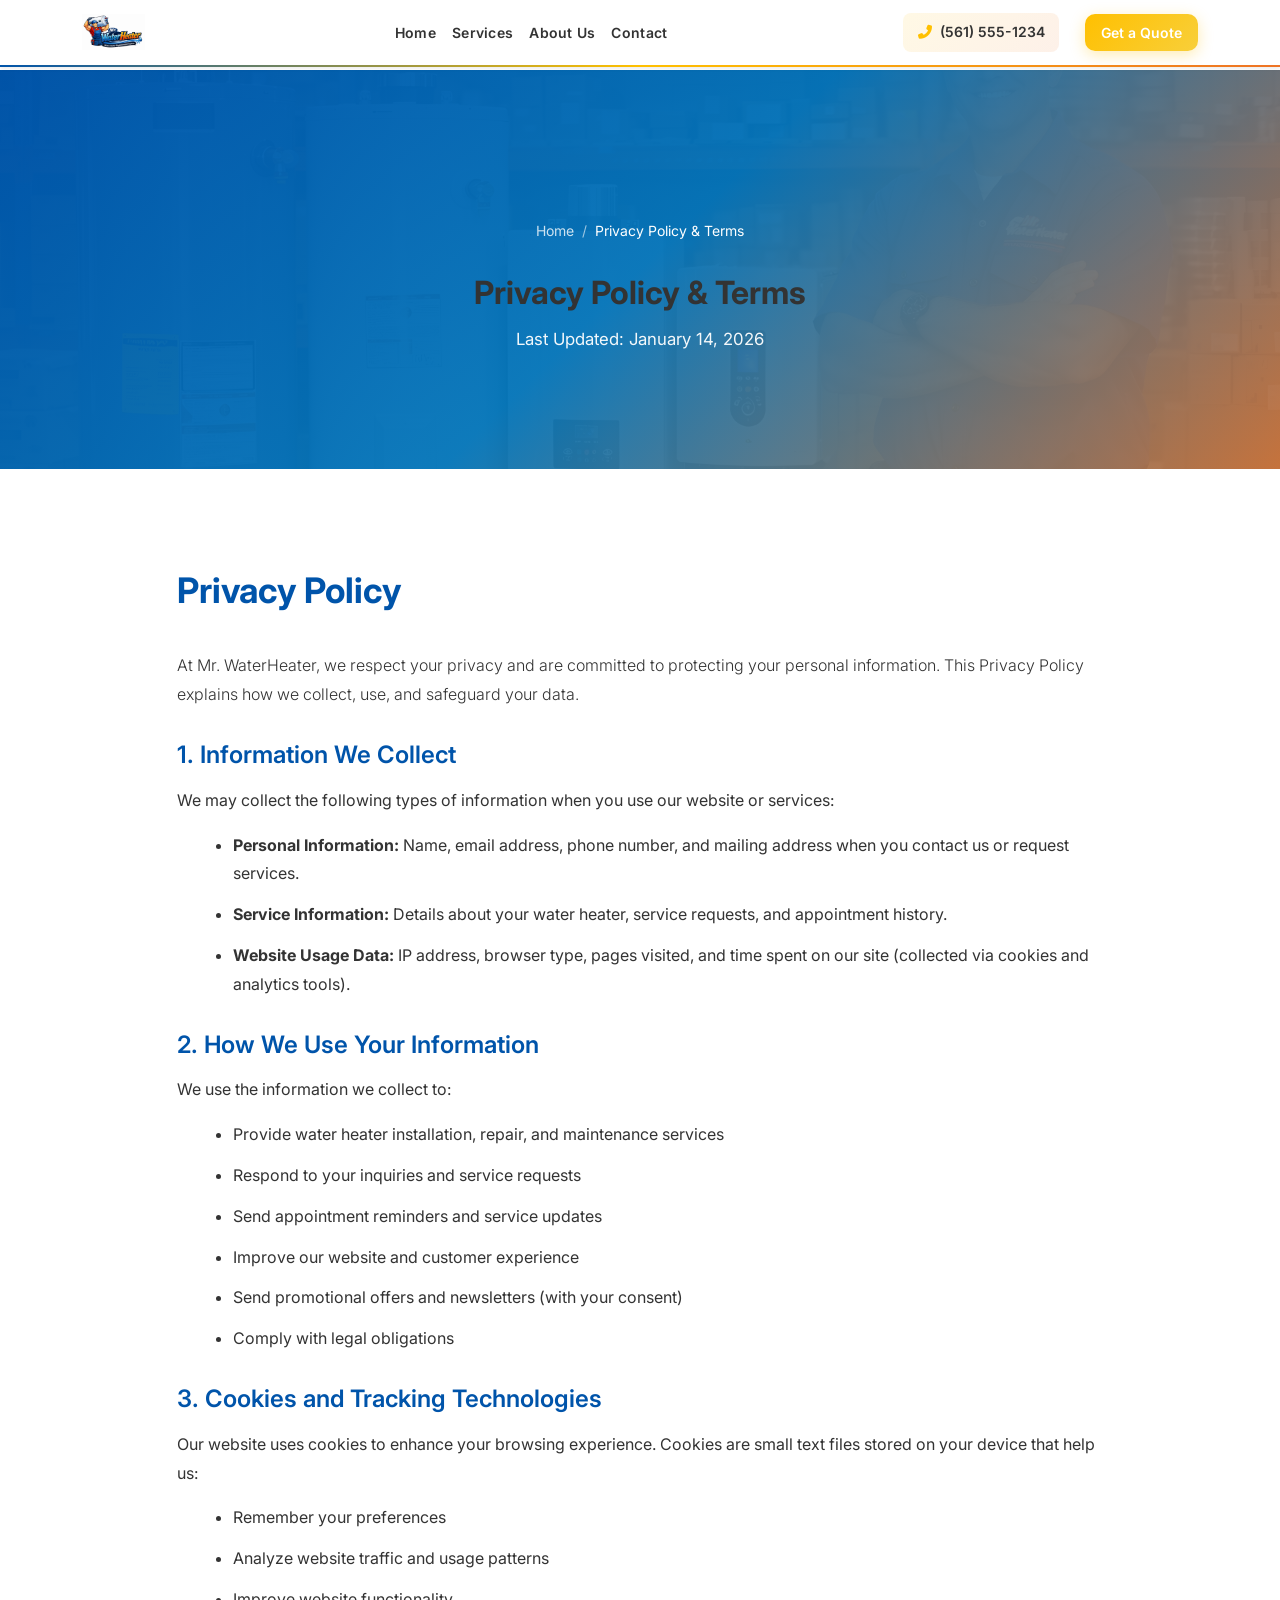
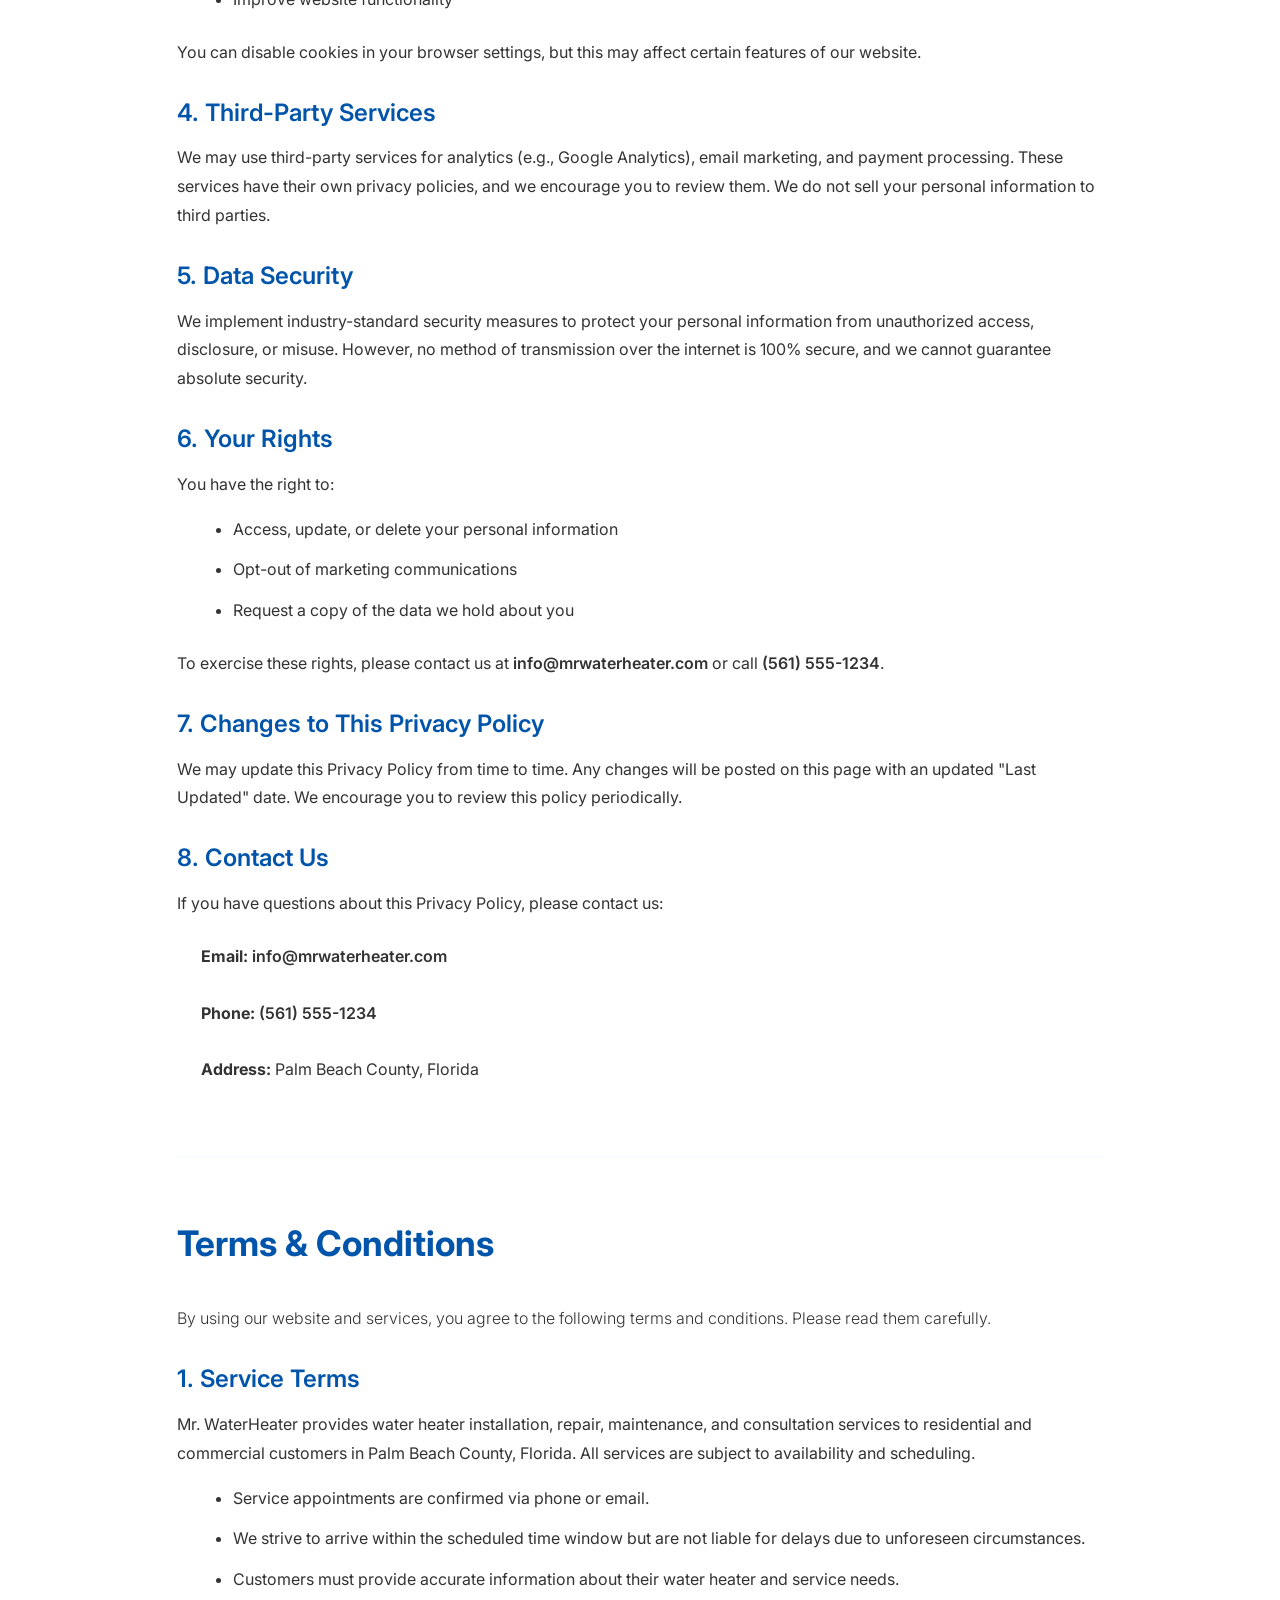
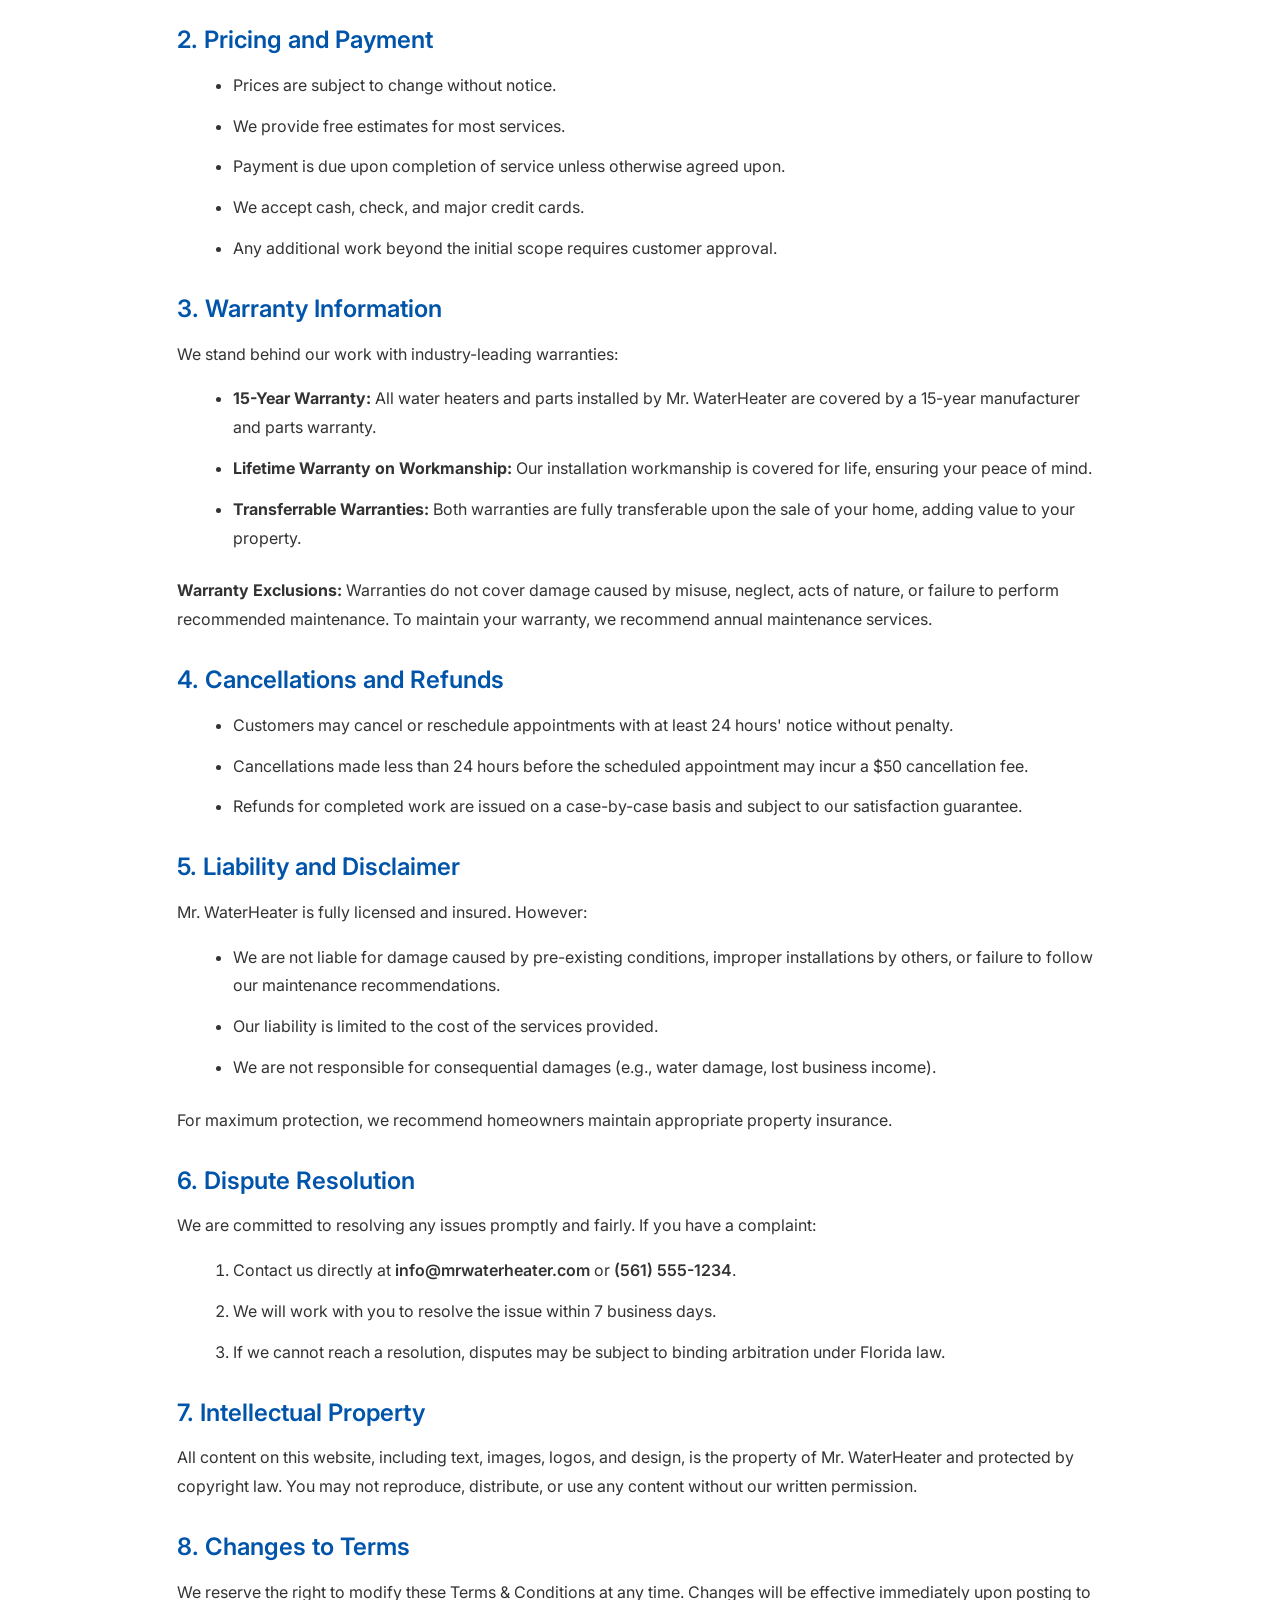
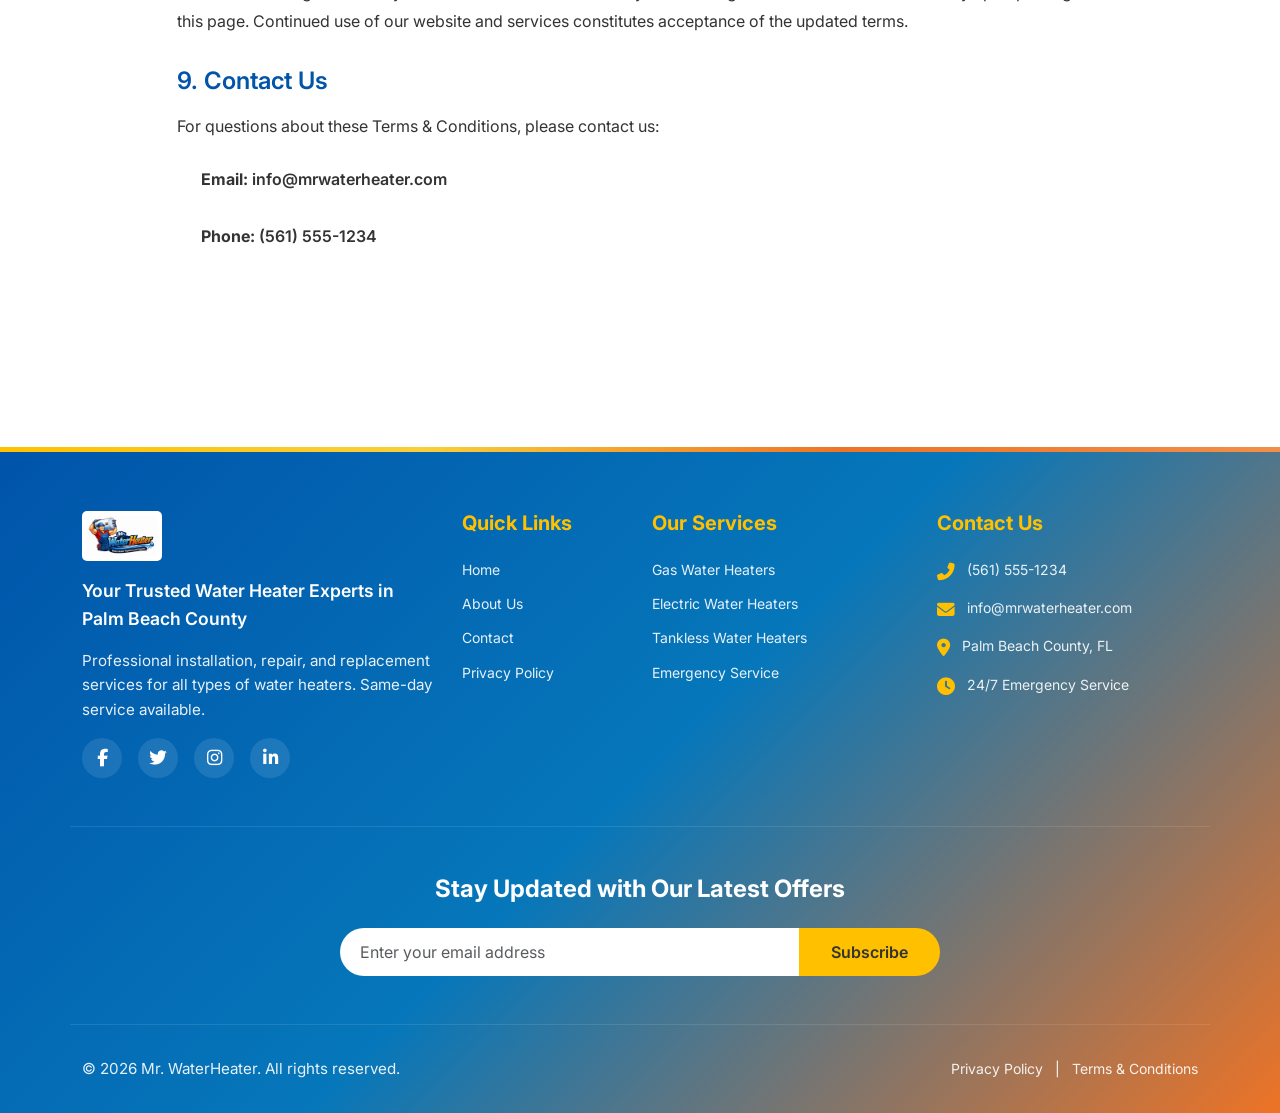
<file: privacy.html>
<!DOCTYPE html>
<html lang="en">
<head>
    <meta charset="UTF-8">
    <meta name="viewport" content="width=device-width, initial-scale=1.0">
    <meta name="description" content="Privacy Policy and Terms & Conditions for Mr. WaterHeater. Your privacy and trust are important to us.">
    <title>Privacy Policy & Terms - Mr. WaterHeater</title>
    
    <!-- Bootstrap CSS -->
    <link href="https://cdn.jsdelivr.net/npm/bootstrap@5.3.2/dist/css/bootstrap.min.css" rel="stylesheet">
    <!-- Font Awesome -->
    <link rel="stylesheet" href="https://cdnjs.cloudflare.com/ajax/libs/font-awesome/6.5.1/css/all.min.css">
    <!-- Google Fonts -->
    <link href="https://fonts.googleapis.com/css2?family=Inter:wght@400;500;600;700&display=swap" rel="stylesheet">
    <!-- Custom CSS -->
    <link rel="stylesheet" href="css/style.css">
</head>
<body>
    
    <!-- Navigation -->
    <nav class="navbar navbar-expand-lg navbar-light bg-white fixed-top shadow-sm">
        <div class="container">
            <!-- Logo -->
            <a class="navbar-brand" href="index.html">
                <img src="assets/Mr. WaterHeater Logo v1.jpg" alt="Mr. WaterHeater Logo" class="logo">
            </a>

            <!-- Mobile Toggle Button -->
            <button class="navbar-toggler" type="button" data-bs-toggle="collapse" data-bs-target="#navbarNav" 
                    aria-controls="navbarNav" aria-expanded="false" aria-label="Toggle navigation">
                <span class="navbar-toggler-icon"></span>
            </button>

            <!-- Navigation Menu -->
            <div class="collapse navbar-collapse" id="navbarNav">
                <ul class="navbar-nav mx-auto">
                    <li class="nav-item">
                        <a class="nav-link" href="index.html">Home</a>
                    </li>
                    <li class="nav-item dropdown">
                        <a class="nav-link dropdown-toggle" href="#" id="servicesDropdown" role="button" 
                           data-bs-toggle="dropdown" aria-expanded="false">
                            Services
                        </a>
                        <ul class="dropdown-menu" aria-labelledby="servicesDropdown">
                            <li><a class="dropdown-item" href="gas-water-heaters.html">Gas Water Heaters</a></li>
                            <li><a class="dropdown-item" href="electric-water-heaters.html">Electric Water Heaters</a></li>
                            <li><a class="dropdown-item" href="tankless-water-heaters.html">Tankless Water Heaters</a></li>
                        </ul>
                    </li>
                    <li class="nav-item">
                        <a class="nav-link" href="about.html">About Us</a>
                    </li>
                    <li class="nav-item">
                        <a class="nav-link" href="contact.html">Contact</a>
                    </li>
                </ul>

                <!-- Phone Number & CTA -->
                <div class="navbar-actions d-flex align-items-center">
                    <a href="tel:+15615551234" class="phone-number me-3">
                        <i class="fas fa-phone-alt me-2"></i>
                        <span>(561) 555-1234</span>
                    </a>
                    <a href="contact.html" class="btn btn-primary btn-nav-cta">Get a Quote</a>
                </div>
            </div>
        </div>
    </nav>

    <!-- Page Hero -->
    <section class="page-hero" style="background-image: linear-gradient(rgba(0, 84, 170, 0.85), rgba(6, 119, 186, 0.75)), url('assets/Water Heaters in Warehouse HD.png');">
        <div class="container">
            <div class="row">
                <div class="col-lg-8 mx-auto text-center">
                    <nav aria-label="breadcrumb" class="breadcrumb-nav">
                        <ol class="breadcrumb justify-content-center">
                            <li class="breadcrumb-item"><a href="index.html">Home</a></li>
                            <li class="breadcrumb-item active">Privacy Policy & Terms</li>
                        </ol>
                    </nav>
                    <h1 class="page-title">Privacy Policy & Terms</h1>
                    <p class="page-subtitle">Last Updated: January 14, 2026</p>
                </div>
            </div>
        </div>
    </section>

    <!-- Main Content -->
    <main class="legal-page-content">
        <section class="legal-section">
            <div class="container">
                <div class="row">
                    <div class="col-lg-10 mx-auto">
                        <!-- Privacy Policy -->
                        <div class="legal-block">
                            <h2>Privacy Policy</h2>
                            <p class="lead">At Mr. WaterHeater, we respect your privacy and are committed to protecting your personal information. This Privacy Policy explains how we collect, use, and safeguard your data.</p>
                            
                            <h3>1. Information We Collect</h3>
                            <p>We may collect the following types of information when you use our website or services:</p>
                            <ul>
                                <li><strong>Personal Information:</strong> Name, email address, phone number, and mailing address when you contact us or request services.</li>
                                <li><strong>Service Information:</strong> Details about your water heater, service requests, and appointment history.</li>
                                <li><strong>Website Usage Data:</strong> IP address, browser type, pages visited, and time spent on our site (collected via cookies and analytics tools).</li>
                            </ul>

                            <h3>2. How We Use Your Information</h3>
                            <p>We use the information we collect to:</p>
                            <ul>
                                <li>Provide water heater installation, repair, and maintenance services</li>
                                <li>Respond to your inquiries and service requests</li>
                                <li>Send appointment reminders and service updates</li>
                                <li>Improve our website and customer experience</li>
                                <li>Send promotional offers and newsletters (with your consent)</li>
                                <li>Comply with legal obligations</li>
                            </ul>

                            <h3>3. Cookies and Tracking Technologies</h3>
                            <p>Our website uses cookies to enhance your browsing experience. Cookies are small text files stored on your device that help us:</p>
                            <ul>
                                <li>Remember your preferences</li>
                                <li>Analyze website traffic and usage patterns</li>
                                <li>Improve website functionality</li>
                            </ul>
                            <p>You can disable cookies in your browser settings, but this may affect certain features of our website.</p>

                            <h3>4. Third-Party Services</h3>
                            <p>We may use third-party services for analytics (e.g., Google Analytics), email marketing, and payment processing. These services have their own privacy policies, and we encourage you to review them. We do not sell your personal information to third parties.</p>

                            <h3>5. Data Security</h3>
                            <p>We implement industry-standard security measures to protect your personal information from unauthorized access, disclosure, or misuse. However, no method of transmission over the internet is 100% secure, and we cannot guarantee absolute security.</p>

                            <h3>6. Your Rights</h3>
                            <p>You have the right to:</p>
                            <ul>
                                <li>Access, update, or delete your personal information</li>
                                <li>Opt-out of marketing communications</li>
                                <li>Request a copy of the data we hold about you</li>
                            </ul>
                            <p>To exercise these rights, please contact us at <a href="mailto:info@mrwaterheater.com">info@mrwaterheater.com</a> or call <a href="tel:+15615551234">(561) 555-1234</a>.</p>

                            <h3>7. Changes to This Privacy Policy</h3>
                            <p>We may update this Privacy Policy from time to time. Any changes will be posted on this page with an updated "Last Updated" date. We encourage you to review this policy periodically.</p>

                            <h3>8. Contact Us</h3>
                            <p>If you have questions about this Privacy Policy, please contact us:</p>
                            <ul class="contact-list">
                                <li><strong>Email:</strong> <a href="mailto:info@mrwaterheater.com">info@mrwaterheater.com</a></li>
                                <li><strong>Phone:</strong> <a href="tel:+15615551234">(561) 555-1234</a></li>
                                <li><strong>Address:</strong> Palm Beach County, Florida</li>
                            </ul>
                        </div>

                        <hr class="legal-divider">

                        <!-- Terms & Conditions -->
                        <div class="legal-block">
                            <h2>Terms & Conditions</h2>
                            <p class="lead">By using our website and services, you agree to the following terms and conditions. Please read them carefully.</p>

                            <h3>1. Service Terms</h3>
                            <p>Mr. WaterHeater provides water heater installation, repair, maintenance, and consultation services to residential and commercial customers in Palm Beach County, Florida. All services are subject to availability and scheduling.</p>
                            <ul>
                                <li>Service appointments are confirmed via phone or email.</li>
                                <li>We strive to arrive within the scheduled time window but are not liable for delays due to unforeseen circumstances.</li>
                                <li>Customers must provide accurate information about their water heater and service needs.</li>
                            </ul>

                            <h3>2. Pricing and Payment</h3>
                            <ul>
                                <li>Prices are subject to change without notice.</li>
                                <li>We provide free estimates for most services.</li>
                                <li>Payment is due upon completion of service unless otherwise agreed upon.</li>
                                <li>We accept cash, check, and major credit cards.</li>
                                <li>Any additional work beyond the initial scope requires customer approval.</li>
                            </ul>

                            <h3>3. Warranty Information</h3>
                            <p>We stand behind our work with industry-leading warranties:</p>
                            <ul>
                                <li><strong>15-Year Warranty:</strong> All water heaters and parts installed by Mr. WaterHeater are covered by a 15-year manufacturer and parts warranty.</li>
                                <li><strong>Lifetime Warranty on Workmanship:</strong> Our installation workmanship is covered for life, ensuring your peace of mind.</li>
                                <li><strong>Transferrable Warranties:</strong> Both warranties are fully transferable upon the sale of your home, adding value to your property.</li>
                            </ul>
                            <p><strong>Warranty Exclusions:</strong> Warranties do not cover damage caused by misuse, neglect, acts of nature, or failure to perform recommended maintenance. To maintain your warranty, we recommend annual maintenance services.</p>

                            <h3>4. Cancellations and Refunds</h3>
                            <ul>
                                <li>Customers may cancel or reschedule appointments with at least 24 hours' notice without penalty.</li>
                                <li>Cancellations made less than 24 hours before the scheduled appointment may incur a $50 cancellation fee.</li>
                                <li>Refunds for completed work are issued on a case-by-case basis and subject to our satisfaction guarantee.</li>
                            </ul>

                            <h3>5. Liability and Disclaimer</h3>
                            <p>Mr. WaterHeater is fully licensed and insured. However:</p>
                            <ul>
                                <li>We are not liable for damage caused by pre-existing conditions, improper installations by others, or failure to follow our maintenance recommendations.</li>
                                <li>Our liability is limited to the cost of the services provided.</li>
                                <li>We are not responsible for consequential damages (e.g., water damage, lost business income).</li>
                            </ul>
                            <p>For maximum protection, we recommend homeowners maintain appropriate property insurance.</p>

                            <h3>6. Dispute Resolution</h3>
                            <p>We are committed to resolving any issues promptly and fairly. If you have a complaint:</p>
                            <ol>
                                <li>Contact us directly at <a href="mailto:info@mrwaterheater.com">info@mrwaterheater.com</a> or <a href="tel:+15615551234">(561) 555-1234</a>.</li>
                                <li>We will work with you to resolve the issue within 7 business days.</li>
                                <li>If we cannot reach a resolution, disputes may be subject to binding arbitration under Florida law.</li>
                            </ol>

                            <h3>7. Intellectual Property</h3>
                            <p>All content on this website, including text, images, logos, and design, is the property of Mr. WaterHeater and protected by copyright law. You may not reproduce, distribute, or use any content without our written permission.</p>

                            <h3>8. Changes to Terms</h3>
                            <p>We reserve the right to modify these Terms & Conditions at any time. Changes will be effective immediately upon posting to this page. Continued use of our website and services constitutes acceptance of the updated terms.</p>

                            <h3>9. Contact Us</h3>
                            <p>For questions about these Terms & Conditions, please contact us:</p>
                            <ul class="contact-list">
                                <li><strong>Email:</strong> <a href="mailto:info@mrwaterheater.com">info@mrwaterheater.com</a></li>
                                <li><strong>Phone:</strong> <a href="tel:+15615551234">(561) 555-1234</a></li>
                            </ul>
                        </div>
                    </div>
                </div>
            </div>
        </section>
    </main>

    <!-- Footer -->
    <footer class="footer">
        <div class="container">
            <div class="row footer-content">
                <!-- Company Info -->
                <div class="col-lg-4 col-md-6 mb-4 mb-lg-0">
                    <img src="assets/Mr. WaterHeater Logo v1.jpg" alt="Mr. WaterHeater Logo" class="footer-logo mb-3">
                    <p class="footer-tagline">Your Trusted Water Heater Experts in Palm Beach County</p>
                    <p class="footer-about">Professional installation, repair, and replacement services for all types of water heaters. Same-day service available.</p>
                    <div class="social-icons mt-3">
                        <a href="#" class="social-icon" aria-label="Facebook"><i class="fab fa-facebook-f"></i></a>
                        <a href="#" class="social-icon" aria-label="Twitter"><i class="fab fa-twitter"></i></a>
                        <a href="#" class="social-icon" aria-label="Instagram"><i class="fab fa-instagram"></i></a>
                        <a href="#" class="social-icon" aria-label="LinkedIn"><i class="fab fa-linkedin-in"></i></a>
                    </div>
                </div>

                <!-- Quick Links -->
                <div class="col-lg-2 col-md-6 mb-4 mb-lg-0">
                    <h5 class="footer-heading">Quick Links</h5>
                    <ul class="footer-links">
                        <li><a href="index.html">Home</a></li>
                        <li><a href="about.html">About Us</a></li>
                        <li><a href="contact.html">Contact</a></li>
                        <li><a href="privacy.html">Privacy Policy</a></li>
                    </ul>
                </div>

                <!-- Services -->
                <div class="col-lg-3 col-md-6 mb-4 mb-lg-0">
                    <h5 class="footer-heading">Our Services</h5>
                    <ul class="footer-links">
                        <li><a href="gas-water-heaters.html">Gas Water Heaters</a></li>
                        <li><a href="electric-water-heaters.html">Electric Water Heaters</a></li>
                        <li><a href="tankless-water-heaters.html">Tankless Water Heaters</a></li>
                        <li><a href="contact.html">Emergency Service</a></li>
                    </ul>
                </div>

                <!-- Contact Info -->
                <div class="col-lg-3 col-md-6 mb-4 mb-lg-0">
                    <h5 class="footer-heading">Contact Us</h5>
                    <ul class="footer-contact">
                        <li>
                            <i class="fas fa-phone-alt"></i>
                            <a href="tel:+15615551234">(561) 555-1234</a>
                        </li>
                        <li>
                            <i class="fas fa-envelope"></i>
                            <a href="mailto:info@mrwaterheater.com">info@mrwaterheater.com</a>
                        </li>
                        <li>
                            <i class="fas fa-map-marker-alt"></i>
                            <span>Palm Beach County, FL</span>
                        </li>
                        <li>
                            <i class="fas fa-clock"></i>
                            <span>24/7 Emergency Service</span>
                        </li>
                    </ul>
                </div>
            </div>

            <!-- Newsletter -->
            <div class="row footer-newsletter">
                <div class="col-lg-8 mx-auto text-center">
                    <h5 class="newsletter-heading">Stay Updated with Our Latest Offers</h5>
                    <form class="newsletter-form">
                        <div class="input-group">
                            <input type="email" class="form-control" placeholder="Enter your email address" required>
                            <button class="btn btn-accent" type="submit">Subscribe</button>
                        </div>
                    </form>
                </div>
            </div>

            <!-- Copyright Bar -->
            <div class="footer-bottom">
                <div class="row align-items-center">
                    <div class="col-md-6 text-center text-md-start">
                        <p class="mb-0">&copy; 2026 Mr. WaterHeater. All rights reserved.</p>
                    </div>
                    <div class="col-md-6 text-center text-md-end">
                        <a href="privacy.html" class="footer-bottom-link">Privacy Policy</a>
                        <span class="mx-2">|</span>
                        <a href="privacy.html" class="footer-bottom-link">Terms & Conditions</a>
                    </div>
                </div>
            </div>
        </div>
    </footer>

    <!-- Bootstrap JS -->
    <script src="https://cdn.jsdelivr.net/npm/bootstrap@5.3.2/dist/js/bootstrap.bundle.min.js"></script>
    <!-- Custom JS -->
    <script src="js/main.js"></script>
</body>
</html>
</file>
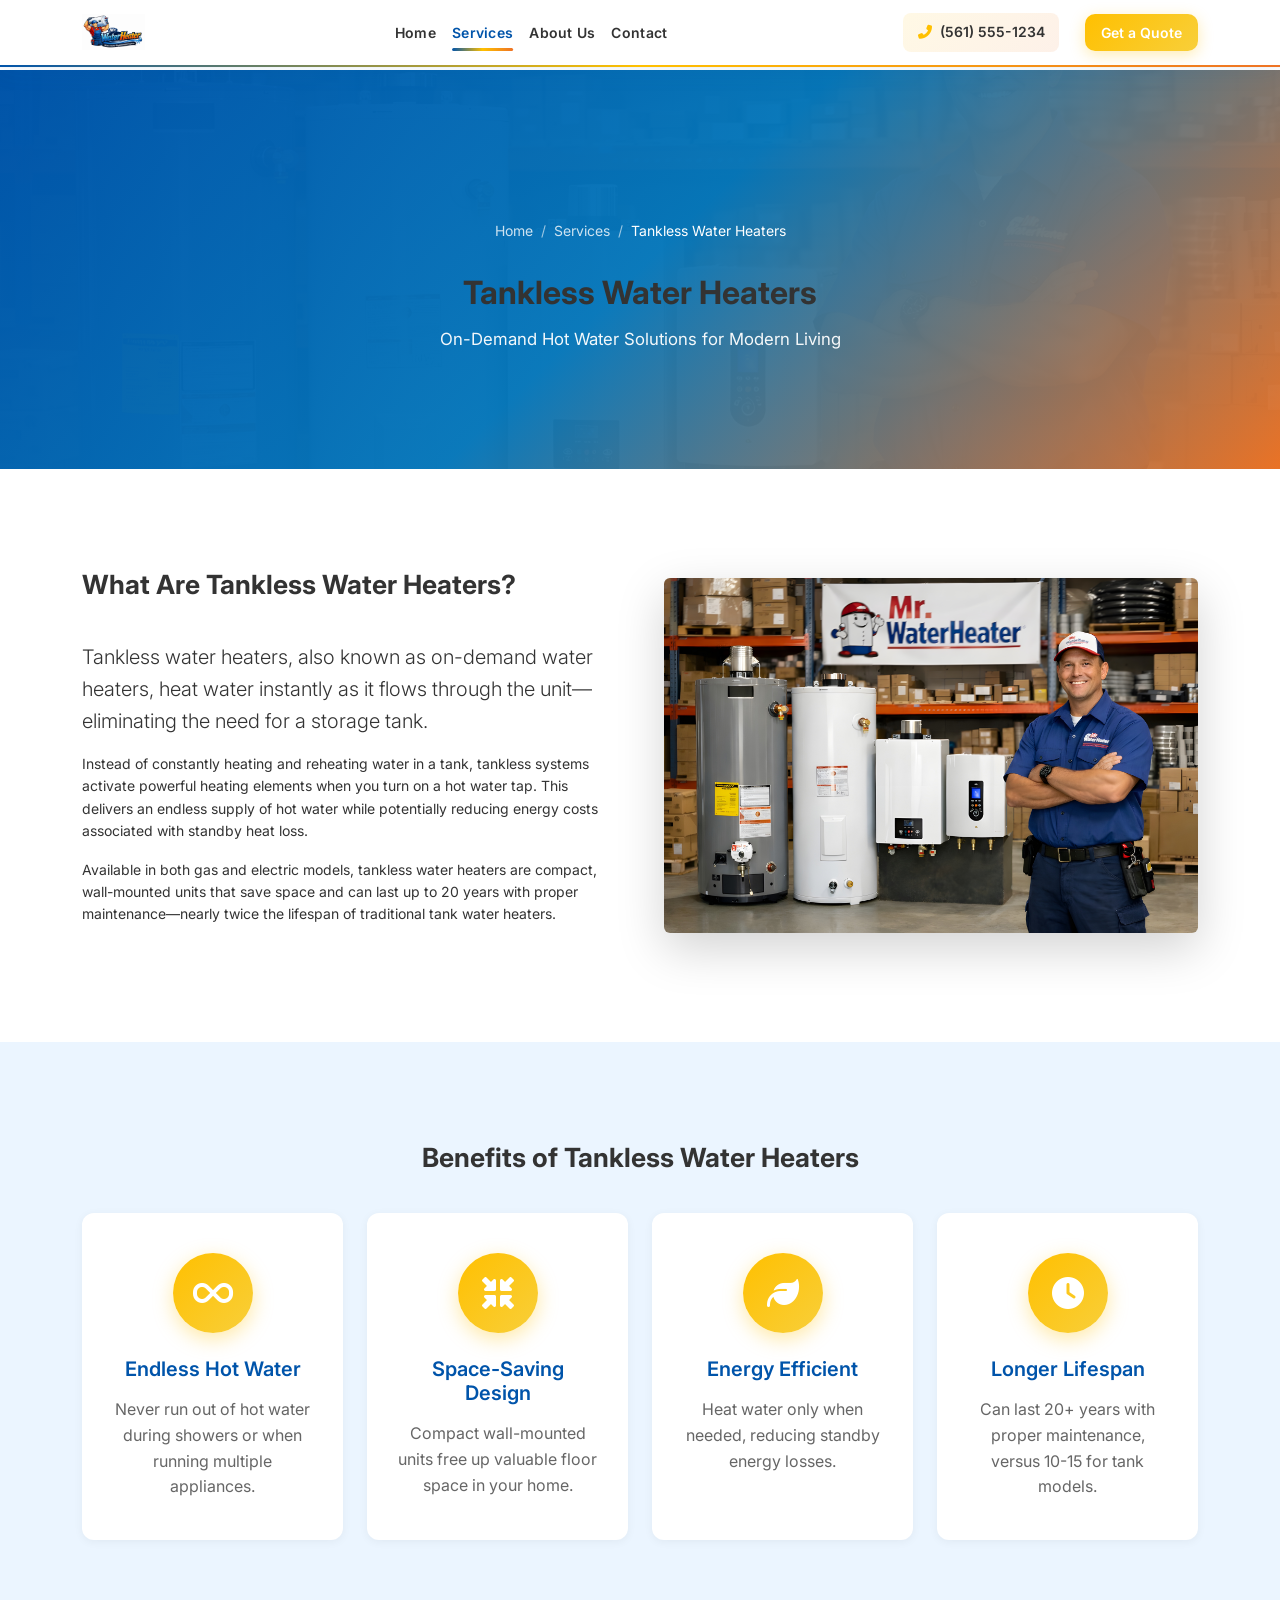
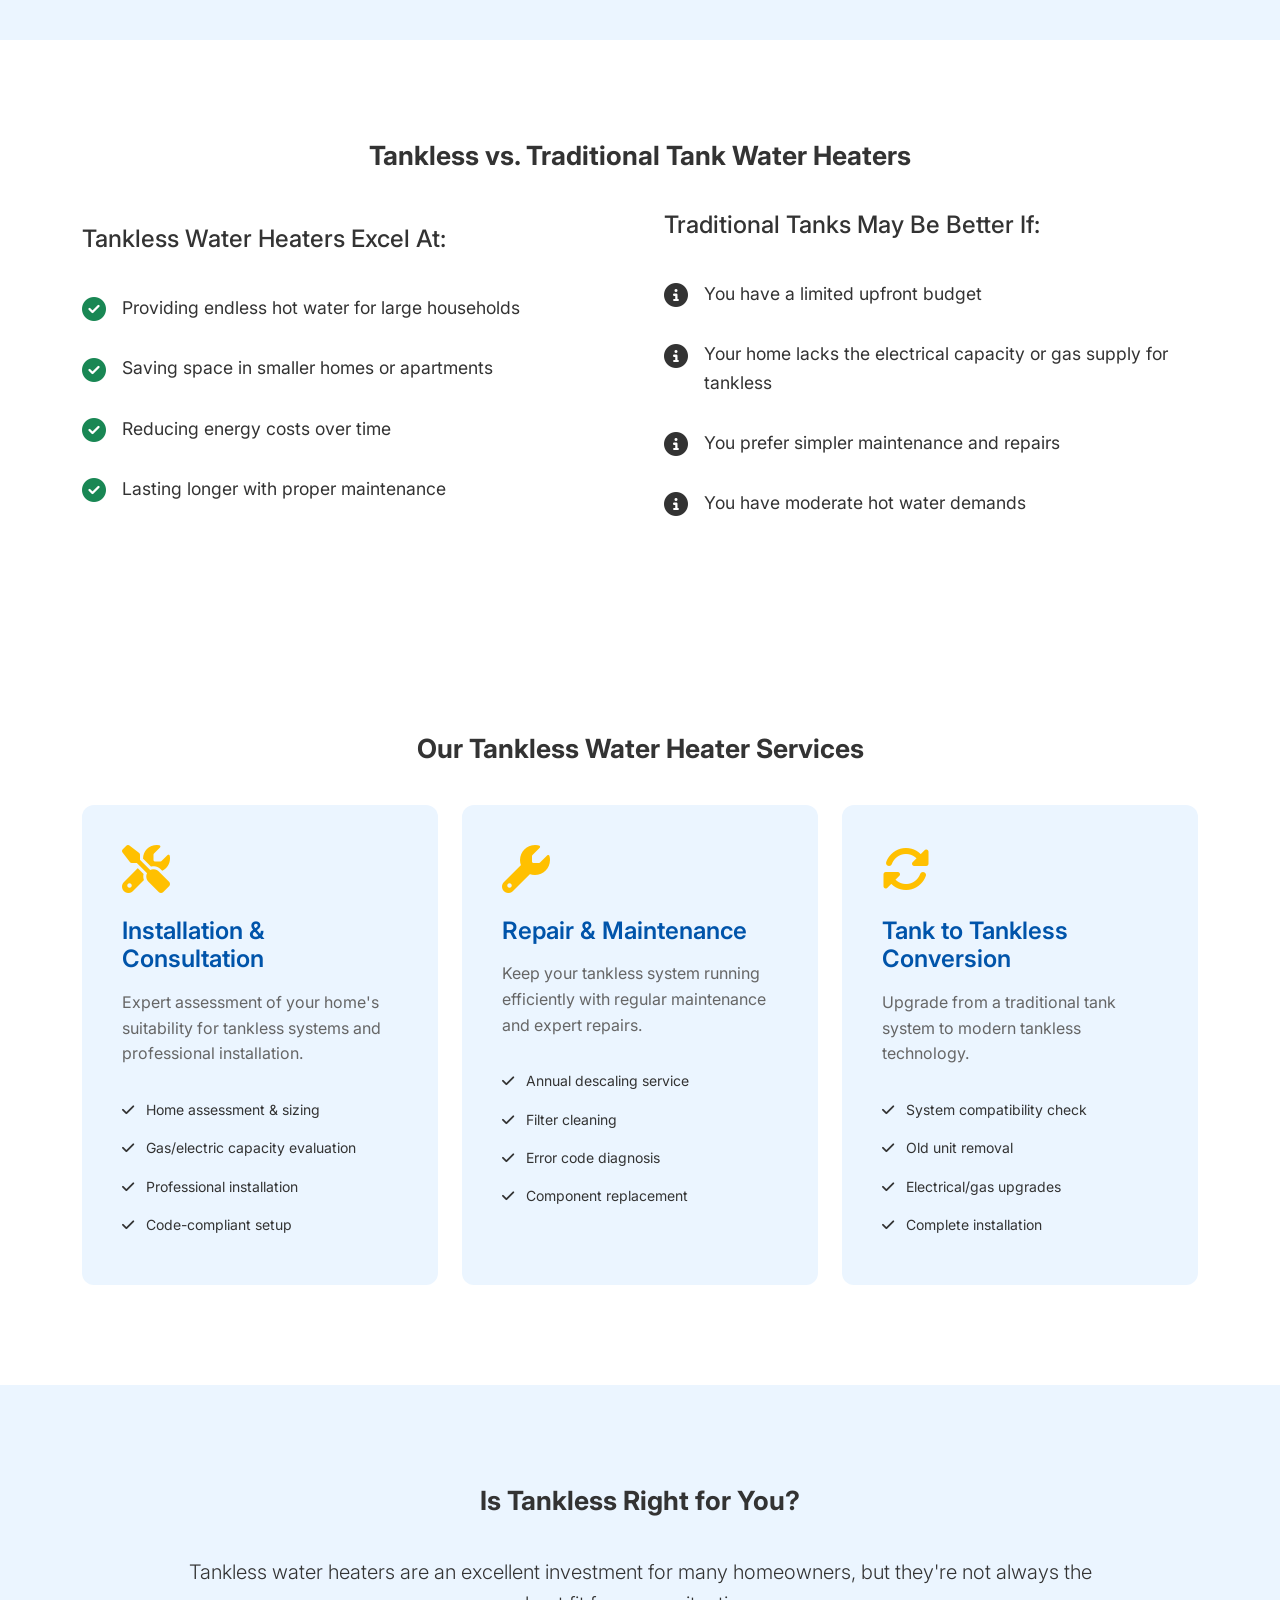
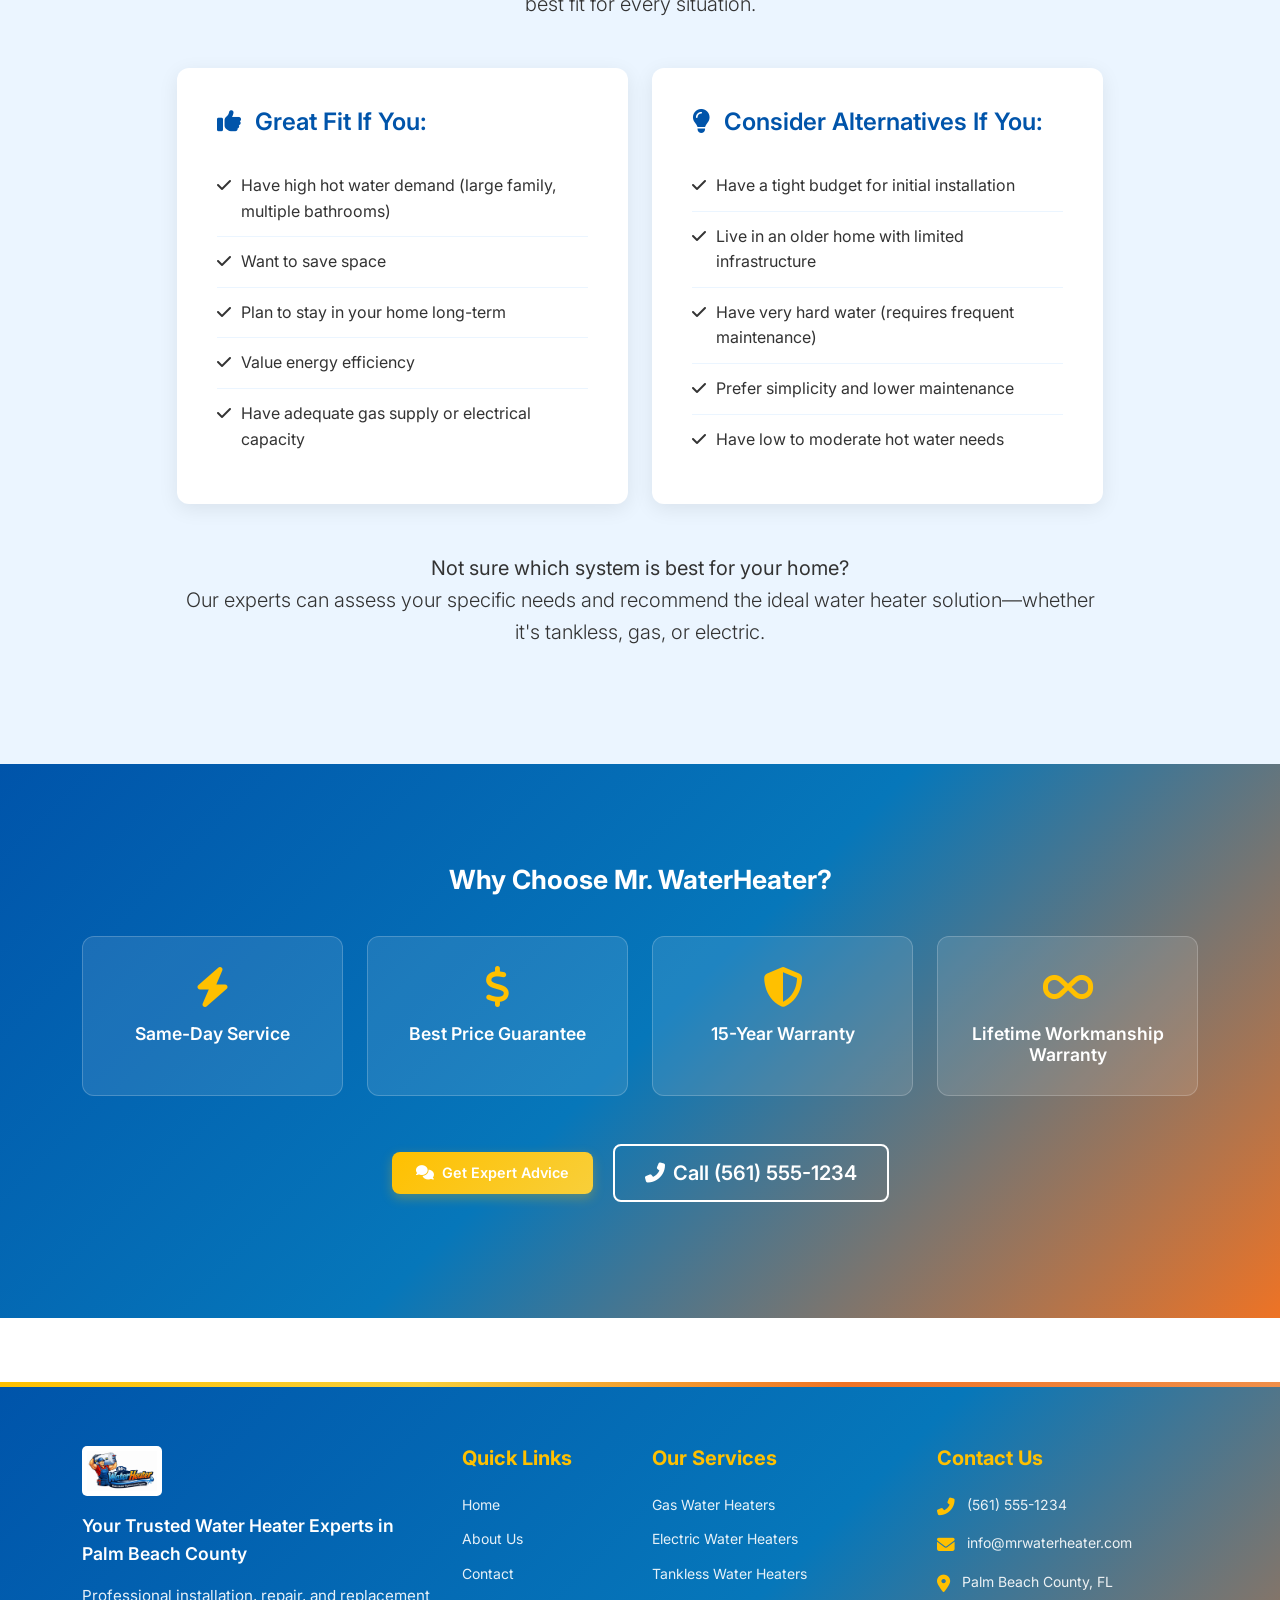
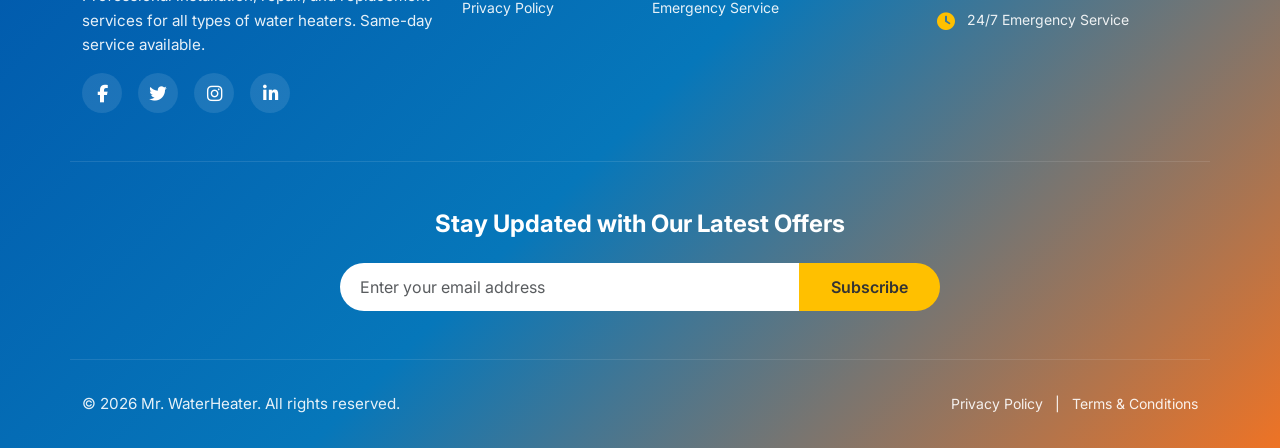
<file: tankless-water-heaters.html>
<!DOCTYPE html>
<html lang="en">
<head>
    <meta charset="UTF-8">
    <meta name="viewport" content="width=device-width, initial-scale=1.0">
    <meta name="description" content="Tankless water heater installation and service in Palm Beach County. Endless hot water and energy savings. Expert advice and installation.">
    <title>Tankless Water Heaters - Installation & Service | Mr. WaterHeater</title>
    
    <!-- Bootstrap CSS -->
    <link href="https://cdn.jsdelivr.net/npm/bootstrap@5.3.2/dist/css/bootstrap.min.css" rel="stylesheet">
    <!-- Font Awesome -->
    <link rel="stylesheet" href="https://cdnjs.cloudflare.com/ajax/libs/font-awesome/6.5.1/css/all.min.css">
    <!-- Google Fonts -->
    <link href="https://fonts.googleapis.com/css2?family=Inter:wght@400;500;600;700&display=swap" rel="stylesheet">
    <!-- Custom CSS -->
    <link rel="stylesheet" href="css/style.css">
</head>
<body>
    
    <!-- Navigation -->
    <nav class="navbar navbar-expand-lg navbar-light">
        <div class="container">
            <!-- Logo -->
            <a class="navbar-brand" href="index.html">
                <img src="assets/Mr. WaterHeater Logo v1.jpg" alt="Mr. WaterHeater Logo" class="logo">
            </a>

            <!-- Mobile Toggle Button -->
            <button class="navbar-toggler" type="button" data-bs-toggle="collapse" data-bs-target="#navbarNav" 
                    aria-controls="navbarNav" aria-expanded="false" aria-label="Toggle navigation">
                <span class="navbar-toggler-icon"></span>
            </button>

            <!-- Navigation Menu -->
            <div class="collapse navbar-collapse" id="navbarNav">
                <ul class="navbar-nav mx-auto">
                    <li class="nav-item">
                        <a class="nav-link" href="index.html">Home</a>
                    </li>
                    <li class="nav-item dropdown">
                        <a class="nav-link dropdown-toggle active" href="#" id="servicesDropdown" role="button" 
                           data-bs-toggle="dropdown" aria-expanded="false">
                            Services
                        </a>
                        <ul class="dropdown-menu" aria-labelledby="servicesDropdown">
                            <li><a class="dropdown-item" href="gas-water-heaters.html">Gas Water Heaters</a></li>
                            <li><a class="dropdown-item" href="electric-water-heaters.html">Electric Water Heaters</a></li>
                            <li><a class="dropdown-item active" href="tankless-water-heaters.html">Tankless Water Heaters</a></li>
                        </ul>
                    </li>
                    <li class="nav-item">
                        <a class="nav-link" href="about.html">About Us</a>
                    </li>
                    <li class="nav-item">
                        <a class="nav-link" href="contact.html">Contact</a>
                    </li>
                </ul>

                <!-- Phone Number & CTA -->
                <div class="navbar-actions d-flex align-items-center">
                    <a href="tel:+15615551234" class="phone-number me-3">
                        <i class="fas fa-phone-alt me-2"></i>
                        <span>(561) 555-1234</span>
                    </a>
                    <a href="contact.html" class="btn btn-primary btn-nav-cta">Get a Quote</a>
                </div>
            </div>
        </div>
    </nav>

    <!-- Page Hero -->
    <section class="page-hero" style="background-image: linear-gradient(135deg, rgba(0, 84, 170, 0.88) 0%, rgba(6, 119, 186, 0.85) 50%, rgba(238, 115, 37, 0.80) 100%), url('assets/Water Heaters in Warehouse HD.png');">
        <div class="container">
            <div class="row">
                <div class="col-lg-8 mx-auto text-center">
                    <nav aria-label="breadcrumb" class="breadcrumb-nav">
                        <ol class="breadcrumb justify-content-center">
                            <li class="breadcrumb-item"><a href="index.html">Home</a></li>
                            <li class="breadcrumb-item"><a href="index.html#services">Services</a></li>
                            <li class="breadcrumb-item active">Tankless Water Heaters</li>
                        </ol>
                    </nav>
                    <h1 class="page-title">Tankless Water Heaters</h1>
                    <p class="page-subtitle">On-Demand Hot Water Solutions for Modern Living</p>
                </div>
            </div>
        </div>
    </section>

    <!-- Main Content -->
    <main class="service-page-content">
        <!-- What Are Tankless Water Heaters -->
        <section class="service-intro-section">
            <div class="container">
                <div class="row align-items-center g-5">
                    <div class="col-lg-6 animate-on-scroll">
                        <h2 class="section-title text-start">What Are Tankless Water Heaters?</h2>
                        <p class="lead">Tankless water heaters, also known as on-demand water heaters, heat water instantly as it flows through the unit—eliminating the need for a storage tank.</p>
                        <p>Instead of constantly heating and reheating water in a tank, tankless systems activate powerful heating elements when you turn on a hot water tap. This delivers an endless supply of hot water while potentially reducing energy costs associated with standby heat loss.</p>
                        <p>Available in both gas and electric models, tankless water heaters are compact, wall-mounted units that save space and can last up to 20 years with proper maintenance—nearly twice the lifespan of traditional tank water heaters.</p>
                    </div>
                    <div class="col-lg-6 animate-on-scroll">
                        <div class="service-image-wrapper">
                            <img src="assets/Water Heaters in Warehouse HD.png" alt="Tankless Water Heaters" class="img-fluid rounded shadow-lg">
                        </div>
                    </div>
                </div>
            </div>
        </section>

        <!-- Benefits Section -->
        <section class="benefits-section">
            <div class="container">
                <h2 class="section-title">Benefits of Tankless Water Heaters</h2>
                <div class="row g-4">
                    <div class="col-lg-3 col-md-6 animate-on-scroll">
                        <div class="benefit-card">
                            <div class="benefit-icon">
                                <i class="fas fa-infinity"></i>
                            </div>
                            <h4>Endless Hot Water</h4>
                            <p>Never run out of hot water during showers or when running multiple appliances.</p>
                        </div>
                    </div>
                    <div class="col-lg-3 col-md-6 animate-on-scroll">
                        <div class="benefit-card">
                            <div class="benefit-icon">
                                <i class="fas fa-compress-arrows-alt"></i>
                            </div>
                            <h4>Space-Saving Design</h4>
                            <p>Compact wall-mounted units free up valuable floor space in your home.</p>
                        </div>
                    </div>
                    <div class="col-lg-3 col-md-6 animate-on-scroll">
                        <div class="benefit-card">
                            <div class="benefit-icon">
                                <i class="fas fa-leaf"></i>
                            </div>
                            <h4>Energy Efficient</h4>
                            <p>Heat water only when needed, reducing standby energy losses.</p>
                        </div>
                    </div>
                    <div class="col-lg-3 col-md-6 animate-on-scroll">
                        <div class="benefit-card">
                            <div class="benefit-icon">
                                <i class="fas fa-clock"></i>
                            </div>
                            <h4>Longer Lifespan</h4>
                            <p>Can last 20+ years with proper maintenance, versus 10-15 for tank models.</p>
                        </div>
                    </div>
                </div>
            </div>
        </section>

        <!-- Tankless vs Tank Comparison -->
        <section class="comparison-section">
            <div class="container">
                <h2 class="section-title">Tankless vs. Traditional Tank Water Heaters</h2>
                <div class="row align-items-center g-5">
                    <div class="col-lg-6 animate-on-scroll">
                        <h3 class="h4 mb-4">Tankless Water Heaters Excel At:</h3>
                        <ul class="comparison-list">
                            <li><i class="fas fa-check-circle text-success"></i> Providing endless hot water for large households</li>
                            <li><i class="fas fa-check-circle text-success"></i> Saving space in smaller homes or apartments</li>
                            <li><i class="fas fa-check-circle text-success"></i> Reducing energy costs over time</li>
                            <li><i class="fas fa-check-circle text-success"></i> Lasting longer with proper maintenance</li>
                        </ul>
                    </div>
                    <div class="col-lg-6 animate-on-scroll">
                        <h3 class="h4 mb-4">Traditional Tanks May Be Better If:</h3>
                        <ul class="comparison-list">
                            <li><i class="fas fa-info-circle text-primary"></i> You have a limited upfront budget</li>
                            <li><i class="fas fa-info-circle text-primary"></i> Your home lacks the electrical capacity or gas supply for tankless</li>
                            <li><i class="fas fa-info-circle text-primary"></i> You prefer simpler maintenance and repairs</li>
                            <li><i class="fas fa-info-circle text-primary"></i> You have moderate hot water demands</li>
                        </ul>
                    </div>
                </div>
            </div>
        </section>

        <!-- Services We Offer -->
        <section class="services-offered-section">
            <div class="container">
                <h2 class="section-title">Our Tankless Water Heater Services</h2>
                <div class="row g-4">
                    <div class="col-lg-4 animate-on-scroll">
                        <div class="service-detail-card">
                            <i class="fas fa-tools"></i>
                            <h3>Installation & Consultation</h3>
                            <p>Expert assessment of your home's suitability for tankless systems and professional installation.</p>
                            <ul>
                                <li>Home assessment & sizing</li>
                                <li>Gas/electric capacity evaluation</li>
                                <li>Professional installation</li>
                                <li>Code-compliant setup</li>
                            </ul>
                        </div>
                    </div>
                    <div class="col-lg-4 animate-on-scroll">
                        <div class="service-detail-card">
                            <i class="fas fa-wrench"></i>
                            <h3>Repair & Maintenance</h3>
                            <p>Keep your tankless system running efficiently with regular maintenance and expert repairs.</p>
                            <ul>
                                <li>Annual descaling service</li>
                                <li>Filter cleaning</li>
                                <li>Error code diagnosis</li>
                                <li>Component replacement</li>
                            </ul>
                        </div>
                    </div>
                    <div class="col-lg-4 animate-on-scroll">
                        <div class="service-detail-card">
                            <i class="fas fa-sync-alt"></i>
                            <h3>Tank to Tankless Conversion</h3>
                            <p>Upgrade from a traditional tank system to modern tankless technology.</p>
                            <ul>
                                <li>System compatibility check</li>
                                <li>Old unit removal</li>
                                <li>Electrical/gas upgrades</li>
                                <li>Complete installation</li>
                            </ul>
                        </div>
                    </div>
                </div>
            </div>
        </section>

        <!-- Is Tankless Right for You -->
        <section class="right-choice-section">
            <div class="container">
                <div class="row">
                    <div class="col-lg-10 mx-auto">
                        <h2 class="section-title">Is Tankless Right for You?</h2>
                        <p class="text-center lead mb-5">Tankless water heaters are an excellent investment for many homeowners, but they're not always the best fit for every situation.</p>
                        <div class="row g-4">
                            <div class="col-md-6 animate-on-scroll">
                                <div class="right-choice-card good-fit">
                                    <h4><i class="fas fa-thumbs-up"></i> Great Fit If You:</h4>
                                    <ul>
                                        <li>Have high hot water demand (large family, multiple bathrooms)</li>
                                        <li>Want to save space</li>
                                        <li>Plan to stay in your home long-term</li>
                                        <li>Value energy efficiency</li>
                                        <li>Have adequate gas supply or electrical capacity</li>
                                    </ul>
                                </div>
                            </div>
                            <div class="col-md-6 animate-on-scroll">
                                <div class="right-choice-card consider-alternatives">
                                    <h4><i class="fas fa-lightbulb"></i> Consider Alternatives If You:</h4>
                                    <ul>
                                        <li>Have a tight budget for initial installation</li>
                                        <li>Live in an older home with limited infrastructure</li>
                                        <li>Have very hard water (requires frequent maintenance)</li>
                                        <li>Prefer simplicity and lower maintenance</li>
                                        <li>Have low to moderate hot water needs</li>
                                    </ul>
                                </div>
                            </div>
                        </div>
                        <div class="text-center mt-5">
                            <p class="lead"><strong>Not sure which system is best for your home?</strong><br>Our experts can assess your specific needs and recommend the ideal water heater solution—whether it's tankless, gas, or electric.</p>
                        </div>
                    </div>
                </div>
            </div>
        </section>

        <!-- Why Choose Us -->
        <section class="why-choose-cta-section">
            <div class="container">
                <h2 class="section-title">Why Choose Mr. WaterHeater?</h2>
                <div class="row g-4 mb-5">
                    <div class="col-md-6 col-lg-3 animate-on-scroll">
                        <div class="cta-feature">
                            <i class="fas fa-bolt"></i>
                            <h5>Same-Day Service</h5>
                        </div>
                    </div>
                    <div class="col-md-6 col-lg-3 animate-on-scroll">
                        <div class="cta-feature">
                            <i class="fas fa-dollar-sign"></i>
                            <h5>Best Price Guarantee</h5>
                        </div>
                    </div>
                    <div class="col-md-6 col-lg-3 animate-on-scroll">
                        <div class="cta-feature">
                            <i class="fas fa-shield-alt"></i>
                            <h5>15-Year Warranty</h5>
                        </div>
                    </div>
                    <div class="col-md-6 col-lg-3 animate-on-scroll">
                        <div class="cta-feature">
                            <i class="fas fa-infinity"></i>
                            <h5>Lifetime Workmanship Warranty</h5>
                        </div>
                    </div>
                </div>
                <div class="text-center">
                    <a href="contact.html" class="btn btn-primary btn-lg me-3 mb-3">
                        <i class="fas fa-comments me-2"></i>Get Expert Advice
                    </a>
                    <a href="tel:+15615551234" class="btn btn-outline btn-lg mb-3">
                        <i class="fas fa-phone-alt me-2"></i>Call (561) 555-1234
                    </a>
                </div>
            </div>
        </section>
    </main>

    <!-- Footer -->
    <footer class="footer">
        <div class="container">
            <div class="row footer-content">
                <!-- Company Info -->
                <div class="col-lg-4 col-md-6 mb-4 mb-lg-0">
                    <img src="assets/Mr. WaterHeater Logo v1.jpg" alt="Mr. WaterHeater Logo" class="footer-logo mb-3">
                    <p class="footer-tagline">Your Trusted Water Heater Experts in Palm Beach County</p>
                    <p class="footer-about">Professional installation, repair, and replacement services for all types of water heaters. Same-day service available.</p>
                    <div class="social-icons mt-3">
                        <a href="#" class="social-icon" aria-label="Facebook"><i class="fab fa-facebook-f"></i></a>
                        <a href="#" class="social-icon" aria-label="Twitter"><i class="fab fa-twitter"></i></a>
                        <a href="#" class="social-icon" aria-label="Instagram"><i class="fab fa-instagram"></i></a>
                        <a href="#" class="social-icon" aria-label="LinkedIn"><i class="fab fa-linkedin-in"></i></a>
                    </div>
                </div>

                <!-- Quick Links -->
                <div class="col-lg-2 col-md-6 mb-4 mb-lg-0">
                    <h5 class="footer-heading">Quick Links</h5>
                    <ul class="footer-links">
                        <li><a href="index.html">Home</a></li>
                        <li><a href="about.html">About Us</a></li>
                        <li><a href="contact.html">Contact</a></li>
                        <li><a href="privacy.html">Privacy Policy</a></li>
                    </ul>
                </div>

                <!-- Services -->
                <div class="col-lg-3 col-md-6 mb-4 mb-lg-0">
                    <h5 class="footer-heading">Our Services</h5>
                    <ul class="footer-links">
                        <li><a href="gas-water-heaters.html">Gas Water Heaters</a></li>
                        <li><a href="electric-water-heaters.html">Electric Water Heaters</a></li>
                        <li><a href="tankless-water-heaters.html">Tankless Water Heaters</a></li>
                        <li><a href="contact.html">Emergency Service</a></li>
                    </ul>
                </div>

                <!-- Contact Info -->
                <div class="col-lg-3 col-md-6 mb-4 mb-lg-0">
                    <h5 class="footer-heading">Contact Us</h5>
                    <ul class="footer-contact">
                        <li>
                            <i class="fas fa-phone-alt"></i>
                            <a href="tel:+15615551234">(561) 555-1234</a>
                        </li>
                        <li>
                            <i class="fas fa-envelope"></i>
                            <a href="mailto:info@mrwaterheater.com">info@mrwaterheater.com</a>
                        </li>
                        <li>
                            <i class="fas fa-map-marker-alt"></i>
                            <span>Palm Beach County, FL</span>
                        </li>
                        <li>
                            <i class="fas fa-clock"></i>
                            <span>24/7 Emergency Service</span>
                        </li>
                    </ul>
                </div>
            </div>

            <!-- Newsletter -->
            <div class="row footer-newsletter">
                <div class="col-lg-8 mx-auto text-center">
                    <h5 class="newsletter-heading">Stay Updated with Our Latest Offers</h5>
                    <form class="newsletter-form">
                        <div class="input-group">
                            <input type="email" class="form-control" placeholder="Enter your email address" required>
                            <button class="btn btn-accent" type="submit">Subscribe</button>
                        </div>
                    </form>
                </div>
            </div>

            <!-- Copyright Bar -->
            <div class="footer-bottom">
                <div class="row align-items-center">
                    <div class="col-md-6 text-center text-md-start">
                        <p class="mb-0">&copy; 2026 Mr. WaterHeater. All rights reserved.</p>
                    </div>
                    <div class="col-md-6 text-center text-md-end">
                        <a href="privacy.html" class="footer-bottom-link">Privacy Policy</a>
                        <span class="mx-2">|</span>
                        <a href="privacy.html" class="footer-bottom-link">Terms & Conditions</a>
                    </div>
                </div>
            </div>
        </div>
    </footer>

    <!-- Bootstrap JS -->
    <script src="https://cdn.jsdelivr.net/npm/bootstrap@5.3.2/dist/js/bootstrap.bundle.min.js"></script>
    <!-- Custom JS -->
    <script src="js/main.js"></script>
</body>
</html>
</file>
<file: css/style.css>
/* ==========================================
   Mr. WaterHeater - Custom Styles
   ========================================== */

/* ==========================================
   CSS Custom Properties (Color Palette)
   ========================================== */
:root {
    /* Primary Blues */
    --primary-dark: #0054AA;
    --primary: #0054AA;
    --primary-light: #0677BA;
    --primary-lighter: #7BADD7;
    --primary-lightest: #EBF5FF;
    
    /* Modern Gradient Colors */
    --gradient-dark: #0054AA;
    --gradient-purple: #0677BA;
    --gradient-blue: #0054AA;
    
    /* Accent Yellows/Golds */
    --accent-primary: #FFC000;
    --accent: #F8CF3A;
    --accent-light: #F8CF3A;
    --accent-lighter: #F8CF3A;
    --accent-lightest: #FFF5DD;
    
    /* Accent Oranges */
    --secondary: #EE7325;
    --secondary-light: #F08F49;
    --secondary-lighter: #F08F49;
    --secondary-lightest: #FFE5DB;
    --secondary-bg: #FFF4F0;
    
    /* Neutral Colors */
    --white: #FFFFFF;
    --black: #000000;
    --gray-dark: #333333;
    --gray: #666666;
    --gray-light: #999999;
    --gray-lighter: #CCCCCC;
    --gray-lightest: #F5F5F5;
    
    /* Typography */
    --font-primary: 'Inter', sans-serif;
    --font-size-base: 14px;
    
    /* Spacing */
    --section-padding: 80px 0;
    --section-padding-mobile: 50px 0;
}

/* ==========================================
   Global Styles
   ========================================== */
* {
    margin: 0;
    padding: 0;
    box-sizing: border-box;
}

/* ==========================================
   Loading Screen - Plumbing Theme
   ========================================== */
.page-loader {
    position: fixed;
    top: 0;
    left: 0;
    width: 100%;
    height: 100%;
    background: linear-gradient(135deg, #0054AA 0%, #0677BA 50%, #EE7325 100%);
    display: flex;
    align-items: center;
    justify-content: center;
    z-index: 9999;
    opacity: 1;
    transition: opacity 0.5s ease, visibility 0.5s ease;
}

.page-loader.hidden {
    opacity: 0;
    visibility: hidden;
    pointer-events: none;
}

.loader-content {
    text-align: center;
}

/* Screwdriver & Screw Animation */
.screwdriver-loader {
    position: relative;
    width: 80px;
    height: 80px;
    margin: 0 auto 1.5rem;
}

/* Screw */
.screw {
    position: absolute;
    top: 50%;
    left: 50%;
    transform: translate(-50%, -50%);
    width: 30px;
    height: 30px;
    background: #FFC000;
    border-radius: 50%;
    box-shadow: 0 0 0 3px rgba(255, 192, 0, 0.3);
}

.screw::before {
    content: '';
    position: absolute;
    top: 50%;
    left: 50%;
    transform: translate(-50%, -50%);
    width: 20px;
    height: 2px;
    background: #EE7325;
}

.screw::after {
    content: '';
    position: absolute;
    top: 50%;
    left: 50%;
    transform: translate(-50%, -50%) rotate(90deg);
    width: 20px;
    height: 2px;
    background: #EE7325;
}

/* Screwdriver */
.screwdriver {
    position: absolute;
    top: 50%;
    left: 50%;
    width: 40px;
    height: 60px;
    transform-origin: center center;
    animation: tightenScrew 2s ease-in-out infinite;
}

/* Screwdriver handle */
.screwdriver::before {
    content: '';
    position: absolute;
    top: -20px;
    left: 50%;
    transform: translateX(-50%);
    width: 16px;
    height: 25px;
    background: linear-gradient(180deg, #EE7325, #F08F49);
    border-radius: 8px 8px 2px 2px;
}

/* Screwdriver shaft */
.screwdriver::after {
    content: '';
    position: absolute;
    top: 5px;
    left: 50%;
    transform: translateX(-50%);
    width: 4px;
    height: 20px;
    background: linear-gradient(180deg, #999, #666);
    border-radius: 2px;
}

@keyframes tightenScrew {
    0%, 100% {
        transform: translate(-50%, -50%) rotate(0deg);
    }
    25% {
        transform: translate(-50%, -50%) rotate(-90deg);
    }
    50% {
        transform: translate(-50%, -50%) rotate(-180deg);
    }
    75% {
        transform: translate(-50%, -50%) rotate(-270deg);
    }
}

.loader-text {
    color: white;
    font-size: 1rem;
    font-weight: 600;
    letter-spacing: 0.5px;
    animation: pulse 2s ease-in-out infinite;
}

@keyframes pulse {
    0%, 100% {
        opacity: 1;
    }
    50% {
        opacity: 0.6;
    }
}

body {
    font-family: var(--font-primary);
    font-size: var(--font-size-base);
    color: var(--gray-dark);
    line-height: 1.6;
    overflow-x: hidden;
    padding-top: 70px; /* Match navbar height */
}

h1, h2, h3, h4, h5, h6 {
    font-weight: 700;
    line-height: 1.2;
    margin-bottom: 1rem;
    color: var(--gray-dark);
}

h1 { font-size: 2rem; }
h2 { font-size: 1.65rem; }
h3 { font-size: 1.35rem; }
h4 { font-size: 1.1rem; }
h5 { font-size: 0.95rem; }
h6 { font-size: 0.85rem; }

p {
    margin-bottom: 1rem;
}

a {
    text-decoration: none;
    transition: all 0.3s ease;
}

img {
    max-width: 100%;
    height: auto;
}

/* ==========================================
   Button Styles
   ========================================== */
.btn-primary {
    background: linear-gradient(135deg, var(--accent-primary) 0%, var(--accent) 100%);
    border: none;
    color: var(--white);
    padding: 0.65rem 1.5rem;
    font-weight: 600;
    font-size: 0.9rem;
    border-radius: 8px;
    transition: all 0.3s ease;
    box-shadow: 0 4px 12px rgba(255, 192, 0, 0.3);
}

.btn-primary:hover {
    background: linear-gradient(135deg, var(--accent) 0%, var(--accent-primary) 100%);
    transform: translateY(-3px);
    box-shadow: 0 6px 20px rgba(255, 192, 0, 0.4);
    color: var(--white);
}

.btn-secondary {
    background: linear-gradient(135deg, var(--secondary) 0%, var(--secondary-light) 100%);
    border: none;
    color: var(--white);
    padding: 12px 30px;
    font-weight: 600;
    border-radius: 8px;
    transition: all 0.3s ease;
    box-shadow: 0 4px 12px rgba(238, 115, 37, 0.3);
}

.btn-secondary:hover {
    background: linear-gradient(135deg, var(--secondary-light) 0%, var(--secondary) 100%);
    transform: translateY(-3px);
    box-shadow: 0 6px 20px rgba(238, 115, 37, 0.4);
    color: var(--white);
}

.btn-outline {
    background-color: transparent;
    border: 2px solid var(--white);
    color: var(--white);
    padding: 12px 30px;
    font-weight: 600;
    border-radius: 8px;
    transition: all 0.3s ease;
}

.btn-outline:hover {
    background-color: var(--white);
    color: var(--primary-dark);
    transform: translateY(-2px);
    box-shadow: 0 4px 15px rgba(255, 255, 255, 0.3);
}

/* ==========================================
   Navigation - Modern Fintech Design
   ========================================== */
.navbar {
    position: fixed;
    top: 0;
    left: 0;
    right: 0;
    padding: 0.75rem 0;
    transition: all 0.4s cubic-bezier(0.4, 0, 0.2, 1);
    z-index: 1000;
    background: rgba(255, 255, 255, 0.95);
    backdrop-filter: blur(20px);
    -webkit-backdrop-filter: blur(20px);
    border-bottom: 2px solid transparent;
    border-image: linear-gradient(90deg, #0054AA 0%, #FFC000 50%, #EE7325 100%) 1;
    box-shadow: 0 4px 24px rgba(0, 84, 170, 0.08), 0 0 1px rgba(0, 84, 170, 0.1);
}

.navbar .container {
    display: flex;
    align-items: center;
    justify-content: space-between;
    flex-wrap: wrap;
}

@keyframes navSlideDown {
    from {
        transform: translateY(-100%);
        opacity: 0;
    }
    to {
        transform: translateY(0);
        opacity: 1;
    }
}

.navbar.scrolled {
    padding: 0.75rem 0;
    box-shadow: 0 2px 16px rgba(0, 0, 0, 0.06);
    border-bottom: 1px solid rgba(0, 0, 0, 0.08);
}

/* Logo */
.navbar-brand {
    padding: 0;
    transition: all 0.3s ease;
}

.navbar-brand .logo {
    height: 38px;
    width: auto;
    transition: all 0.3s ease;
}

.navbar.scrolled .navbar-brand .logo {
    height: 38px;
}

/* Navbar Collapse */
.navbar-collapse {
    display: flex;
    flex-grow: 1;
    align-items: center;
    justify-content: space-between;
}

/* Navigation Links */
.navbar-nav .nav-link {
    color: var(--gray-dark);
    font-weight: 600;
    padding: 0.5rem 0.9rem;
    transition: all 0.3s cubic-bezier(0.4, 0, 0.2, 1);
    position: relative;
    font-size: 0.875rem;
    letter-spacing: 0.02em;
    line-height: 1.5;
    overflow: hidden;
}

.navbar-nav .nav-link::before {
    content: '';
    position: absolute;
    bottom: 0;
    left: 50%;
    width: 0;
    height: 3px;
    background: linear-gradient(90deg, #0054AA 0%, #FFC000 50%, #EE7325 100%);
    transform: translateX(-50%);
    transition: width 0.4s cubic-bezier(0.4, 0, 0.2, 1);
    border-radius: 2px;
}

.navbar-nav .nav-link:hover::before,
.navbar-nav .nav-link.active::before {
    width: 80%;
}

.navbar-nav .nav-link:hover {
    color: var(--primary);
    transform: translateY(-2px);
}

.navbar-nav .nav-link.active {
    color: var(--primary);
}

.navbar-nav .nav-link::after {
    content: '';
    position: absolute;
    top: 0;
    left: 0;
    width: 100%;
    height: 100%;
    background: linear-gradient(135deg, rgba(0, 84, 170, 0.05), rgba(255, 192, 0, 0.05));
    opacity: 0;
    transition: opacity 0.3s ease;
    border-radius: 8px;
    z-index: -1;
}

.navbar-nav .nav-link:hover::after {
    opacity: 1;
}

/* Dropdown Menu */
.dropdown-menu {
    border: 2px solid transparent;
    background: rgba(255, 255, 255, 0.98);
    backdrop-filter: blur(20px);
    -webkit-backdrop-filter: blur(20px);
    box-shadow: 0 20px 60px rgba(0, 84, 170, 0.15), 0 0 0 1px rgba(0, 84, 170, 0.1);
    border-radius: 16px;
    padding: 0.75rem;
    margin-top: 0.75rem;
    animation: dropdownSlide 0.3s cubic-bezier(0.4, 0, 0.2, 1);
    min-width: 240px;
}

@keyframes dropdownSlide {
    from {
        opacity: 0;
        transform: translateY(-10px);
    }
    to {
        opacity: 1;
        transform: translateY(0);
    }
}

.dropdown-item {
    padding: 0.65rem 1rem;
    color: var(--gray-dark);
    transition: all 0.3s cubic-bezier(0.4, 0, 0.2, 1);
    border-radius: 10px;
    font-weight: 500;
    font-size: 0.875rem;
    position: relative;
    overflow: hidden;
}

.dropdown-item::before {
    content: '';
    position: absolute;
    left: 0;
    top: 50%;
    transform: translateY(-50%);
    width: 0;
    height: 60%;
    background: linear-gradient(90deg, #0054AA, #FFC000);
    transition: width 0.3s ease;
    border-radius: 0 4px 4px 0;
}

.dropdown-item:hover::before {
    width: 4px;
}

.dropdown-item:hover {
    background: linear-gradient(135deg, rgba(0, 84, 170, 0.08), rgba(255, 192, 0, 0.08));
    color: var(--primary);
    transform: translateX(8px);
    padding-left: 1.25rem;
}

.dropdown-item.active {
    background: linear-gradient(135deg, rgba(255, 192, 0, 0.15), rgba(238, 115, 37, 0.15));
    color: var(--primary);
    font-weight: 600;
}

/* Phone Number */
.phone-number {
    color: var(--gray-dark);
    font-weight: 600;
    text-decoration: none;
    font-size: 0.875rem;
    white-space: nowrap;
    transition: all 0.3s cubic-bezier(0.4, 0, 0.2, 1);
    padding: 0.5rem 0.9rem;
    border-radius: 10px;
    background: linear-gradient(135deg, rgba(255, 192, 0, 0.1), rgba(238, 115, 37, 0.1));
    border: 2px solid transparent;
    background-clip: padding-box;
    display: inline-flex;
    align-items: center;
    flex-shrink: 0;
    min-width: fit-content;
    position: relative;
    overflow: hidden;
}

.phone-number::before {
    content: '';
    position: absolute;
    inset: -2px;
    background: linear-gradient(90deg, #FFC000, #EE7325);
    border-radius: 10px;
    z-index: -1;
    opacity: 0;
    transition: opacity 0.3s ease;
}

.phone-number:hover::before {
    opacity: 1;
}

.phone-number:hover {
    color: var(--white);
    transform: translateY(-2px);
    box-shadow: 0 6px 20px rgba(255, 192, 0, 0.3);
}

.phone-number i {
    color: var(--accent-primary);
    margin-right: 0.4rem;
    font-size: 0.875rem;
    transition: all 0.3s ease;
}

.phone-number:hover i {
    color: var(--white);
    transform: rotate(20deg) scale(1.1);
}

/* Navbar Actions Container */
.navbar-actions {
    display: flex;
    align-items: center;
    gap: 0.75rem;
    flex-shrink: 0;
}

.navbar-actions > * {
    margin: 0 !important;
}

.navbar-actions .phone-number {
    margin-right: 0.75rem !important;
}

.navbar-nav {
    align-items: center;
    margin-bottom: 0 !important;
    flex-wrap: nowrap;
}

/* CTA Button in Nav */
.btn-nav-cta {
    padding: 0.5rem 1rem;
    font-weight: 600;
    white-space: nowrap;
    font-size: 0.875rem;
    border-radius: 10px;
    box-shadow: 0 4px 15px rgba(255, 192, 0, 0.3), 0 0 0 0 rgba(255, 192, 0, 0.5);
    display: inline-flex;
    align-items: center;
    flex-shrink: 0;
    margin: 0 !important;
    height: auto;
    line-height: 1.5;
    position: relative;
    overflow: hidden;
    transition: all 0.4s cubic-bezier(0.4, 0, 0.2, 1);
}

.btn-nav-cta::before {
    content: '';
    position: absolute;
    top: -2px;
    left: -100%;
    width: 100%;
    height: 100%;
    background: linear-gradient(90deg, transparent, rgba(255, 255, 255, 0.4), transparent);
    transition: left 0.5s ease;
}

.btn-nav-cta:hover::before {
    left: 100%;
}

.btn-nav-cta:hover {
    transform: translateY(-3px);
    box-shadow: 0 6px 25px rgba(255, 192, 0, 0.5), 0 0 0 4px rgba(255, 192, 0, 0.2);
}

/* Smaller Desktop Adjustments */
@media (max-width: 1399px) {
    .navbar-brand .logo {
        height: 36px;
    }
    
    .navbar {
        padding: 0.7rem 0;
    }
}

/* Medium Screen Adjustments (tablets/small laptops) */
@media (max-width: 1199px) {
    .navbar-nav .nav-link {
        padding: 0.5rem 0.7rem;
        font-size: 0.8125rem;
    }
    
    .phone-number {
        padding: 0.5rem 0.75rem;
        font-size: 0.8125rem;
    }
    
    .phone-number span {
        display: inline;
    }
    
    .btn-nav-cta {
        padding: 0.5rem 0.85rem;
        font-size: 0.8125rem;
    }
    
    .navbar-actions {
        gap: 0.5rem;
    }
    
    .navbar-actions .phone-number {
        margin-right: 0.5rem !important;
    }
}

/* Mobile Styles */
@media (max-width: 991px) {
    .navbar-brand .logo {
        height: 40px;
    }

    .navbar-collapse {
        margin-top: 1rem;
        padding: 1.5rem;
        background: rgba(255, 255, 255, 0.98);
        backdrop-filter: blur(20px) saturate(180%);
        -webkit-backdrop-filter: blur(20px) saturate(180%);
        border-radius: 16px;
        box-shadow: 0 12px 40px rgba(0, 84, 170, 0.15);
        border: 1px solid rgba(0, 84, 170, 0.1);
    }

    .navbar-nav {
        margin-bottom: 1rem;
    }

    .navbar-nav .nav-link {
        padding: 0.75rem 1rem;
    }

    .navbar-nav .nav-link::after {
        display: none;
    }

    .navbar-actions {
        flex-direction: column;
        width: 100%;
        gap: 0.75rem;
    }

    .phone-number {
        width: 100%;
        justify-content: center;
        display: flex;
        padding: 0.75rem;
        background-color: var(--primary-lightest);
        border-radius: 5px;
        margin: 0 !important;
    }

    .btn-nav-cta {
        width: 100%;
        text-align: center;
    }

    .dropdown-menu {
        border: none;
        box-shadow: none;
        background-color: var(--gray-lightest);
        margin: 0;
    }

    .dropdown-item {
        padding-left: 2rem;
    }
}

/* Navbar Toggler */
.navbar-toggler {
    border: none;
    padding: 0.6rem 0.8rem;
    background: rgba(0, 84, 170, 0.1);
    border-radius: 8px;
}

.navbar-toggler:focus {
    box-shadow: 0 0 0 3px rgba(0, 84, 170, 0.2);
    outline: none;
}

.navbar-toggler:hover {
    background: rgba(0, 84, 170, 0.15);
}

.navbar-toggler-icon {
    background-image: url("data:image/svg+xml,%3csvg xmlns='http://www.w3.org/2000/svg' viewBox='0 0 30 30'%3e%3cpath stroke='rgba(0, 84, 170, 1)' stroke-linecap='round' stroke-miterlimit='10' stroke-width='2.5' d='M4 7h22M4 15h22M4 23h22'/%3e%3c/svg%3e");
    width: 24px;
    height: 24px;
}

/* ==========================================
   Hero Section
   ========================================== */
.hero-section {
    position: relative;
    height: 100vh;
    min-height: 600px;
    display: flex;
    align-items: center;
    justify-content: center;
    overflow: hidden;
    margin-bottom: 0;
    margin-top: 0;
    background: linear-gradient(135deg, #0054AA 0%, #0677BA 50%, #EE7325 100%);
}

/* Video Background */
.hero-video {
    position: absolute;
    top: 60%;
    left: 50%;
    transform: translate(-50%, -50%);
    min-width: 100%;
    min-height: 100%;
    width: auto;
    height: auto;
    z-index: 1;
    object-fit: cover;
    object-position: center top;
    transition: filter 0.5s ease;
    opacity: 1;
}

/* Overlay */
.hero-overlay {
    position: absolute;
    top: 0;
    left: 0;
    width: 100%;
    height: 100%;
    background: transparent;
    z-index: 2;
    transition: backdrop-filter 0.5s ease;
    pointer-events: none;
}

/* Hero Content */
.hero-content {
    position: relative;
    z-index: 3;
    color: var(--white);
    width: 100%;
}

.hero-title {
    font-size: 2.15rem;
    font-weight: 700;
    color: var(--white);
    margin-bottom: 1.2rem;
    text-shadow: 2px 2px 8px rgba(0, 0, 0, 0.4);
    line-height: 1.2;
    letter-spacing: -0.5px;
    text-align: left;
}

.hero-subtitle {
    font-size: 1.05rem;
    font-weight: 500;
    color: var(--white);
    margin-bottom: 2rem;
    text-shadow: 1px 1px 3px rgba(0, 0, 0, 0.3);
    text-align: left;
}

.hero-buttons {
    display: flex;
    justify-content: flex-start;
    align-items: center;
    flex-wrap: wrap;
    gap: 1.25rem;
}

.hero-buttons .btn {
    min-width: 170px;
    padding: 0.875rem 1.75rem;
    font-size: 0.95rem;
    font-weight: 600;
    box-shadow: 0 4px 15px rgba(0, 0, 0, 0.25);
    transition: all 0.4s cubic-bezier(0.4, 0, 0.2, 1);
}

/* Blur background when hovering over buttons */
.hero-buttons .btn:hover ~ .hero-video,
.hero-section:has(.hero-buttons .btn:hover) .hero-video {
    filter: blur(8px);
}

.hero-buttons .btn:hover ~ .hero-overlay,
.hero-section:has(.hero-buttons .btn:hover) .hero-overlay {
    backdrop-filter: blur(5px);
}

.hero-buttons .btn:hover {
    transform: translateY(-3px) scale(1.05);
    box-shadow: 0 8px 25px rgba(0, 0, 0, 0.35);
    z-index: 10;
}

.hero-buttons .btn-primary:hover {
    box-shadow: 0 8px 25px rgba(255, 184, 0, 0.5);
}

.hero-buttons .btn-outline:hover {
    background: rgba(255, 255, 255, 0.15);
    backdrop-filter: blur(10px);
}

/* Scroll Indicator */
.hero-scroll-indicator {
    position: absolute;
    bottom: 2rem;
    left: 50%;
    transform: translateX(-50%);
}

.scroll-down {
    display: inline-block;
    width: 40px;
    height: 40px;
    border: 2px solid var(--white);
    border-radius: 50%;
    color: var(--white);
    text-decoration: none;
    display: flex;
    align-items: center;
    justify-content: center;
    font-size: 1.2rem;
    animation: bounce 2s infinite;
    transition: all 0.3s ease;
}

.scroll-down:hover {
    background-color: var(--accent-primary);
    border-color: var(--accent-primary);
    color: var(--gray-dark);
}

@keyframes bounce {
    0%, 20%, 50%, 80%, 100% {
        transform: translateY(0);
    }
    40% {
        transform: translateY(-10px);
    }
    60% {
        transform: translateY(-5px);
    }
}

/* Hero Animations - Smooth and delayed */
.animate-fade-in {
    animation: fadeIn 1.2s cubic-bezier(0.4, 0, 0.2, 1) 0.5s forwards;
    opacity: 0;
}

.animate-fade-in-delay {
    animation: fadeIn 1.2s cubic-bezier(0.4, 0, 0.2, 1) 0.9s forwards;
    opacity: 0;
}

.animate-slide-up {
    animation: slideUp 1.2s cubic-bezier(0.4, 0, 0.2, 1) 1.3s forwards;
    opacity: 0;
}

@keyframes fadeIn {
    from {
        opacity: 0;
        transform: translateY(20px);
    }
    to {
        opacity: 1;
        transform: translateY(0);
    }
}

@keyframes slideUp {
    from {
        opacity: 0;
        transform: translateY(40px);
    }
    to {
        opacity: 1;
        transform: translateY(0);
    }
}

/* Hero Responsive */
@media (max-width: 991px) {
    .hero-title {
        font-size: 2.2rem;
    }

    .hero-subtitle {
        font-size: 1.25rem;
    }

    .hero-buttons .btn {
        min-width: 180px;
        padding: 0.875rem 1.5rem;
        font-size: 1rem;
    }
}

@media (max-width: 767px) {
    .hero-section {
        min-height: 500px;
    }

    .hero-title {
        font-size: 2rem;
    }

    .hero-subtitle {
        font-size: 1.1rem;
        margin-bottom: 2rem;
    }

    .hero-buttons {
        flex-direction: column;
        align-items: center;
    }

    .hero-buttons .btn {
        width: 100%;
        max-width: 300px;
    }

    .hero-scroll-indicator {
        bottom: 1rem;
    }
}

/* Hero styles will be added here */

/* ==========================================
   Sections
   ========================================== */
section {
    padding: var(--section-padding);
}

/* Add top padding for first sections on non-home pages */
.page-hero {
    margin-top: 0;
    padding-top: 100px;
    padding-bottom: 80px;
}

/* Fix service and about page content being covered */
.service-page-content,
.about-page-content {
    padding-top: 0;
}

.emergency-banner {
    margin-top: 70px;
}

/* ==========================================
   5 Key Points Banner
   ========================================== */
.key-points-banner {
    background: linear-gradient(135deg, #0054AA 0%, #0677BA 50%, #EE7325 100%);
    color: var(--white);
    padding: 3rem 0;
    margin-bottom: 0;
    position: relative;
    overflow: hidden;
}

.key-points-banner::before {
    content: '';
    position: absolute;
    top: 0;
    left: 0;
    right: 0;
    bottom: 0;
    background: linear-gradient(45deg, transparent 30%, rgba(255, 255, 255, 0.05) 50%, transparent 70%);
    pointer-events: none;
}

.key-point-item {
    text-align: center;
    padding: 1.2rem;
    transition: all 0.3s ease;
}

.key-point-item:hover {
    transform: translateY(-5px);
}

.key-point-icon {
    width: 70px;
    height: 70px;
    background: linear-gradient(135deg, var(--accent-primary) 0%, var(--accent) 100%);
    border-radius: 50%;
    display: flex;
    align-items: center;
    justify-content: center;
    margin: 0 auto 1rem;
    box-shadow: 0 8px 25px rgba(255, 192, 0, 0.4);
    transition: all 0.3s ease;
    border: 3px solid rgba(255, 255, 255, 0.3);
    animation: iconGlow 3s ease-in-out infinite;
}

@keyframes iconGlow {
    0%, 100% {
        box-shadow: 0 8px 25px rgba(255, 192, 0, 0.4);
    }
    50% {
        box-shadow: 0 8px 35px rgba(255, 192, 0, 0.6), 0 0 15px rgba(255, 192, 0, 0.3);
    }
}

.key-point-item:hover .key-point-icon {
    transform: scale(1.15) rotate(5deg);
    box-shadow: 0 12px 35px rgba(255, 192, 0, 0.6);
    border-color: rgba(255, 255, 255, 0.6);
    animation: none;
}

.key-point-icon i {
    font-size: 1.65rem;
    color: var(--gray-dark);
    font-weight: 900;
}

.key-point-title {
    font-size: 0.95rem;
    font-weight: 700;
    color: var(--white);
    margin-bottom: 0.4rem;
}

.key-point-text {
    font-size: 0.825rem;
    color: var(--white);
    opacity: 0.9;
    margin-bottom: 0;
}

.warranty-note {
    color: var(--accent-primary);
    font-size: 0.8rem;
    font-weight: 600;
    margin: 0;
    font-style: italic;
}

/* Key Points Responsive */
@media (max-width: 991px) {
    .key-points-banner .row.g-4 {
        row-gap: 2rem !important;
    }

    .key-point-icon {
        width: 70px;
        height: 70px;
    }

    .key-point-icon i {
        font-size: 1.75rem;
    }
}

@media (max-width: 767px) {
    .key-points-banner {
        padding: 2.5rem 0;
    }

    .key-point-item {
        padding: 1rem;
    }

    .key-point-icon {
        width: 60px;
        height: 60px;
    }

    .key-point-icon i {
        font-size: 1.5rem;
    }

    .key-point-title {
        font-size: 1rem;
    }

    .key-point-text {
        font-size: 0.875rem;
    }
}

/* ==========================================
   Why Choose Us Section
   ========================================== */
.why-choose-section {
    background-color: var(--primary-lightest);
}

.feature-box {
    background: linear-gradient(135deg, var(--white) 0%, var(--primary-lightest) 100%);
    padding: 2.5rem 2rem;
    border-radius: 15px;
    box-shadow: 0 6px 20px rgba(0, 84, 170, 0.1);
    height: 100%;
    transition: all 0.4s ease;
    border: 1px solid rgba(0, 84, 170, 0.05);
}

.feature-box:hover {
    transform: translateY(-10px);
    box-shadow: 0 15px 40px rgba(0, 84, 170, 0.2);
    border-color: var(--primary-light);
}

.feature-icon {
    width: 75px;
    height: 75px;
    background: linear-gradient(135deg, var(--accent-primary) 0%, var(--accent) 100%);
    border-radius: 50%;
    display: flex;
    align-items: center;
    justify-content: center;
    margin-bottom: 1.5rem;
    box-shadow: 0 6px 20px rgba(255, 192, 0, 0.35);
    transition: all 0.4s cubic-bezier(0.4, 0, 0.2, 1);
    animation: iconFloat 4s ease-in-out infinite;
}

@keyframes iconFloat {
    0%, 100% {
        transform: translateY(0);
    }
    50% {
        transform: translateY(-8px);
    }
}

.feature-box:hover .feature-icon {
    transform: scale(1.15) rotate(-5deg);
    box-shadow: 0 10px 30px rgba(255, 192, 0, 0.5);
    animation: none;
}

.feature-icon i {
    font-size: 2rem;
    color: var(--white);
    font-weight: 900;
}

.feature-title {
    font-size: 1.25rem;
    font-weight: 700;
    color: var(--gray-dark);
    margin-bottom: 1rem;
}

.feature-text {
    font-size: 0.975rem;
    color: var(--gray);
    line-height: 1.7;
    margin-bottom: 0;
}

/* ==========================================
   Testimonials Section
   ========================================== */
.testimonials-section {
    background-color: var(--white);
}

.testimonial-card {
    background-color: var(--gray-lightest);
    padding: 2.5rem 2rem;
    border-radius: 10px;
    height: 100%;
    display: flex;
    flex-direction: column;
    transition: all 0.3s ease;
    border: 2px solid transparent;
}

.testimonial-card:hover {
    border-color: var(--primary-light);
    transform: translateY(-5px);
}

.testimonial-rating {
    color: var(--accent-primary);
    font-size: 1.1rem;
    margin-bottom: 1.5rem;
}

.testimonial-rating i {
    margin-right: 0.25rem;
}

.testimonial-text {
    font-size: 1rem;
    color: var(--gray-dark);
    line-height: 1.7;
    font-style: italic;
    margin-bottom: 2rem;
    flex-grow: 1;
}

.testimonial-author {
    display: flex;
    align-items: center;
    gap: 1rem;
    margin-top: auto;
}

.author-avatar {
    width: 60px;
    height: 60px;
    background: linear-gradient(135deg, var(--primary) 0%, var(--secondary) 100%);
    border-radius: 50%;
    display: flex;
    align-items: center;
    justify-content: center;
    color: var(--white);
    font-size: 1.5rem;
    flex-shrink: 0;
}

.author-name {
    font-size: 1.1rem;
    font-weight: 700;
    color: var(--primary-dark);
    margin-bottom: 0.25rem;
}

.author-location {
    font-size: 0.9rem;
    color: var(--gray);
    margin-bottom: 0;
}

/* ==========================================
   Map Section
   ========================================== */
.map-section {
    background-color: var(--gray-lightest);
}

.map-container {
    border-radius: 10px;
    overflow: hidden;
    box-shadow: 0 5px 20px rgba(0, 0, 0, 0.1);
}

.service-areas h5 {
    color: var(--primary-dark);
    font-weight: 700;
}

.service-areas p {
    font-size: 1rem;
}

/* ==========================================
   Quote Form Section
   ========================================== */
.quote-form-section {
    background: linear-gradient(135deg, var(--primary) 0%, var(--primary-light) 50%, var(--secondary) 100%);
    color: var(--white);
}

.quote-form-wrapper {
    background-color: var(--white);
    padding: 3rem;
    border-radius: 15px;
    box-shadow: 0 10px 40px rgba(0, 0, 0, 0.2);
}

.quote-form .form-label {
    font-weight: 600;
    color: var(--gray-dark);
    margin-bottom: 0.5rem;
}

.quote-form .form-control,
.quote-form .form-select {
    padding: 0.75rem 1rem;
    border: 2px solid var(--gray-lighter);
    border-radius: 8px;
    transition: all 0.3s ease;
}

.quote-form .form-control:focus,
.quote-form .form-select:focus {
    border-color: var(--primary);
    box-shadow: 0 0 0 0.2rem rgba(6, 119, 186, 0.25);
}

.quote-form .invalid-feedback {
    font-weight: 500;
}

.form-note a {
    color: var(--gray-dark);
    text-decoration: underline;
}

@media (max-width: 767px) {
    .quote-form-wrapper {
        padding: 2rem 1.5rem;
    }
}

/* ==========================================
   Mission Section
   ========================================== */
.mission-section {
    background: linear-gradient(135deg, rgba(6, 119, 186, 0.05) 0%, rgba(0, 84, 170, 0.1) 100%);
    padding: 5rem 0;
}

.mission-content {
    position: relative;
}

.quote-icon {
    font-size: 3rem;
    color: var(--accent-primary);
    opacity: 0.3;
}

.mission-title {
    font-size: 2.2rem;
    font-weight: 700;
    color: var(--primary-dark);
    margin: 2rem 0;
}

.mission-text {
    font-size: 1.25rem;
    line-height: 2;
    color: var(--gray-dark);
    margin: 2rem 0;
}

@media (max-width: 767px) {
    .mission-title {
        font-size: 2rem;
    }

    .mission-text {
        font-size: 1.1rem;
    }

    .quote-icon {
        font-size: 2rem;
    }
}

/* ==========================================
   Services Section
   ========================================== */
.services-section {
    background-color: var(--white);
}

.service-card {
    background: linear-gradient(to bottom, var(--white) 0%, var(--primary-lightest) 100%);
    border-radius: 15px;
    padding: 2.5rem 2rem;
    box-shadow: 0 8px 25px rgba(0, 84, 170, 0.12);
    transition: all 0.4s ease;
    height: 100%;
    display: flex;
    flex-direction: column;
    border: 1px solid rgba(0, 84, 170, 0.08);
}

.service-card:hover {
    transform: translateY(-15px);
    box-shadow: 0 20px 50px rgba(0, 84, 170, 0.25);
    border-color: var(--accent-primary);
}

.service-icon {
    width: 75px;
    height: 75px;
    background: linear-gradient(135deg, var(--accent-primary) 0%, var(--accent) 100%);
    border-radius: 50%;
    display: flex;
    align-items: center;
    justify-content: center;
    margin-bottom: 1.25rem;
    transition: all 0.4s ease;
    box-shadow: 0 6px 20px rgba(255, 192, 0, 0.3);
    border: 3px solid rgba(255, 255, 255, 0.8);
    animation: iconBounce 5s ease-in-out infinite;
}

@keyframes iconBounce {
    0%, 100% {
        transform: translateY(0) scale(1);
    }
    50% {
        transform: translateY(-10px) scale(1.05);
    }
}

.service-card:hover .service-icon {
    background: linear-gradient(135deg, var(--secondary) 0%, var(--secondary-light) 100%);
    transform: rotate(360deg) scale(1.1);
    box-shadow: 0 10px 30px rgba(238, 115, 37, 0.5);
    animation: none;
}

.service-icon i {
    font-size: 1.75rem;
    color: var(--white);
}

.service-title {
    font-size: 1.35rem;
    font-weight: 700;
    color: var(--gray-dark);
    margin-bottom: 0.85rem;
}

.service-description {
    font-size: 0.925rem;
    color: var(--gray);
    margin-bottom: 1.25rem;
    line-height: 1.7;
    flex-grow: 1;
}

.service-features {
    list-style: none;
    padding: 0;
    margin-bottom: 1.5rem;
}

.service-features li {
    padding: 0.4rem 0;
    color: var(--gray-dark);
    display: flex;
    align-items: center;
    font-size: 0.9rem;
}

.service-features i {
    color: var(--secondary);
    margin-right: 0.75rem;
    font-size: 1rem;
}

.service-card .btn {
    margin-top: auto;
}

.btn-outline-primary {
    border: 2px solid var(--primary);
    color: var(--primary);
    background-color: transparent;
    font-weight: 600;
    transition: all 0.3s ease;
}

.btn-outline-primary:hover {
    background-color: var(--primary);
    color: var(--white);
    border-color: var(--primary);
}

@media (max-width: 991px) {
    .service-card {
        padding: 2rem 1.5rem;
    }
}

/* ==========================================
   About Section
   ========================================== */
.about-section {
    background-color: var(--gray-lightest);
}

.about-image-wrapper {
    position: relative;
}

.about-image-wrapper img {
    border-radius: 10px;
    box-shadow: 0 10px 30px rgba(0, 0, 0, 0.15);
}

.about-badge {
    position: absolute;
    bottom: -20px;
    right: 20px;
    background: linear-gradient(135deg, var(--accent-primary) 0%, var(--accent) 100%);
    padding: 1.5rem 2rem;
    border-radius: 10px;
    box-shadow: 0 5px 20px rgba(0, 0, 0, 0.2);
}

.badge-content {
    display: flex;
    align-items: center;
    gap: 1rem;
    color: var(--gray-dark);
}

.badge-content i {
    font-size: 2rem;
    color: var(--gray-dark);
    transition: transform 0.3s ease;
}

.about-badge:hover .badge-content i {
    transform: rotate(360deg) scale(1.1);
}

.badge-content span {
    font-size: 1.1rem;
    font-weight: 700;
    color: var(--gray-dark);
}

@media (max-width: 991px) {
    .about-badge {
        bottom: -15px;
        right: 15px;
        padding: 1rem 1.5rem;
    }

    .badge-content i {
        font-size: 1.5rem;
    }

    .badge-content span {
        font-size: 1rem;
    }
}

@media (max-width: 767px) {
    .about-badge {
        position: static;
        margin-top: 1rem;
        display: inline-block;
    }
}

/* ==========================================
   Animations
   ========================================== */
.animate-on-scroll {
    opacity: 0;
    transform: translateY(30px);
    transition: all 0.6s ease;
}

.animate-on-scroll.animated {
    opacity: 1;
    transform: translateY(0);
}

.fade-in {
    animation: fadeIn 0.6s ease forwards;
}

@keyframes fadeIn {
    from {
        opacity: 0;
    }
    to {
        opacity: 1;
    }
}

.slide-up {
    animation: slideUp 0.6s ease forwards;
}

@keyframes slideUp {
    from {
        opacity: 0;
        transform: translateY(30px);
    }
    to {
        opacity: 1;
        transform: translateY(0);
    }
}

/* ==========================================
   Responsive Design
   ========================================== */
@media (max-width: 991px) {
    h1 { font-size: 2.2rem; }
    h2 { font-size: 2rem; }
    h3 { font-size: 1.75rem; }
    
    section {
        padding: var(--section-padding-mobile);
    }
}

@media (max-width: 767px) {
    h1 { font-size: 2rem; }
    h2 { font-size: 1.75rem; }
    h3 { font-size: 1.5rem; }
    
    .btn-primary,
    .btn-secondary,
    .btn-outline {
        padding: 10px 25px;
        font-size: 0.9rem;
    }
}

/* ==========================================
   Utility Classes
   ========================================== */
.text-primary { color: var(--gray-dark) !important; }
.text-accent { color: var(--accent-primary) !important; }
.text-secondary { color: var(--secondary) !important; }

.bg-primary { background-color: var(--primary) !important; }
.bg-primary-light { background-color: var(--primary-lightest) !important; }
.bg-accent { background-color: var(--accent-primary) !important; }
.bg-secondary { background-color: var(--secondary-bg) !important; }

.section-title {
    font-size: 1.65rem;
    font-weight: 700;
    color: var(--gray-dark);
    margin-bottom: 2.5rem;
    text-align: center;
}

.section-subtitle {
    font-size: 0.975rem;
    color: var(--gray);
    text-align: center;
    margin-bottom: 2.5rem;
    max-width: 700px;
    margin-left: auto;
    margin-right: auto;
}

/* Back to Top Button */
.back-to-top {
    position: fixed;
    bottom: 30px;
    right: 30px;
    width: 50px;
    height: 50px;
    background: linear-gradient(135deg, var(--primary) 0%, var(--primary-light) 100%);
    color: var(--white);
    border: none;
    border-radius: 50%;
    font-size: 1.25rem;
    cursor: pointer;
    opacity: 0;
    visibility: hidden;
    transition: all 0.3s ease;
    z-index: 999;
    box-shadow: 0 5px 20px rgba(0, 84, 170, 0.3);
}

.back-to-top.show {
    opacity: 1;
    visibility: visible;
}

.back-to-top:hover {
    transform: translateY(-5px);
    box-shadow: 0 8px 25px rgba(0, 0, 0, 0.3);
    background: linear-gradient(135deg, var(--accent-primary) 0%, var(--accent) 100%);
}

/* ==========================================
   Footer
   ========================================== */
.footer {
    background: linear-gradient(135deg, var(--primary) 0%, var(--primary-light) 50%, var(--secondary) 100%);
    color: var(--white);
    padding-top: 4rem;
    margin-top: 4rem;
    position: relative;
    overflow: hidden;
}

.footer::before {
    content: '';
    position: absolute;
    top: 0;
    left: 0;
    right: 0;
    height: 5px;
    background: linear-gradient(90deg, var(--accent-primary) 0%, var(--accent) 33%, var(--secondary) 66%, var(--secondary-light) 100%);
}

.footer-content {
    padding-bottom: 3rem;
    border-bottom: 1px solid rgba(255, 255, 255, 0.1);
}

/* Footer Logo */
.footer-logo {
    height: 50px;
    width: auto;
    background-color: white;
    padding: 5px;
    border-radius: 5px;
}

.footer-tagline {
    font-weight: 600;
    font-size: 1.1rem;
    margin-bottom: 1rem;
}

.footer-about {
    font-size: 0.95rem;
    line-height: 1.6;
    opacity: 0.9;
}

/* Footer Headings */
.footer-heading {
    font-size: 1.25rem;
    font-weight: 700;
    margin-bottom: 1.5rem;
    color: var(--accent-primary);
}

/* Footer Links */
.footer-links {
    list-style: none;
    padding: 0;
    margin: 0;
}

.footer-links li {
    margin-bottom: 0.75rem;
}

.footer-links a {
    color: var(--white);
    text-decoration: none;
    opacity: 0.9;
    transition: all 0.3s ease;
    display: inline-block;
}

.footer-links a:hover {
    opacity: 1;
    color: var(--accent-primary);
    transform: translateX(5px);
}

/* Footer Contact */
.footer-contact {
    list-style: none;
    padding: 0;
    margin: 0;
}

.footer-contact li {
    margin-bottom: 1rem;
    display: flex;
    align-items: flex-start;
}

.footer-contact i {
    color: var(--accent-primary);
    margin-right: 0.75rem;
    margin-top: 0.25rem;
    font-size: 1.1rem;
}

.footer-contact a,
.footer-contact span {
    color: var(--white);
    text-decoration: none;
    opacity: 0.9;
    transition: all 0.3s ease;
}

.footer-contact a:hover {
    opacity: 1;
    color: var(--accent-primary);
}

/* Social Icons */
.social-icons {
    display: flex;
    gap: 1rem;
}

.social-icon {
    width: 40px;
    height: 40px;
    border-radius: 50%;
    background-color: rgba(255, 255, 255, 0.1);
    display: flex;
    align-items: center;
    justify-content: center;
    color: var(--white);
    font-size: 1.1rem;
    transition: all 0.3s ease;
    text-decoration: none;
}

.social-icon:hover {
    background-color: var(--accent-primary);
    color: var(--white);
    transform: translateY(-3px);
}

/* Newsletter */
.footer-newsletter {
    padding: 3rem 0;
    border-bottom: 1px solid rgba(255, 255, 255, 0.1);
}

.newsletter-heading {
    color: var(--white);
    font-size: 1.5rem;
    font-weight: 700;
    margin-bottom: 1.5rem;
}

.newsletter-form .input-group {
    max-width: 600px;
    margin: 0 auto;
}

.newsletter-form .form-control {
    padding: 0.75rem 1.25rem;
    border: none;
    border-radius: 50px 0 0 50px;
    font-size: 1rem;
}

.newsletter-form .form-control:focus {
    box-shadow: none;
    border-color: var(--accent-primary);
}

.newsletter-form .btn-accent {
    padding: 0.75rem 2rem;
    background-color: var(--accent-primary);
    border: none;
    border-radius: 0 50px 50px 0;
    color: var(--gray-dark);
    font-weight: 600;
    transition: all 0.3s ease;
}

.newsletter-form .btn-accent:hover {
    background-color: var(--accent);
    transform: scale(1.05);
}

/* Footer Bottom */
.footer-bottom {
    padding: 2rem 0;
}

.footer-bottom p {
    opacity: 0.9;
    font-size: 0.95rem;
}

.footer-bottom-link {
    color: var(--white);
    text-decoration: none;
    opacity: 0.9;
    transition: all 0.3s ease;
}

.footer-bottom-link:hover {
    opacity: 1;
    color: var(--accent-primary);
}

/* Footer Responsive */
@media (max-width: 767px) {
    .footer {
        padding-top: 3rem;
    }

    .footer-heading {
        margin-top: 1.5rem;
    }

    .newsletter-form .input-group {
        flex-direction: column;
    }

    .newsletter-form .form-control,
    .newsletter-form .btn-accent {
        border-radius: 50px;
        width: 100%;
    }

    .newsletter-form .btn-accent {
        margin-top: 0.75rem;
    }

    .footer-bottom {
        text-align: center;
    }

    .footer-bottom .col-md-6:last-child {
        margin-top: 1rem;
    }
}

/* ===========================
   Service Pages Styles
   =========================== */

/* Page Hero */
.page-hero {
    padding: 150px 0 100px;
    background-size: cover;
    background-position: center;
    background-repeat: no-repeat;
    color: white;
    position: relative;
}

.page-hero::before {
    content: '';
    position: absolute;
    top: 0;
    left: 0;
    right: 0;
    bottom: 0;
    background: linear-gradient(135deg, rgba(0, 84, 170, 0.88) 0%, rgba(6, 119, 186, 0.85) 50%, rgba(238, 115, 37, 0.80) 100%);
    z-index: 1;
}

.page-hero .container {
    position: relative;
    z-index: 2;
}

.breadcrumb-nav {
    margin-bottom: 2rem;
}

.breadcrumb {
    background: transparent;
    padding: 0;
    margin: 0;
}

.breadcrumb-item a {
    color: rgba(255, 255, 255, 0.8);
    text-decoration: none;
    transition: color 0.3s ease;
}

.breadcrumb-item a:hover {
    color: white;
}

.breadcrumb-item.active {
    color: white;
}

.breadcrumb-item + .breadcrumb-item::before {
    color: rgba(255, 255, 255, 0.6);
}

.page-title {
    font-size: 2rem;
    font-weight: 700;
    margin-bottom: 0.85rem;
}

.page-subtitle {
    font-size: 1.05rem;
    font-weight: 400;
    opacity: 0.95;
}

/* Service Intro Section */
.service-intro-section {
    padding: 100px 0;
    background: white;
}

.service-image-wrapper img {
    width: 100%;
    height: auto;
}

/* Benefits Section */
.benefits-section {
    padding: 100px 0;
    background: var(--primary-lightest);
}

.benefit-card {
    background: white;
    padding: 40px 30px;
    border-radius: 12px;
    text-align: center;
    height: 100%;
    transition: all 0.3s ease;
    box-shadow: 0 2px 10px rgba(0, 0, 0, 0.05);
}

.benefit-card:hover {
    transform: translateY(-10px);
    box-shadow: 0 10px 30px rgba(0, 84, 170, 0.15);
}

.benefit-icon {
    width: 80px;
    height: 80px;
    background: linear-gradient(135deg, var(--accent-primary), var(--accent));
    border-radius: 50%;
    display: flex;
    align-items: center;
    justify-content: center;
    margin: 0 auto 1.5rem;
    transition: all 0.4s cubic-bezier(0.4, 0, 0.2, 1);
    box-shadow: 0 6px 20px rgba(255, 192, 0, 0.35);
    animation: iconPulseGlow 4s ease-in-out infinite;
}

@keyframes iconPulseGlow {
    0%, 100% {
        box-shadow: 0 6px 20px rgba(255, 192, 0, 0.35);
        transform: scale(1);
    }
    50% {
        box-shadow: 0 8px 30px rgba(255, 192, 0, 0.5);
        transform: scale(1.05);
    }
}

.benefit-card:hover .benefit-icon {
    transform: scale(1.15) rotate(-10deg);
    box-shadow: 0 10px 35px rgba(255, 192, 0, 0.6);
    animation: none;
}

.benefit-icon i {
    font-size: 2rem;
    color: white;
    transition: transform 0.3s ease;
}

.benefit-card:hover .benefit-icon i {
    transform: scale(1.1);
}

.benefit-card h4 {
    font-size: 1.25rem;
    font-weight: 600;
    margin-bottom: 1rem;
    color: var(--primary-dark);
}

.benefit-card p {
    font-size: 1rem;
    color: var(--gray);
    margin: 0;
}

/* Services Offered Section */
.services-offered-section {
    padding: 100px 0;
    background: white;
}

.service-detail-card {
    background: var(--primary-lightest);
    padding: 40px;
    border-radius: 12px;
    height: 100%;
    transition: all 0.3s ease;
    border-left: 4px solid var(--primary-color);
}

.service-detail-card:hover {
    transform: translateY(-5px);
    box-shadow: 0 10px 30px rgba(0, 84, 170, 0.15);
    border-left-color: var(--accent-primary);
}

.service-detail-card i {
    font-size: 3rem;
    color: var(--accent-primary);
    margin-bottom: 1.5rem;
    display: block;
    transition: all 0.4s cubic-bezier(0.4, 0, 0.2, 1);
    animation: iconSwing 5s ease-in-out infinite;
}

@keyframes iconSwing {
    0%, 100% {
        transform: rotate(0deg) scale(1);
    }
    25% {
        transform: rotate(-5deg) scale(1.05);
    }
    75% {
        transform: rotate(5deg) scale(1.05);
    }
}

.service-detail-card:hover i {
    color: var(--secondary);
    transform: scale(1.2) rotate(10deg);
    animation: none;
    filter: drop-shadow(0 8px 15px rgba(238, 115, 37, 0.4));
}

.service-detail-card h3 {
    font-size: 1.5rem;
    font-weight: 600;
    margin-bottom: 1rem;
    color: var(--primary-dark);
}

.service-detail-card p {
    font-size: 1rem;
    color: var(--gray);
    margin-bottom: 1.5rem;
}

.service-detail-card ul {
    list-style: none;
    padding: 0;
    margin: 0;
}

.service-detail-card ul li {
    padding: 0.5rem 0;
    padding-left: 1.5rem;
    position: relative;
    color: var(--gray-dark);
}

.service-detail-card ul li::before {
    content: '\f00c';
    font-family: 'Font Awesome 6 Free';
    font-weight: 900;
    position: absolute;
    left: 0;
    color: var(--success-green);
}

/* Safety Section */
.safety-section {
    padding: 100px 0;
    background: var(--primary-lightest);
}

.safety-alert {
    background: linear-gradient(135deg, #fff3cd, #fff8e1);
    border: 2px solid var(--accent-secondary);
    border-left: 6px solid var(--accent-tertiary);
    padding: 40px;
    border-radius: 12px;
    max-width: 900px;
    margin: 0 auto;
}

.safety-alert i {
    font-size: 3rem;
    color: var(--accent-tertiary);
    margin-bottom: 1rem;
    display: block;
}

.safety-alert h3 {
    font-size: 1.75rem;
    font-weight: 600;
    color: var(--primary-dark);
    margin-bottom: 1rem;
}

.safety-alert p {
    font-size: 1.1rem;
    color: var(--gray-dark);
    margin-bottom: 1rem;
}

.safety-alert ul {
    list-style: none;
    padding: 0;
    margin: 1.5rem 0 0 0;
}

.safety-alert ul li {
    padding: 0.5rem 0;
    padding-left: 2rem;
    position: relative;
    color: var(--gray-dark);
    font-size: 1rem;
}

.safety-alert ul li::before {
    content: '\f06a';
    font-family: 'Font Awesome 6 Free';
    font-weight: 900;
    position: absolute;
    left: 0;
    color: var(--accent-tertiary);
}

/* Use Cases Section */
.use-cases-section {
    padding: 100px 0;
    background: white;
}

.use-case-item {
    background: var(--primary-lightest);
    padding: 30px;
    border-radius: 12px;
    height: 100%;
    transition: all 0.3s ease;
}

.use-case-item:hover {
    transform: translateY(-5px);
    box-shadow: 0 10px 30px rgba(0, 84, 170, 0.1);
}

.use-case-item i {
    font-size: 2.5rem;
    color: var(--primary-color);
    margin-bottom: 1rem;
    display: block;
}

.use-case-item h4 {
    font-size: 1.25rem;
    font-weight: 600;
    margin-bottom: 1rem;
    color: var(--primary-dark);
}

.use-case-item p {
    font-size: 1rem;
    color: var(--gray);
    margin: 0;
}

/* Comparison Section */
.comparison-section {
    padding: 100px 0;
    background: white;
}

.comparison-list {
    list-style: none;
    padding: 0;
    margin: 0;
}

.comparison-list li {
    padding: 1rem 0;
    font-size: 1.1rem;
    color: var(--gray-dark);
    display: flex;
    align-items: flex-start;
    gap: 1rem;
}

.comparison-list i {
    font-size: 1.5rem;
    margin-top: 0.2rem;
}

/* Right Choice Section */
.right-choice-section {
    padding: 100px 0;
    background: var(--primary-lightest);
}

.right-choice-card {
    background: white;
    padding: 40px;
    border-radius: 12px;
    height: 100%;
    box-shadow: 0 5px 20px rgba(0, 0, 0, 0.08);
}

.right-choice-card.good-fit {
    border-top: 4px solid var(--success-green);
}

.right-choice-card.consider-alternatives {
    border-top: 4px solid var(--primary-color);
}

.right-choice-card h4 {
    font-size: 1.5rem;
    font-weight: 600;
    margin-bottom: 1.5rem;
    color: var(--primary-dark);
}

.right-choice-card h4 i {
    margin-right: 0.5rem;
}

.right-choice-card ul {
    list-style: none;
    padding: 0;
    margin: 0;
}

.right-choice-card ul li {
    padding: 0.75rem 0;
    padding-left: 1.5rem;
    position: relative;
    color: var(--gray-dark);
    font-size: 1rem;
    border-bottom: 1px solid var(--primary-lightest);
}

.right-choice-card ul li:last-child {
    border-bottom: none;
}

.right-choice-card ul li::before {
    content: '\f00c';
    font-family: 'Font Awesome 6 Free';
    font-weight: 900;
    position: absolute;
    left: 0;
    color: var(--primary-color);
}

/* Why Choose CTA Section */
.why-choose-cta-section {
    padding: 100px 0;
    background: linear-gradient(135deg, var(--primary) 0%, var(--primary-light) 50%, var(--secondary) 100%);
    color: white;
}

.why-choose-cta-section .section-title {
    color: white;
}

.cta-feature {
    background: rgba(255, 255, 255, 0.1);
    padding: 30px 20px;
    border-radius: 12px;
    text-align: center;
    transition: all 0.3s ease;
    height: 100%;
    border: 1px solid rgba(255, 255, 255, 0.2);
}

.cta-feature:hover {
    background: rgba(255, 255, 255, 0.15);
    transform: translateY(-5px);
}

.cta-feature i {
    font-size: 2.5rem;
    margin-bottom: 1rem;
    display: block;
    color: var(--accent-primary);
}

.cta-feature h5 {
    font-size: 1.1rem;
    font-weight: 600;
    margin: 0;
    color: white;
}

/* Service Page Responsive */
@media (max-width: 767px) {
    .page-title {
        font-size: 2.2rem;
    }
    
    .page-subtitle {
        font-size: 1.2rem;
    }
    
    .page-hero {
        padding: 120px 0 80px;
    }
    
    .service-intro-section,
    .benefits-section,
    .services-offered-section,
    .safety-section,
    .use-cases-section,
    .comparison-section,
    .right-choice-section,
    .why-choose-cta-section {
        padding: 60px 0;
    }
}

/* ===========================
   About Page Styles
   =========================== */

.company-story-section,
.mission-values-section,
.service-area-section,
.certifications-section,
.why-different-section,
.about-cta-section {
    padding: 100px 0;
}

.company-story-section {
    background: white;
}

.mission-values-section {
    background: var(--primary-lightest);
}

.service-area-section {
    background: white;
}

.certifications-section {
    background: var(--primary-lightest);
}

.why-different-section {
    background: white;
}

.about-cta-section {
    background: linear-gradient(135deg, var(--primary) 0%, var(--primary-light) 50%, var(--secondary-light) 100%);
    color: white;
}

.about-cta-section .section-title {
    color: white;
}

.values-list {
    list-style: none;
    padding: 0;
    margin: 1.5rem 0;
}

.values-list li {
    padding: 0.75rem 0;
    padding-left: 2rem;
    position: relative;
    color: var(--gray-dark);
}

.values-list li::before {
    content: '\f00c';
    font-family: 'Font Awesome 6 Free';
    font-weight: 900;
    position: absolute;
    left: 0;
    color: var(--success-green);
    font-size: 1.2rem;
}

.mission-card {
    background: white;
    padding: 40px;
    border-radius: 12px;
    height: 100%;
    box-shadow: 0 5px 20px rgba(0, 0, 0, 0.08);
}

.mission-card i {
    font-size: 3rem;
    color: var(--primary-color);
    margin-bottom: 1.5rem;
    display: block;
}

.mission-card h3 {
    font-size: 1.75rem;
    font-weight: 600;
    margin-bottom: 1rem;
    color: var(--primary-dark);
}

.values-checklist {
    list-style: none;
    padding: 0;
    margin: 1rem 0 0 0;
}

.values-checklist li {
    padding: 0.75rem 0;
    padding-left: 2rem;
    position: relative;
    color: var(--gray-dark);
}

.values-checklist li::before {
    content: '\f00c';
    font-family: 'Font Awesome 6 Free';
    font-weight: 900;
    position: absolute;
    left: 0;
    color: var(--success-green);
}

.service-cities-list {
    list-style: none;
    padding: 0;
    margin: 0;
    display: grid;
    grid-template-columns: repeat(2, 1fr);
    gap: 0.5rem;
}

.service-cities-list li {
    padding: 0.5rem 0;
    padding-left: 1.5rem;
    position: relative;
    color: var(--gray-dark);
}

.service-cities-list li::before {
    content: '\f3c5';
    font-family: 'Font Awesome 6 Free';
    font-weight: 900;
    position: absolute;
    left: 0;
    color: var(--primary-color);
}

.cert-card,
.difference-card {
    background: white;
    padding: 30px;
    border-radius: 12px;
    text-align: center;
    height: 100%;
    transition: all 0.3s ease;
    box-shadow: 0 2px 10px rgba(0, 0, 0, 0.05);
}

.cert-card:hover,
.difference-card:hover {
    transform: translateY(-10px);
    box-shadow: 0 10px 30px rgba(0, 84, 170, 0.15);
}

.cert-card i,
.difference-card i {
    font-size: 3rem;
    color: var(--primary-color);
    margin-bottom: 1rem;
    display: block;
}

.cert-card h4,
.difference-card h4 {
    font-size: 1.25rem;
    font-weight: 600;
    margin-bottom: 1rem;
    color: var(--primary-dark);
}

.cert-card p,
.difference-card p {
    font-size: 1rem;
    color: var(--gray);
    margin: 0;
}

/* ===========================
   Contact Page Styles
   =========================== */

.emergency-banner {
    background: linear-gradient(135deg, var(--accent-primary) 0%, var(--secondary) 100%);
    color: white;
    padding: 30px 0;
    margin-top: 80px;
}

.emergency-banner h2 {
    font-size: 1.75rem;
    font-weight: 600;
    margin-bottom: 0.5rem;
}

.emergency-banner p {
    font-size: 1.1rem;
}

.emergency-banner .btn-light {
    background: white;
    color: var(--secondary);
    font-weight: 600;
}

.contact-section {
    padding: 100px 0;
    background: white;
}

.contact-form-wrapper,
.contact-info-wrapper {
    background: var(--primary-lightest);
    padding: 40px;
    border-radius: 12px;
    height: 100%;
}

.contact-form .form-label {
    font-weight: 600;
    color: var(--primary-dark);
    margin-bottom: 0.5rem;
}

.contact-form .form-control,
.contact-form .form-select {
    border: 2px solid var(--gray-light);
    padding: 0.75rem 1rem;
    font-size: 1rem;
}

.contact-form .form-control:focus,
.contact-form .form-select:focus {
    border-color: var(--primary-color);
    box-shadow: 0 0 0 0.2rem rgba(0, 84, 170, 0.1);
}

.contact-info-item {
    display: flex;
    gap: 1.5rem;
    margin-bottom: 2.5rem;
    padding-bottom: 2rem;
    border-bottom: 1px solid rgba(0, 84, 170, 0.1);
}

.contact-info-item:last-of-type {
    border-bottom: none;
    margin-bottom: 0;
    padding-bottom: 0;
}

.info-icon {
    width: 60px;
    height: 60px;
    background: linear-gradient(135deg, var(--accent-primary), var(--accent));
    border-radius: 50%;
    display: flex;
    align-items: center;
    justify-content: center;
    flex-shrink: 0;
    transition: all 0.4s cubic-bezier(0.4, 0, 0.2, 1);
    animation: iconPulse 3s ease-in-out infinite;
}

.info-icon:hover {
    transform: scale(1.1) rotate(5deg);
    box-shadow: 0 8px 25px rgba(255, 192, 0, 0.4);
}

@keyframes iconPulse {
    0%, 100% {
        box-shadow: 0 0 0 0 rgba(255, 192, 0, 0.4);
    }
    50% {
        box-shadow: 0 0 0 10px rgba(255, 192, 0, 0);
    }
}

.info-icon i {
    font-size: 1.5rem;
    color: white;
    transition: transform 0.3s ease;
}

.info-icon:hover i {
    transform: scale(1.15);
}

.info-content h4 {
    font-size: 1.25rem;
    font-weight: 600;
    color: var(--primary-dark);
    margin-bottom: 0.5rem;
}

.contact-link {
    color: var(--primary-color);
    text-decoration: none;
    font-weight: 600;
    font-size: 1.1rem;
    transition: color 0.3s ease;
}

.contact-link:hover {
    color: var(--secondary-color);
}

/* ===========================
   Legal Page Styles
   =========================== */

.legal-section {
    padding: 100px 0;
    background: white;
}

.legal-block {
    margin-bottom: 4rem;
}

.legal-block:last-child {
    margin-bottom: 0;
}

.legal-block h2 {
    font-size: 2.2rem;
    font-weight: 700;
    color: var(--primary-dark);
    margin-bottom: 1.5rem;
    padding-bottom: 1rem;
    border-bottom: 3px solid var(--primary-color);
}

.legal-block h3 {
    font-size: 1.5rem;
    font-weight: 600;
    color: var(--primary-dark);
    margin-top: 2rem;
    margin-bottom: 1rem;
}

.legal-block p,
.legal-block li {
    font-size: 1rem;
    line-height: 1.8;
    color: var(--gray-dark);
}

.legal-block ul,
.legal-block ol {
    margin: 1rem 0 1.5rem 1.5rem;
}

.legal-block ul li,
.legal-block ol li {
    margin-bottom: 0.75rem;
}

.legal-block a {
    color: var(--primary-color);
    text-decoration: none;
    font-weight: 600;
}

.legal-block a:hover {
    color: var(--secondary-color);
    text-decoration: underline;
}

.contact-list {
    list-style: none;
    padding: 0;
    margin: 1rem 0;
}

.contact-list li {
    padding: 0.5rem 0;
}

.legal-divider {
    margin: 4rem 0;
    border: 0;
    border-top: 2px solid var(--primary-lightest);
}

/* More styles will be added as we build each section */
</file>
